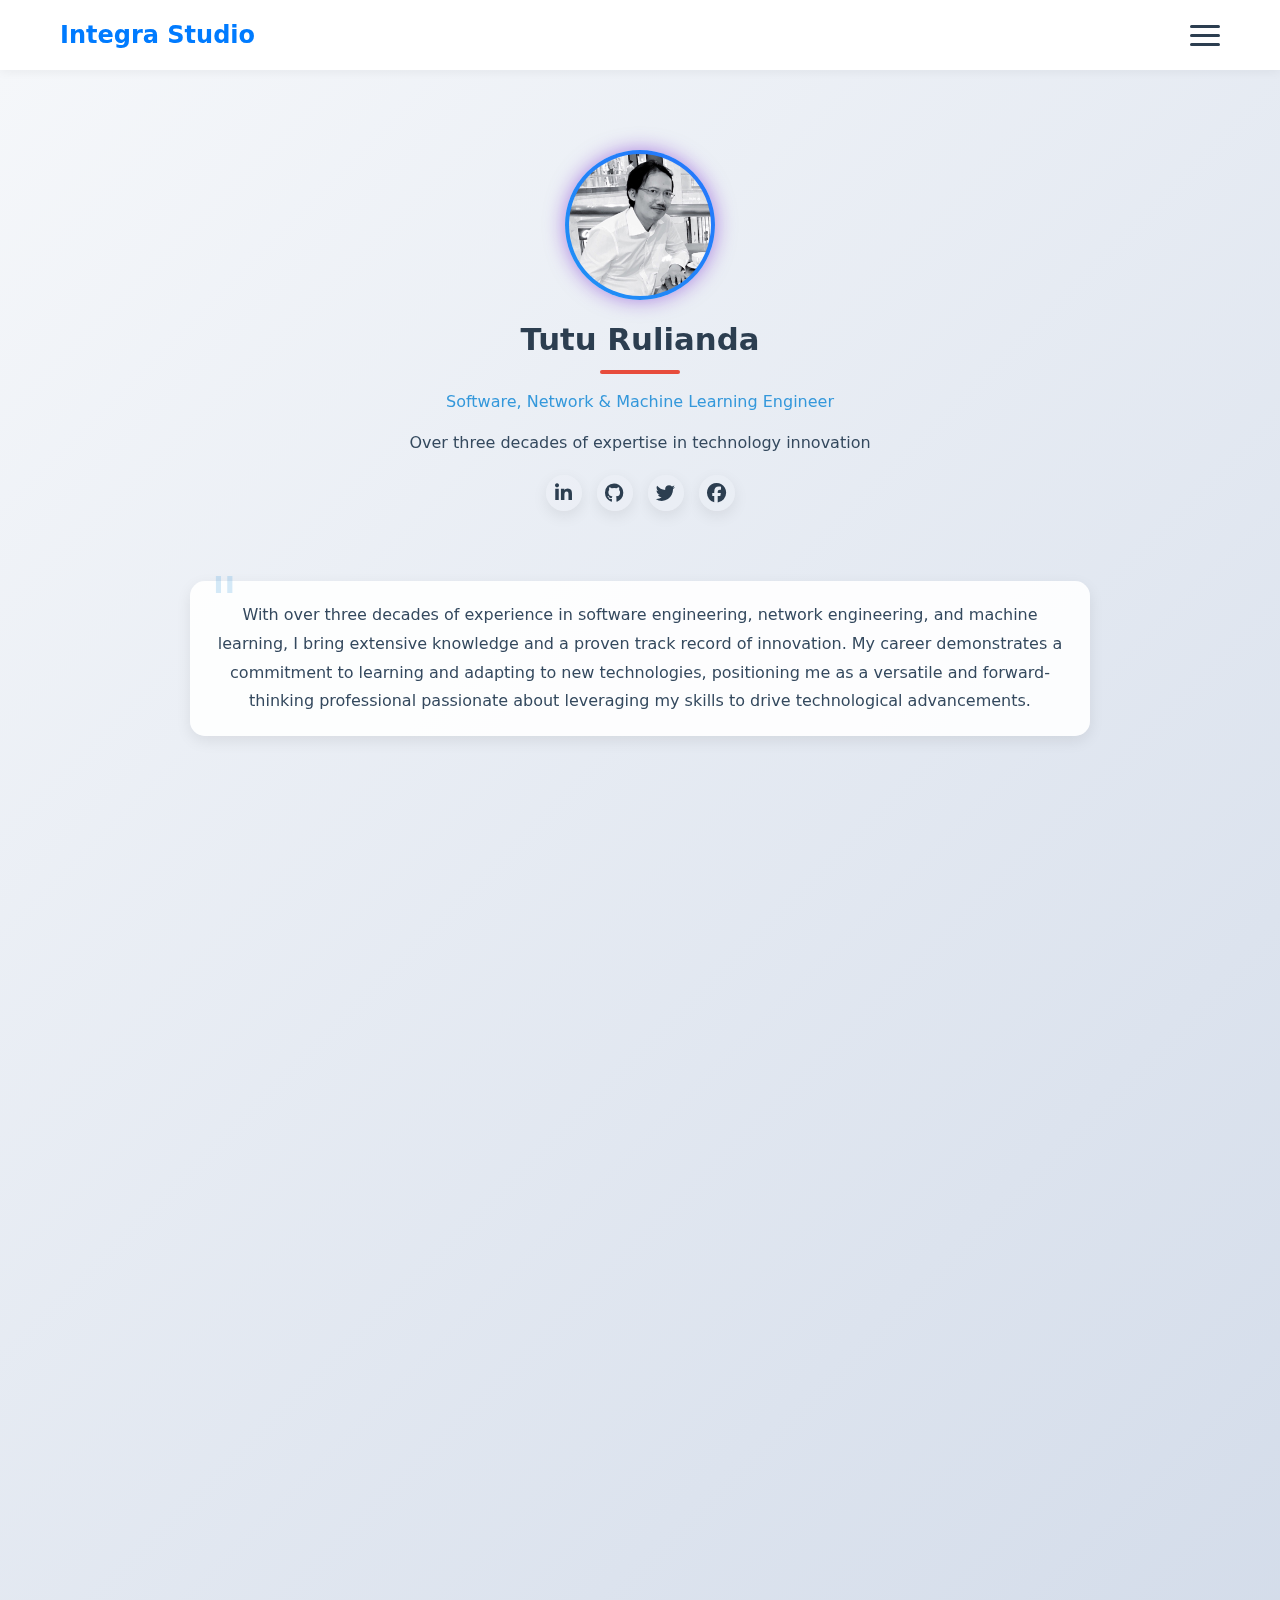
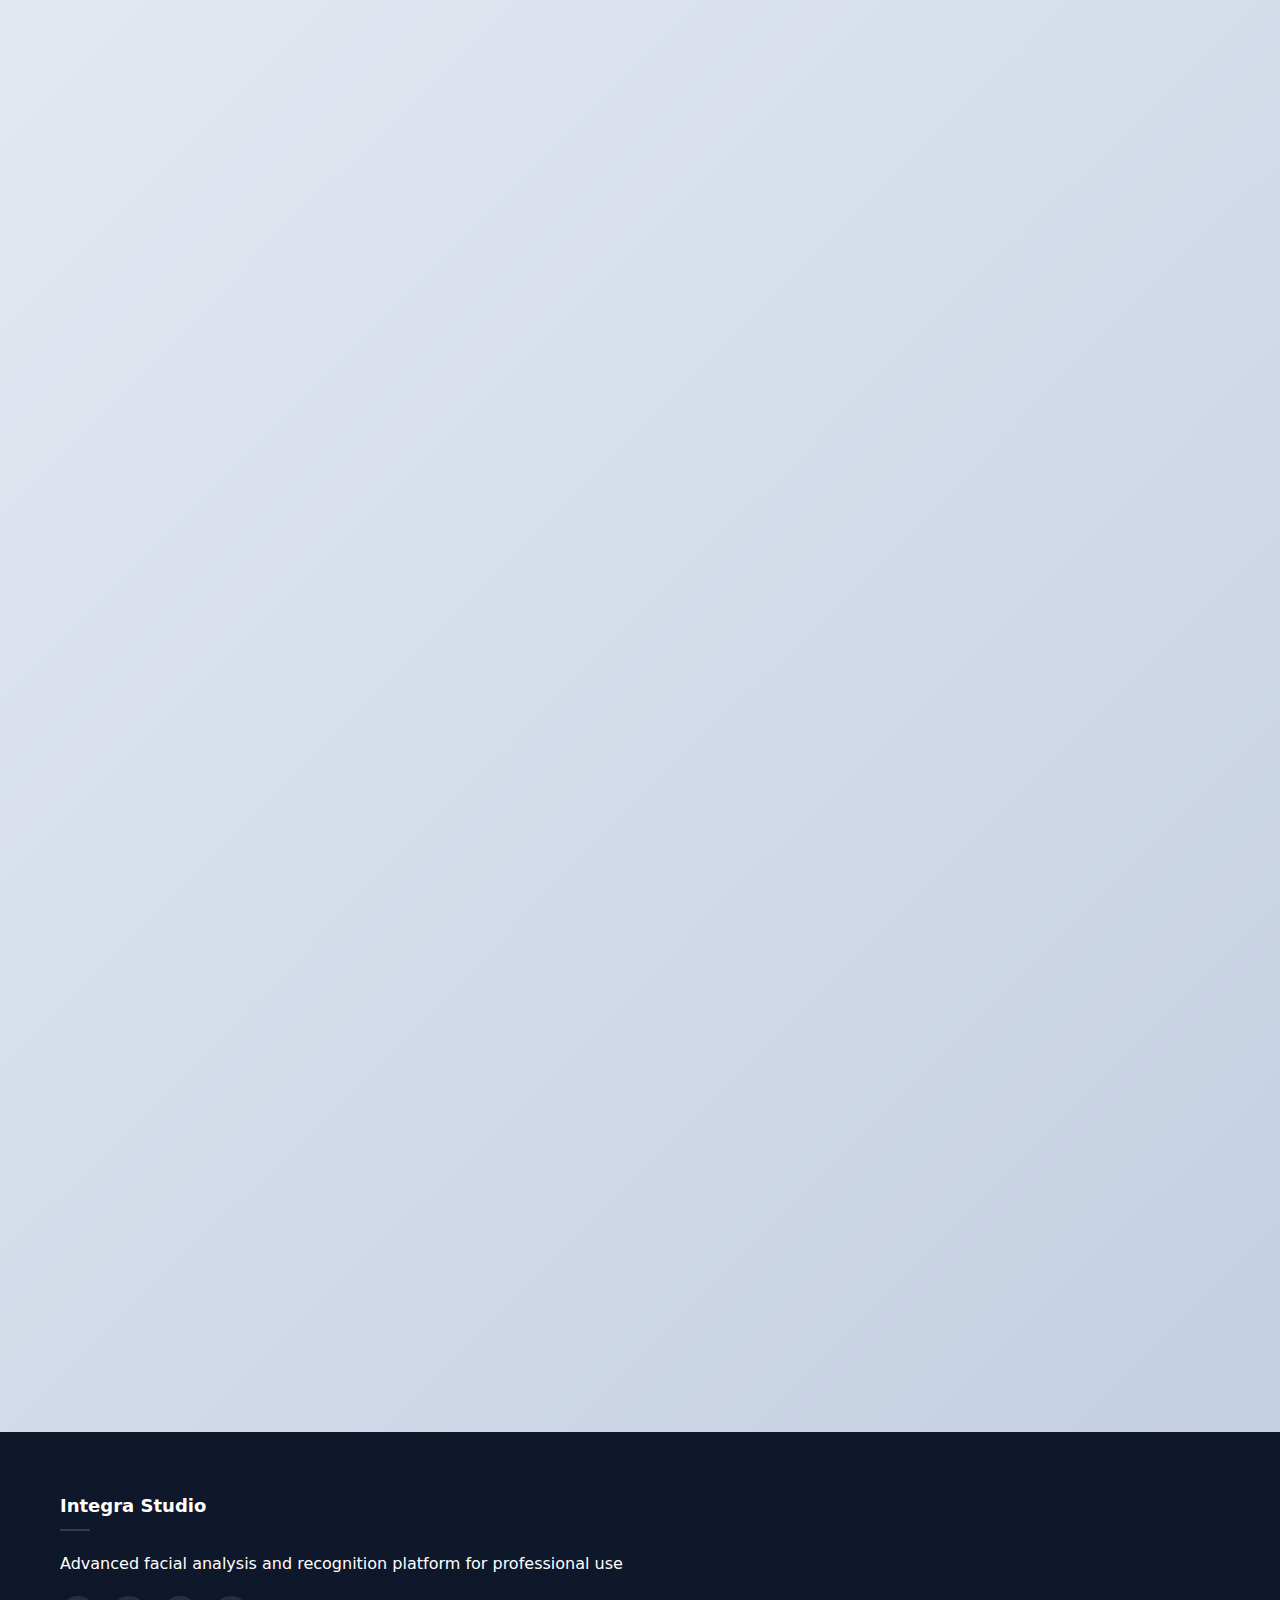
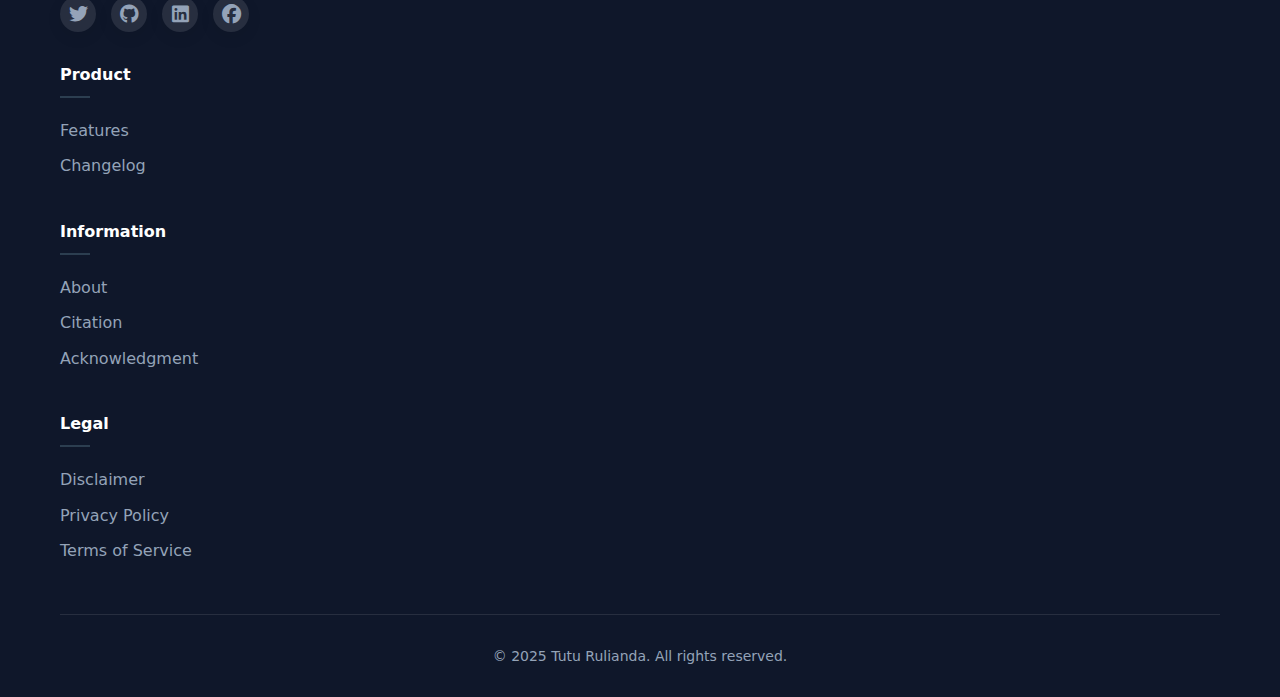
<file: about.html>
<!DOCTYPE html>
<html lang="en">

<head>
    <!-- Google tag (gtag.js) -->
    <script async src="https://www.googletagmanager.com/gtag/js?id=G-7F6P778BVR"></script>
    <script>
        window.dataLayer = window.dataLayer || [];

        function gtag() {
            dataLayer.push(arguments);
        }
        gtag('js', new Date());

        gtag('config', 'G-7F6P778BVR');
    </script>
    <meta charset="UTF-8">
    <meta name="viewport" content="width=device-width, initial-scale=1.0">
    <title>Tutu Rulianda - Software, Network & ML Engineer</title>
    <meta name="description" content="Tutu Rulianda is a software engineer graduated from the Tenth of November Institute of Technology.">
    <meta name="author" content="Tutu Rulianda">
    <meta name="keywords" content="tutu rulianda, integra studio, full stack development, software engineer">
    <link rel="icon" href="https://tuturulianda.com/tutu-rulianda.jpg" type="image/jpeg">
    <link rel="canonical" href="https://tuturulianda.com/about">
    <meta name="referrer" content="no-referrer-when-downgrade">
    <meta property="og:title" content="Integra Studio" />
    <meta property="og:type" content="website" />
    <meta property="og:url" content="https://tuturulianda.com/about" />
    <meta property="og:description" content="Tutu Rulianda is a software engineer graduated from the Tenth of November Institute of Technology." />
    <meta property="og:image" content="https://tuturulianda.com/tutu-rulianda.jpg" />
    <script type="application/ld+json">
        {
            "@context": "https://schema.org",
            "@type": "Person",
            "name": "Tutu Rulianda",
            "jobTitle": "Software Engineer",
            "address": {
                "@type": "PostalAddress",
                "streetAddress": "Villa Bintaro Regency",
                "addressLocality": "South Tangerang",
                "addressRegion": "Banten",
                "postalCode": "15126"
            },
            "telephone": "+62 (21) 745-9302",
            "email": "me@tuturulianda.com",
            "url": "https://tuturulianda.com",
            "image": "https://tuturulianda.com/tutu-rulianda.jpg",
            "sameAs": [
                "https://github.com/in/tutu-rulianda",
                "https://twitter.com/tutu_rulianda"
            ]
        }
    </script>
    <meta name="twitter:card" content="summary_large_image" />
    <meta name="twitter:creator" content="@tutu_rulianda" />
    <meta name="twitter:title" content="Integra Studio" />
    <meta name="twitter:description" content="Tutu Rulianda is a software engineer graduated from the Tenth of November Institute of Technology." />
    <meta name="twitter:image" content="https://tuturulianda.com/tutu-rulianda.jpg" />
    <link rel="stylesheet" href="https://cdnjs.cloudflare.com/ajax/libs/font-awesome/6.4.0/css/all.min.css">
    <link href="https://fonts.googleapis.com/css2?family=Roboto:wght@300;400;500;700&family=Playfair+Display:wght@400;600;700&display=swap" rel="stylesheet">
    <link rel="icon" href="/favicon.svg" type="image/svg+xml">
    <link rel="icon" href="/favicon-32x32.png" sizes="32x32" type="image/png">
    <link rel="icon" href="/favicon-16x16.png" sizes="16x16" type="image/png">
    <link rel="apple-touch-icon" href="/apple-touch-icon.png" sizes="180x180">
    <link rel="manifest" href="/site.webmanifest">
    <style>
        /* Animation Keyframes and Classes for Each Section */
        @keyframes fadeInUp {
            from {
                opacity: 0;
                transform: translateY(40px);
            }

            to {
                opacity: 1;
                transform: translateY(0);
            }
        }

        @keyframes fadeInLeft {
            from {
                opacity: 0;
                transform: translateX(-60px);
            }

            to {
                opacity: 1;
                transform: translateX(0);
            }
        }

        @keyframes fadeInRight {
            from {
                opacity: 0;
                transform: translateX(60px);
            }

            to {
                opacity: 1;
                transform: translateX(0);
            }
        }

        @keyframes zoomIn {
            from {
                opacity: 0;
                transform: scale(0.8);
            }

            to {
                opacity: 1;
                transform: scale(1);
            }
        }

        @keyframes bounceIn {
            0% {
                opacity: 0;
                transform: scale(0.8) translateY(60px);
            }

            60% {
                opacity: 1;
                transform: scale(1.05) translateY(-10px);
            }

            80% {
                transform: scale(0.97) translateY(4px);
            }

            100% {
                opacity: 1;
                transform: scale(1) translateY(0);
            }
        }

        .animate-fadeInUp {
            opacity: 0;
            transform: translateY(40px);
            transition: opacity 0.7s, transform 0.7s;
            will-change: opacity, transform;
        }

        .animate-fadeInUp.visible {
            opacity: 1;
            transform: translateY(0);
            animation: fadeInUp 0.7s both;
        }

        .animate-fadeInLeft {
            opacity: 0;
            transform: translateX(-60px);
            transition: opacity 0.7s, transform 0.7s;
            will-change: opacity, transform;
        }

        .animate-fadeInLeft.visible {
            opacity: 1;
            transform: translateX(0);
            animation: fadeInLeft 0.7s both;
        }

        .animate-fadeInRight {
            opacity: 0;
            transform: translateX(60px);
            transition: opacity 0.7s, transform 0.7s;
            will-change: opacity, transform;
        }

        .animate-fadeInRight.visible {
            opacity: 1;
            transform: translateX(0);
            animation: fadeInRight 0.7s both;
        }

        .animate-zoomIn {
            opacity: 0;
            transform: scale(0.8);
            transition: opacity 0.7s, transform 0.7s;
            will-change: opacity, transform;
        }

        .animate-zoomIn.visible {
            opacity: 1;
            transform: scale(1);
            animation: zoomIn 0.7s both;
        }

        .animate-bounceIn {
            opacity: 0;
            transform: scale(0.8) translateY(60px);
            transition: opacity 0.7s, transform 0.7s;
            will-change: opacity, transform;
        }

        .animate-bounceIn.visible {
            opacity: 1;
            transform: scale(1) translateY(0);
            animation: bounceIn 0.8s both;
        }

        * {
            margin: 0;
            padding: 0;
            box-sizing: border-box;
            font-family: system-ui, -apple-system, BlinkMacSystemFont, 'Segoe UI', Roboto, Oxygen, Ubuntu, Cantarell, 'Open Sans', 'Helvetica Neue', sans-serif;
        }

        :root {
            --primary: #007bff;
            --primary-dark: #0056b3;
            --secondary: #2563eb;
            --dark: #1e293b;
            --light: #f8fafc;
            --gray: #64748b;
            --gray-light: #e2e8f0;
        }

        body {
            background-color: var(--light);
            color: var(--dark);
            line-height: 1.6;
            overflow-x: hidden;
            /* Remove any default margin that might cause the gap */
            margin: 0;
            padding: 0;
        }

        .container {
            width: 100%;
            max-width: 1200px;
            margin: 0 auto;
            padding: 0 20px;
        }

        /* Header Styles */
        header {
            background-color: white;
            box-shadow: 0 2px 10px rgba(0, 0, 0, 0.05);
            position: fixed;
            width: 100%;
            top: 0;
            z-index: 1000;
            /* Fixed height - no min-height */
            height: 70px;
            display: flex;
            align-items: center;
        }

        .header-container {
            display: flex;
            justify-content: space-between;
            align-items: center;
            /* Remove vertical padding from container */
            padding: 0 20px;
            position: relative;
            /* Container should also be exactly 70px */
            height: 70px;
            width: 100%;
            max-width: 1200px;
            margin: 0 auto;
        }

        .logo {
            font-size: 24px;
            font-weight: 700;
            color: var(--primary);
            text-decoration: none;
            display: flex;
            align-items: center;
            gap: 10px;
        }

        .logo i {
            color: var(--secondary);
        }

        nav ul {
            display: flex;
            list-style: none;
            gap: 30px;
        }

        nav a {
            text-decoration: none;
            color: var(--dark);
            font-weight: 500;
            transition: color 0.3s;
        }

        /* nav a:hover {
            color: var(--dark);
        } */

        .header-buttons {
            display: flex;
            gap: 15px;
        }

        /* Hamburger Menu */
        .menu-toggle {
            display: none;
            flex-direction: column;
            cursor: pointer;
            width: 30px;
            height: 21px;
            position: relative;
        }

        .menu-toggle span {
            display: block;
            height: 3px;
            width: 100%;
            background-color: var(--dark);
            border-radius: 3px;
            transition: all 0.3s ease;
            position: absolute;
        }

        .menu-toggle span:nth-child(1) {
            top: 0;
        }

        .menu-toggle span:nth-child(2) {
            top: 9px;
        }

        .menu-toggle span:nth-child(3) {
            top: 18px;
        }

        .menu-toggle.active span:nth-child(1) {
            transform: rotate(45deg);
            top: 9px;
        }

        .menu-toggle.active span:nth-child(2) {
            opacity: 0;
        }

        .menu-toggle.active span:nth-child(3) {
            transform: rotate(-45deg);
            top: 9px;
        }

        /* Mobile Navigation - Fixed with proper margins */
        /* Mobile Navigation */
        .mobile-nav {
            display: none;
            position: absolute;
            top: 100%;
            left: 0;
            right: 0;
            background: white;
            box-shadow: 0 5px 10px rgba(0, 0, 0, 0.1);
            padding-top: 20px;
            padding-bottom: 20px;
            padding-left: 40px;
            border-bottom-left-radius: 15px;
            border-bottom-right-radius: 15px;
            z-index: 999;
        }

        .mobile-nav.active {
            display: block;
        }

        .mobile-nav ul {
            list-style: none;
            text-align: left;
        }

        .mobile-nav li {
            margin-bottom: 15px;
        }

        .mobile-nav a {
            text-decoration: none;
            color: var(--dark);
            left: 40px;
            font-size: 18px;
            line-height: 0.5;
            font-weight: 500;
            transition: color 0.3s;
            display: block;
            padding: 8px 0;
        }

        /* .mobile-nav a:hover {
            color: var(--dark);
        } */

        .mobile-nav .header-buttons {
            flex-direction: column;
            align-items: center;
            margin-top: 20px;
            gap: 10px;
        }

        /* Responsive Design - Fixed mobile header padding */
        @media (max-width: 1280px) {
            .header-container {
                padding: 15px 20px;
                /* Added left and right padding */
            }

            nav,
            .header-buttons {
                display: none;
            }

            .menu-toggle {
                display: flex;
            }

            /* Ensure mobile nav has proper margins */
            .mobile-nav {
                left: 0;
                right: 0;
                width: 100%;
                border-radius: 0;
            }
        }

        @media (min-width: 1281px) {
            .mobile-nav {
                display: none;
            }
        }

        a {
            text-decoration: none;
        }

        .integra-logo {
            display: flex;
            align-items: center;
            gap: 10px;
            text-decoration: none;
        }

        .integra-logo span {
            display: flex;
            align-items: center;
            line-height: 1;
        }

        /* Just fix the hover colors with higher specificity */
        /* header nav a:hover,
        header .mobile-nav a:hover {
            color: #007bff;
            opacity: 1;
            visibility: visible;
        } */
    </style>
</head>

<body>
    <header>
        <div class="container header-container">
            <a href="index.html" class="integra-logo" style="border: none; background-image: none; display: flex; align-items: center; gap: 10px; text-decoration: none;">
                <span style="color: #007bff; font-size: 24px; font-weight: 700; line-height: 1; display: flex; align-items: center;">Integra Studio</span>
            </a>
            <nav>
                <ul>
                    <li><a href="index.html">Home</a></li>
                    <li><a href="about.html">About</a></li>
                    <li><a href="features.html">Features</a></li>
                    <li><a href="changelog.html">Changelog</a></li>
                    <li><a href="citation.html">Citation</a></li>
                    <li><a href="credits.html">Acknowledgment</a></li>
                </ul>
            </nav>
            <div class="menu-toggle" id="menuToggle">
                <span></span>
                <span></span>
                <span></span>
            </div>
        </div>
        <div class="mobile-nav" id="mobileNav">
            <ul>
                <li><a href="index.html">Home</a></li>
                <li><a href="about.html">About</a></li>
                <li><a href="features.html">Features</a></li>
                <li><a href="changelog.html">Changelog</a></li>
                <li><a href="citation.html">Citation</a></li>
                <li><a href="credits.html">Acknowledgment</a></li>
            </ul>
        </div>
    </header>

    <!-- Rest of your HTML content remains the same -->
    <style>
        :root {
            --primary: #2c3e50;
            --secondary: #3498db;
            --accent: #e74c3c;
            --light: #f8f9fa;
            --dark: #2c3e50;
            --text: #34495e;
            --text-primary: #1f2937;
            --text-secondary: #6b7280;
            --background: #ffffff;
            --gradient-start: #f5f7fa;
            --gradient-end: #c3cfe2;
            --shadow: 0 5px 15px rgba(0, 0, 0, 0.08);
            --transition: all 0.3s ease;
        }

        .div-body {
            color: var(--text);
            line-height: 1.6;
            background: linear-gradient(135deg, var(--gradient-start) 0%, var(--gradient-end) 100%);
            min-height: 100vh;
            font-size: 1rem;
            /* 13px */
        }

        .div-container {
            max-width: 100%;
            margin: 0 auto;
            padding: 20px;
            /* Removed the border that was creating the gray line */
        }

        .div-header {
            text-align: center;
            padding: 60px 20px 40px;
            margin-bottom: 30px;
            position: relative;
        }

        .profile-image {
            width: 180px;
            height: 180px;
            border-radius: 50%;
            margin: 0 auto 25px;
            background: linear-gradient(135deg, var(--secondary) 0%, var(--primary) 100%);
            display: flex;
            align-items: center;
            justify-content: center;
            color: white;
            font-size: 4rem;
            /* 52px */
            box-shadow: var(--shadow);
            border: 5px solid white;
        }

        h1,
        h2,
        h3 {
            color: var(--dark);
            font-weight: 700;
        }

        h1 {
            font-size: 2.4615rem;
            /* 32px (32/13 = 2.4615) */
            margin-bottom: 10px;
            position: relative;
            display: inline-block;
        }

        h1::after {
            content: '';
            position: absolute;
            bottom: -10px;
            left: 50%;
            transform: translateX(-50%);
            width: 80px;
            height: 4px;
            background: var(--accent);
            border-radius: 2px;
        }

        .tagline {
            font-size: 16px;
            /* 14px (14/13 = 1.0769) */
            color: var(--secondary);
            margin: 15px 0;
            font-weight: 500;
        }

        .social-links {
            display: flex;
            justify-content: center;
            gap: 20px;
            margin-top: 25px;
        }

        a {
            text-decoration: none;
        }

        .social-links a {
            width: 45px;
            height: 45px;
            border-radius: 50%;
            background: white;
            display: flex;
            align-items: center;
            justify-content: center;
            color: var(--primary);
            font-size: 1.2rem;
            /* 15.6px */
            transition: var(--transition);
            box-shadow: var(--shadow);
            text-decoration: none;
        }

        .social-links a:hover {
            transform: translateY(-3px);
            color: var(--accent);
        }

        .intro {
            max-width: 900px;
            margin: 0 auto 50px;
            font-size: 16px;
            /* 14px */
            text-align: center;
            line-height: 1.8;
            padding: 30px;
            background: rgba(255, 255, 255, 0.9);
            border-radius: 15px;
            box-shadow: var(--shadow);
            position: relative;
        }

        .intro::before {
            content: '"';
            font-size: 3.8462rem;
            /* 50px */
            color: var(--secondary);
            opacity: 0.2;
            position: absolute;
            top: -10px;
            left: 20px;
            line-height: 1;
        }

        .timeline-section {
            margin: 50px 0;
        }

        .section-title {
            text-align: center;
            font-size: 1.6923rem;
            /* 22px */
            margin-bottom: 50px;
            position: relative;
        }

        .section-title::after {
            content: '';
            position: absolute;
            bottom: -15px;
            left: 50%;
            transform: translateX(-50%);
            width: 100px;
            height: 4px;
            background: var(--accent);
            border-radius: 2px;
        }

        .timeline {
            position: relative;
            max-width: 900px;
            margin: 0 auto;
        }

        .timeline::after {
            content: '';
            position: absolute;
            width: 6px;
            background-color: var(--secondary);
            top: 0;
            bottom: 0;
            left: 50%;
            margin-left: -3px;
            border-radius: 10px;
        }

        .timeline-item {
            padding: 10px 40px;
            position: relative;
            width: 50%;
            box-sizing: border-box;
        }

        .timeline-item:nth-child(odd) {
            left: 0;
        }

        .timeline-item:nth-child(even) {
            left: 50%;
        }

        .timeline-content {
            padding: 25px;
            background-color: white;
            position: relative;
            border-radius: 12px;
            box-shadow: var(--shadow);
            transition: var(--transition);
        }

        .timeline-content:hover {
            transform: translateY(-5px);
            box-shadow: 0 12px 25px rgba(0, 0, 0, 0.15);
        }

        .timeline-item:nth-child(odd) .timeline-content {
            margin-right: 30px;
        }

        .timeline-item:nth-child(even) .timeline-content {
            margin-left: 30px;
        }

        .year-badge {
            position: absolute;
            top: 20px;
            width: 80px;
            height: 80px;
            border-radius: 50%;
            background: var(--primary);
            color: white;
            display: flex;
            align-items: center;
            justify-content: center;
            font-weight: 700;
            font-size: 16px;
            /* 14px */
            box-shadow: 0 0 0 4px var(--secondary), inset 0 0 0 2px white;
            z-index: 1;
        }

        .timeline-item:nth-child(odd) .year-badge {
            right: -40px;
        }

        .timeline-item:nth-child(even) .year-badge {
            left: -40px;
        }

        .timeline-content h3 {
            margin-bottom: 15px;
            color: var(--primary);
            font-size: 16px;
            /* 14px */
            padding-top: 5px;
        }

        .timeline-content p {
            margin-bottom: 0;
            color: var(--text);
        }

        .skills-section {
            margin: 80px 0;
        }

        .skills-grid {
            display: grid;
            grid-template-columns: repeat(auto-fit, minmax(300px, 1fr));
            gap: 25px;
            margin-top: 40px;
        }

        .skill-category {
            background: white;
            border-radius: 12px;
            overflow: hidden;
            box-shadow: var(--shadow);
            transition: var(--transition);
        }

        .skill-category:hover {
            transform: translateY(-5px);
            box-shadow: 0 12px 25px rgba(0, 0, 0, 0.15);
        }

        .skill-header {
            background: var(--primary);
            color: white;
            padding: 20px;
            text-align: center;
        }

        .skill-header i {
            font-size: 1.9231rem;
            /* 25px */
            margin-bottom: 15px;
            display: block;
        }

        .skill-content {
            padding: 25px;
        }

        .skill-item {
            margin-bottom: 15px;
        }

        .skill-name {
            display: flex;
            justify-content: space-between;
            margin-bottom: 5px;
        }

        .skill-bar {
            height: 10px;
            background: #e9ecef;
            border-radius: 5px;
            overflow: hidden;
        }

        .skill-progress {
            height: 100%;
            background: linear-gradient(to right, var(--secondary), var(--primary));
            border-radius: 5px;
        }

        .links {
            margin-top: 1px;
        }

        a {
            color: var(--text-primary);
            text-decoration: none;
        }

        /* a:hover {
            color: var(--text-primary);
        } */

        @media (max-width: 1280px) {
            .timeline::after {
                left: 31px;
            }

            .timeline-item {
                width: 100%;
                padding-left: 70px;
                padding-right: 25px;
            }

            .timeline-item:nth-child(even) {
                left: 0;
            }

            .timeline-item:nth-child(odd) .timeline-content,
            .timeline-item:nth-child(even) .timeline-content {
                margin: 0 0 60px 0;
            }

            .timeline-item:nth-child(odd) .year-badge,
            .timeline-item:nth-child(even) .year-badge {
                left: 10px;
                right: auto;
                top: -30px;
                width: 60px;
                height: 60px;
                font-size: 16px;
                /* 14px */
            }

            h1 {
                font-size: 1.9231rem;
                /* 25px */
            }

            .tagline {
                font-size: 16px;
                /* 14px */
            }

            .intro {
                font-size: 16px;
                /* 14px */
                padding: 20px;
            }

            .section-title {
                font-size: 1.3846rem;
                /* 18px */
            }
        }

        @media (max-width: 768px) {
            .div-body {
                overflow: hidden;
            }
        }

        .profile-container {
            max-width: 100%;
            width: 100%;
            padding: 30px;
        }

        .profile-grid {
            display: grid;
            grid-template-columns: repeat(auto-fit, minmax(250px, 1fr));
            gap: 30px;
            margin-top: 20px;
        }

        .profile-card {
            background: white;
            border-radius: 15px;
            padding: 25px;
            text-align: center;
            box-shadow: 0 10px 20px rgba(0, 0, 0, 0.1);
            transition: transform 0.3s ease, box-shadow 0.3s ease;
        }

        .profile-card:hover {
            transform: translateY(-5px);
            box-shadow: 0 15px 30px rgba(0, 0, 0, 0.2);
        }

        .profile-title {
            font-size: 16px;
            /* 14px */
            color: #333;
            margin-bottom: 15px;
            font-weight: 600;
        }

        /* Base circular profile image */
        .profile-img {
            width: 150px;
            height: 150px;
            border-radius: 50%;
            margin: 0 auto 15px;
            overflow: hidden;
            position: relative;
            background: linear-gradient(45deg, #1e91f5, #2575fc);
            padding: 4px;
        }

        .profile-img img {
            width: 100%;
            height: 100%;
            object-fit: cover;
            border-radius: 50%;
            display: block;
        }

        /* Style variations */
        .style1 .profile-img {
            box-shadow: 0 0 0 4px white, 0 0 0 8px #1e91f5;
        }

        .style2 .profile-img {
            border: 4px solid transparent;
            background: linear-gradient(white, white) padding-box,
                linear-gradient(45deg, #ff9a9e, #fad0c4, #fad0c4, #a18cd1) border-box;
        }

        .style3 .profile-img {
            box-shadow: 0 5px 15px rgba(0, 0, 0, 0.2);
            border: 4px dashed #2575fc;
        }

        .style4 .profile-img {
            box-shadow: 0 0 20px rgba(106, 17, 203, 0.5);
        }

        .style5 .profile-img {
            background: linear-gradient(white, white) padding-box,
                linear-gradient(45deg, #ff6b6b, #4ecdc4, #45b7d1, #96ceb4) border-box;
            border: 4px solid transparent;
        }

        .style6 .profile-img {
            position: relative;
        }

        .style6 .profile-img::after {
            content: '';
            position: absolute;
            top: -5px;
            left: -5px;
            right: -5px;
            bottom: -5px;
            background: linear-gradient(45deg, #ff9a9e, #fad0c4, #fad0c4, #a18cd1);
            border-radius: 50%;
            z-index: -1;
            animation: rotate 3s linear infinite;
        }

        /* Hover effects */
        .hover-effect1 .profile-img:hover {
            transform: scale(1.05);
            transition: transform 0.3s ease;
        }

        .hover-effect2 .profile-img:hover {
            box-shadow: 0 0 20px rgba(37, 117, 252, 0.7);
            transition: box-shadow 0.3s ease;
        }

        .hover-effect3 .profile-img:hover img {
            filter: brightness(1.1);
            transition: filter 0.3s ease;
        }

        .hover-effect4 .profile-img:hover {
            background: linear-gradient(white, white) padding-box,
                linear-gradient(45deg, #ff6b6b, #4ecdc4, #45b7d1, #96ceb4) border-box;
            border: 4px solid transparent;
            transition: all 0.3s ease;
        }

        /* Animation */
        @keyframes rotate {
            from {
                transform: rotate(0deg);
            }

            to {
                transform: rotate(360deg);
            }
        }

        .instructions {
            max-width: 800px;
            margin: 40px auto 0;
            background: white;
            padding: 25px;
            border-radius: 15px;
            box-shadow: 0 10px 20px rgba(0, 0, 0, 0.1);
        }

        .instructions h2 {
            color: #1e91f5;
            margin-bottom: 15px;
            text-align: center;
        }

        .instructions p {
            color: #555;
            line-height: 1.6;
            margin-bottom: 15px;
        }

        .instructions code {
            background: #f5f5f5;
            padding: 2px 6px;
            border-radius: 4px;
            font-family: monospace;
        }

        @media (max-width: 1280px) {
            .profile-grid {
                grid-template-columns: 1fr;
            }

            .div-container {
                padding: 20px;
            }
        }

        h1,
        h2,
        h3,
        h4,
        h5 {
            cursor: default;
        }

        h1:hover,
        h2:hover,
        h3:hover,
        h4:hover,
        h5:hover {
            transform: scale(1.02) skewX(-2deg);
        }

        p {
            cursor: default;
        }

        p:hover {
            transform: scale(1.02) skewX(-2deg);
        }

        .app-header h1:hover {
            transform: scale(1.05) skewX(-2deg);
        }

        .app-header .tagline:hover {
            transform: scale(1.05) skewX(-2deg);
        }
    </style>

    <div style="height: 70px;"></div>

    <div class="div-body" style="overflow: hidden;">
        <div class="div-container">
            <div class="div-header animate-fadeInUp">
                <div class="style4 hover-effect4">
                    <div class="profile-img">
                        <img src="./static/tutu-rulianda.jpg" alt="Tutu Rulianda Profile Image">
                    </div>
                </div>
                <h1>Tutu Rulianda</h1>
                <p class="tagline">Software, Network & Machine Learning Engineer</p>
                <p style="font-size: 16px">Over three decades of expertise in technology innovation</p>

                <div class="social-links" style="justify-content: center;">
                    <a href="https://www.linkedin.com/in/tutu-rulianda" rel="nofollow"><i class="fab fa-linkedin-in"></i></a>
                    <a href="https://www.github.com/tutu-rulianda" rel="nofollow"><i class="fab fa-github"></i></a>
                    <a href="https://www.twitter.com/tutu_rulianda" rel="nofollow"><i class="fab fa-twitter"></i></a>
                    <a href="https://www.facebook.com/tutu.rulianda" rel="nofollow"><i class="fab fa-facebook"></i></a>
                </div>
            </div>

            <div class="intro animate-zoomIn">
                <p>With over three decades of experience in software engineering, network engineering, and machine learning, I bring extensive knowledge and a proven track record of innovation. My career demonstrates a commitment to learning and adapting to new technologies, positioning me as a versatile and forward-thinking professional passionate about leveraging my skills to drive technological advancements.</p>
            </div>

            <section class="timeline-section animate-fadeInRight">
                <h2 class="section-title">Professional Journey</h2>

                <div class="timeline">
                    <div class="timeline-item">
                        <div class="year-badge">1996</div>
                        <div class="timeline-content">
                            <h3>Software Engineering</h3>
                            <p>My software engineering career began, grounded in the principles of SWEBOK. I started with PowerBuilder, which laid the foundation for my development skills.</p>
                        </div>
                    </div>

                    <div class="timeline-item">
                        <div class="year-badge">2000</div>
                        <div class="timeline-content">
                            <h3>Network Engineering</h3>
                            <p>Began focusing on network engineering, starting with a deep understanding of the OSI model.</p>
                        </div>
                    </div>

                    <div class="timeline-item">
                        <div class="year-badge">2008</div>
                        <div class="timeline-content">
                            <h3>Database Expertise</h3>
                            <p>Expanded my expertise to include MySQL, building scalable and efficient database systems.</p>
                        </div>
                    </div>

                    <div class="timeline-item">
                        <div class="year-badge">2018</div>
                        <div class="timeline-content">
                            <h3>Technology Expansion</h3>
                            <p>Added PostgreSQL, MongoDB, Python, NodeJS, and JavaScript to my skillset, enabling me to develop dynamic, high-performance applications.</p>
                        </div>
                    </div>

                    <div class="timeline-item">
                        <div class="year-badge">2018</div>
                        <div class="timeline-content">
                            <h3>Web Security & Machine Learning</h3>
                            <p>Transitioned to web-based security, emphasizing web-based firewalls and OWASP guidelines. Began my journey into machine learning utilizing Python, NodeJS, and JavaScript.</p>
                        </div>
                    </div>

                    <div class="timeline-item">
                        <div class="year-badge">2023</div>
                        <div class="timeline-content">
                            <h3>Face Biometrics Specialization</h3>
                            <p>Specialized in face biometrics using OpenCV and creating machine learning models with TensorFlow, delivering cutting-edge solutions.</p>
                        </div>
                    </div>

                    <div class="timeline-item">
                        <div class="year-badge">2024</div>
                        <div class="timeline-content">
                            <h3>Advanced Security Solutions</h3>
                            <p>Adopted unified XDR and SIEM solutions using Wazuh for comprehensive security analytics and operations.</p>
                        </div>
                    </div>
                </div>
            </section>

            <section class="skills-section animate-bounceIn">
                <h2 class="section-title">Areas of Expertise</h2>

                <div class="skills-grid">
                    <div class="skill-category">
                        <div class="skill-header">
                            <i class="fas fa-laptop-code"></i>
                            <h3>Software Engineering</h3>
                        </div>
                        <div class="skill-content">
                            <div class="skill-item">
                                <div class="skill-name">
                                    <span>Python/NodeJS/JavaScript</span>
                                    <span>95%</span>
                                </div>
                                <div class="skill-bar">
                                    <div class="skill-progress" style="width: 95%"></div>
                                </div>
                            </div>

                            <div class="skill-item">
                                <div class="skill-name">
                                    <span>MySQL/PostgreSQL</span>
                                    <span>90%</span>
                                </div>
                                <div class="skill-bar">
                                    <div class="skill-progress" style="width: 90%"></div>
                                </div>
                            </div>

                            <div class="skill-item">
                                <div class="skill-name">
                                    <span>MongoDB</span>
                                    <span>85%</span>
                                </div>
                                <div class="skill-bar">
                                    <div class="skill-progress" style="width: 85%"></div>
                                </div>
                            </div>
                        </div>
                    </div>

                    <div class="skill-category">
                        <div class="skill-header">
                            <i class="fas fa-network-wired"></i>
                            <h3>Network Engineering</h3>
                        </div>
                        <div class="skill-content">
                            <div class="skill-item">
                                <div class="skill-name">
                                    <span>Network Security</span>
                                    <span>92%</span>
                                </div>
                                <div class="skill-bar">
                                    <div class="skill-progress" style="width: 92%"></div>
                                </div>
                            </div>

                            <div class="skill-item">
                                <div class="skill-name">
                                    <span>OWASP Implementation</span>
                                    <span>88%</span>
                                </div>
                                <div class="skill-bar">
                                    <div class="skill-progress" style="width: 88%"></div>
                                </div>
                            </div>

                            <div class="skill-item">
                                <div class="skill-name">
                                    <span>XDR/SIEM Solutions</span>
                                    <span>85%</span>
                                </div>
                                <div class="skill-bar">
                                    <div class="skill-progress" style="width: 85%"></div>
                                </div>
                            </div>
                        </div>
                    </div>

                    <div class="skill-category">
                        <div class="skill-header">
                            <i class="fas fa-brain"></i>
                            <h3>Machine Learning</h3>
                        </div>
                        <div class="skill-content">
                            <div class="skill-item">
                                <div class="skill-name">
                                    <span>Face Biometrics</span>
                                    <span>90%</span>
                                </div>
                                <div class="skill-bar">
                                    <div class="skill-progress" style="width: 90%"></div>
                                </div>
                            </div>

                            <div class="skill-item">
                                <div class="skill-name">
                                    <span>TensorFlow</span>
                                    <span>87%</span>
                                </div>
                                <div class="skill-bar">
                                    <div class="skill-progress" style="width: 87%"></div>
                                </div>
                            </div>

                            <div class="skill-item">
                                <div class="skill-name">
                                    <span>OpenCV</span>
                                    <span>93%</span>
                                </div>
                                <div class="skill-bar">
                                    <div class="skill-progress" style="width: 93%"></div>
                                </div>
                            </div>
                        </div>
                    </div>
                </div>
            </section>
        </div>
    </div>

    <script>
        document.addEventListener('DOMContentLoaded', function() {
            window.addEventListener('beforeunload', function() {
                sessionStorage.setItem('scrollPosition', window.scrollY);
            });
            window.addEventListener('load', function() {
                document.body.style.minHeight = window.innerHeight + 'px';
                const savedPosition = sessionStorage.getItem('scrollPosition');
                if (savedPosition) {
                    requestAnimationFrame(() => {
                        requestAnimationFrame(() => {
                            window.scrollTo(0, parseInt(savedPosition));
                            sessionStorage.removeItem('scrollPosition');
                        });
                    });
                }
                document.body.clientHeight;
            });

            function isInViewport(element) {
                const rect = element.getBoundingClientRect();
                return (
                    rect.top <= (window.innerHeight || document.documentElement.clientHeight) * 0.85
                );
            }

            function animateElements() {
                const selectors = [
                    'header.animate-fadeInLeft',
                    '.div-header.animate-fadeInUp',
                    '.intro.animate-zoomIn',
                    '.timeline-section.animate-fadeInRight',
                    '.skills-section.animate-bounceIn',
                    '.footer.animate-fadeInUp'
                ];
                selectors.forEach(selector => {
                    const elements = document.querySelectorAll(selector);
                    elements.forEach(element => {
                        if (isInViewport(element)) {
                            element.classList.add('visible');
                        }
                    });
                });
            }
            animateElements();
            window.addEventListener('scroll', animateElements);
            const signInModal = document.getElementById('signInModal');
            const modalClose = document.getElementById('modalClose');
            const signInBtns = document.querySelectorAll('#signInBtn, #mobileSignInBtn, #heroSignInBtn, #demoSignInBtn, #ctaSignInBtn, #modalGmailBtn');
            signInBtns.forEach(btn => {
                btn.addEventListener('click', function() {
                    signInModal.classList.add('active');
                    document.body.style.overflow = 'hidden';
                    if (this.id === 'modalGmailBtn') {
                        window.location.href = '/login';
                    }
                });
            });
            modalClose.addEventListener('click', function() {
                signInModal.classList.remove('active');
                document.body.style.overflow = '';
            });
            signInModal.addEventListener('click', function(e) {
                if (e.target === signInModal) {
                    signInModal.classList.remove('active');
                    document.body.style.overflow = '';
                }
            });
            document.addEventListener('keydown', function(e) {
                if (e.key === 'Escape' && signInModal.classList.contains('active')) {
                    signInModal.classList.remove('active');
                    document.body.style.overflow = '';
                }
            });
            window.addEventListener('load', forceChromeFix);
        });
    </script>
    <style>
        .div-container2 {
            width: 100%;
            max-width: 1200px;
            margin: 0 auto;
            padding: 0 20px;
        }

        .gradio-container {
            max-width: none;
            padding: 0;
            margin: 0;
        }

        /* Footer */
        .footer {
            background: #0f172a;
            color: white;
            padding: 60px 0 30px;
        }

        .footer-container {
            display: grid;
            grid-template-columns: repeat(auto-fit, minmax(200px, 1fr));
            gap: 40px;
            margin-bottom: 40px;
        }

        .footer-col h3 {
            font-size: 18px;
            margin-bottom: 20px;
            position: relative;
            padding-bottom: 10px;
        }

        .footer-col h3::after {
            content: '';
            position: absolute;
            left: 0;
            bottom: 0;
            width: 30px;
            height: 2px;
            background: var(--primary);
        }

        .footer-col ul {
            list-style: none;
        }

        .footer-col ul li {
            margin-bottom: 10px;
        }

        .footer-col a {
            color: #94a3b8;
            text-decoration: none;
            transition: color 0.3s;
        }

        .footer-col a:hover {
            color: white;
        }

        .social-links {
            display: flex;
            justify-content: left;
            gap: 15px;
            margin-top: 20px;
        }

        .social-links a {
            width: 36px;
            height: 36px;
            border-radius: 50%;
            background: rgba(255, 255, 255, 0.1);
            display: flex;
            align-items: center;
            justify-content: center;
            transition: background 0.3s;
        }

        .social-links a:hover {
            background: var(--primary);
        }

        .footer-bottom {
            text-align: center;
            padding-top: 30px;
            border-top: 1px solid rgba(255, 255, 255, 0.1);
            color: #94a3b8;
            font-size: 14px;
        }

        /* Responsive Design - Fixed mobile header padding */
        @media (max-width: 1280px) {
            .footer-container {
                grid-template-columns: 1fr;
                gap: 30px;
            }
        }

        a {
            text-decoration: none;
        }

        .gray-blue {
            color: rgba(148, 163, 184, 1);
            font-size: 16px;
        }

        .gray-blue:hover {
            color: white;
            font-weight: 500;
        }        

        .gray-white {
            color: white;
            font-size: 16px;
        }

        /* a:hover {
            color: white;
            font-size: 16px;
        } */
    </style>

    <div class="footer" style="overflow: hidden;">
        <div class="div-container2">
            <div class="footer-container" style="font-weight: 300;">
                <div class="footer-col">
                    <h3 style="color: white;">Integra Studio</h3>
                    <p style="font-size: 16px; color: white;">Advanced facial analysis and recognition platform for professional use</p>
                    <div class="social-links">
                        <a href="https://x.com/tutu_rulianda" rel="nofollow"><i style="color: rgba(148, 163, 184, 1);" class="fab fa-twitter"></i></a>
                        <a href="https://github.com/tutu-rulianda" rel="nofollow"><i style="color: rgba(148, 163, 184, 1);" class="fab fa-github"></i></a>
                        <a href="https://www.linkedin.com/in/tutu-rulianda" rel="nofollow"><i style="color: rgba(148, 163, 184, 1);" class="fab fa-linkedin"></i></a>
                        <a href="https://www.facebook.com/tutu.rulianda" rel="nofollow"><i style="color: rgba(148, 163, 184, 1);" class="fab fa-facebook"></i></a>
                    </div>
                </div>

                <div class="footer-col">
                    <h3 style="font-size: 16px; color: white;">Product</h3>
                    <ul>
                        <li><a class="gray-blue" href="features.html">Features</a></li>
                        <li><a class="gray-blue" href="changelog.html">Changelog</a></li>
                    </ul>
                </div>

                <div class="footer-col">
                    <h3 style="font-size: 16px; color: white;">Information</h3>
                    <ul>
                        <li><a class="gray-blue" href="about.html">About</a></li>
                        <li><a class="gray-blue" href="citation.html">Citation</a></li>
                        <li><a class="gray-blue" href="credits.html">Acknowledgment</a></li>
                    </ul>
                </div>

                <div class="footer-col">
                    <h3 style="font-size: 16px; color: white;">Legal</h3>
                    <ul>
                        <li><a class="gray-blue" href="disclaimer.html">Disclaimer</a></li>
                        <li><a class="gray-blue" href="policy.html">Privacy Policy</a></li>
                        <li><a class="gray-blue" href="terms.html">Terms of Service</a></li>
                    </ul>
                </div>
            </div>
            <style>
                .p-copyright {
                    cursor: default;
                    transition: color 0.3s, transform 0.3s cubic-bezier(.68, -0.55, .27, 1.55);
                }

                .p-copyright:hover {
                    color: white;
                    transform: scale(1.02) skewX(-2deg);
                }
            </style>
            <div class="footer-bottom">
                <p class="gray-blue p-copyright" style="font-size: 14px;">&copy; 2025 Tutu Rulianda. All rights reserved.</p>
            </div>
        </div>
    </div>
    <script>
        const menuToggle = document.getElementById('menuToggle');
        const mobileNav = document.getElementById('mobileNav');
        menuToggle.addEventListener('click', function() {
            this.classList.toggle('active');
            mobileNav.classList.toggle('active');
        });
        const mobileLinks = document.querySelectorAll('.mobile-nav a');
        mobileLinks.forEach(link => {
            link.addEventListener('click', function() {
                menuToggle.classList.remove('active');
                mobileNav.classList.remove('active');
            });
        });
        document.querySelectorAll('a[href^="#"]').forEach(anchor => {
            anchor.addEventListener('click', function(e) {
                e.preventDefault();
                const targetId = this.getAttribute('href');
                if (targetId === '#') return;
                const targetElement = document.querySelector(targetId);
                if (targetElement) {
                    window.scrollTo({
                        top: targetElement.offsetTop - 80,
                        behavior: 'smooth'
                    });
                    menuToggle.classList.remove('active');
                    mobileNav.classList.remove('active');
                }
            });
        });
        window.addEventListener('scroll', function() {
            const header = document.querySelector('header');
            if (window.scrollY > 10) {
                header.style.boxShadow = '0 2px 10px rgba(0, 0, 0, 0.1)';
            } else {
                header.style.boxShadow = '0 2px 10px rgba(0, 0, 0, 0.05)';
            }
            
            // Close mobile menu when scrolling
            if (mobileNav.classList.contains('active')) {
                menuToggle.classList.remove('active');
                mobileNav.classList.remove('active');
            }
        });
    </script>
    <script>
        (function () {
            console.log('=== FIXED SCROLL BUTTON ===');

            // 1. Remove any existing scroll button first
            const oldScrollBtn = document.getElementById('scrollTopBtn');
            if (oldScrollBtn) oldScrollBtn.remove();

            // 2. FIXED SCROLL BUTTON - Use absolute positioning and direct event
            const scrollBtn = document.createElement('button');
            scrollBtn.id = 'scrollTopBtn';
            scrollBtn.innerHTML = '⌃';
            scrollBtn.title = 'Back to Top';
            scrollBtn.style.cssText = `
            position: fixed;
            bottom: 20px;
            right: 20px;
            width: 50px;
            height: 50px;
            background: #333;
            color: white;
            border: none;
            border-radius: 50%;
            font-size: 20px;
            cursor: pointer;
            z-index: 1000002;
            box-shadow: 0 2px 10px rgba(0,0,0,0.3);
            opacity: 0.9;
            transition: all 0.3s ease;
            display: none; /* Initially invisible */
        `;

            // Track the last scrolled element to know what to scroll back up
            let lastScrolledContainer = window;

            // DIRECT CLICK HANDLER
            scrollBtn.addEventListener('click', function (e) {
                console.log('🎯 Scroll button clicked directly');
                e.preventDefault();
                e.stopPropagation();
                e.stopImmediatePropagation();

                // 1. Scroll the last detected container
                if (lastScrolledContainer && lastScrolledContainer.scrollTo) {
                    try {
                        lastScrolledContainer.scrollTo({ top: 0, behavior: 'smooth' });
                    } catch (err) {
                        lastScrolledContainer.scrollTop = 0;
                    }
                }

                // 2. Scroll standard window/body targets just in case
                window.scrollTo({ top: 0, behavior: 'smooth' });
                document.documentElement.scrollTo({ top: 0, behavior: 'smooth' });
                document.body.scrollTo({ top: 0, behavior: 'smooth' });

                // 3. Try to find Gradio container explicitly
                const gradioContainer = document.querySelector('.gradio-container');
                if (gradioContainer) {
                    gradioContainer.scrollTo({ top: 0, behavior: 'smooth' });
                }
            });

            document.body.appendChild(scrollBtn);
            console.log('✅ Fixed scroll button added');

            // GLOBAL CAPTURE SCROLL LISTENER
            window.addEventListener('scroll', function (e) {
                const target = e.target;

                // Determine scroll position based on target type
                let scrollTop = 0;

                if (target === document) {
                    scrollTop = window.scrollY || document.documentElement.scrollTop || document.body.scrollTop || 0;
                    lastScrolledContainer = window;
                } else if (target instanceof Element) {
                    scrollTop = target.scrollTop;
                    lastScrolledContainer = target;
                }

                // Show/Hide button
                if (scrollTop > 100) {
                    scrollBtn.style.display = 'block';
                } else {
                    scrollBtn.style.display = 'none';
                }
            }, { capture: true, passive: true });

            // 3. CSS for smooth scrolling
            const style = document.createElement('style');
            style.textContent = `
            html, body {
                scroll-behavior: smooth !important;
            }
            #scrollTopBtn {
                z-index: 1000002 !important;
            }
        `;
            document.head.appendChild(style);
        })();
    </script>
</body>
</html>
</file>
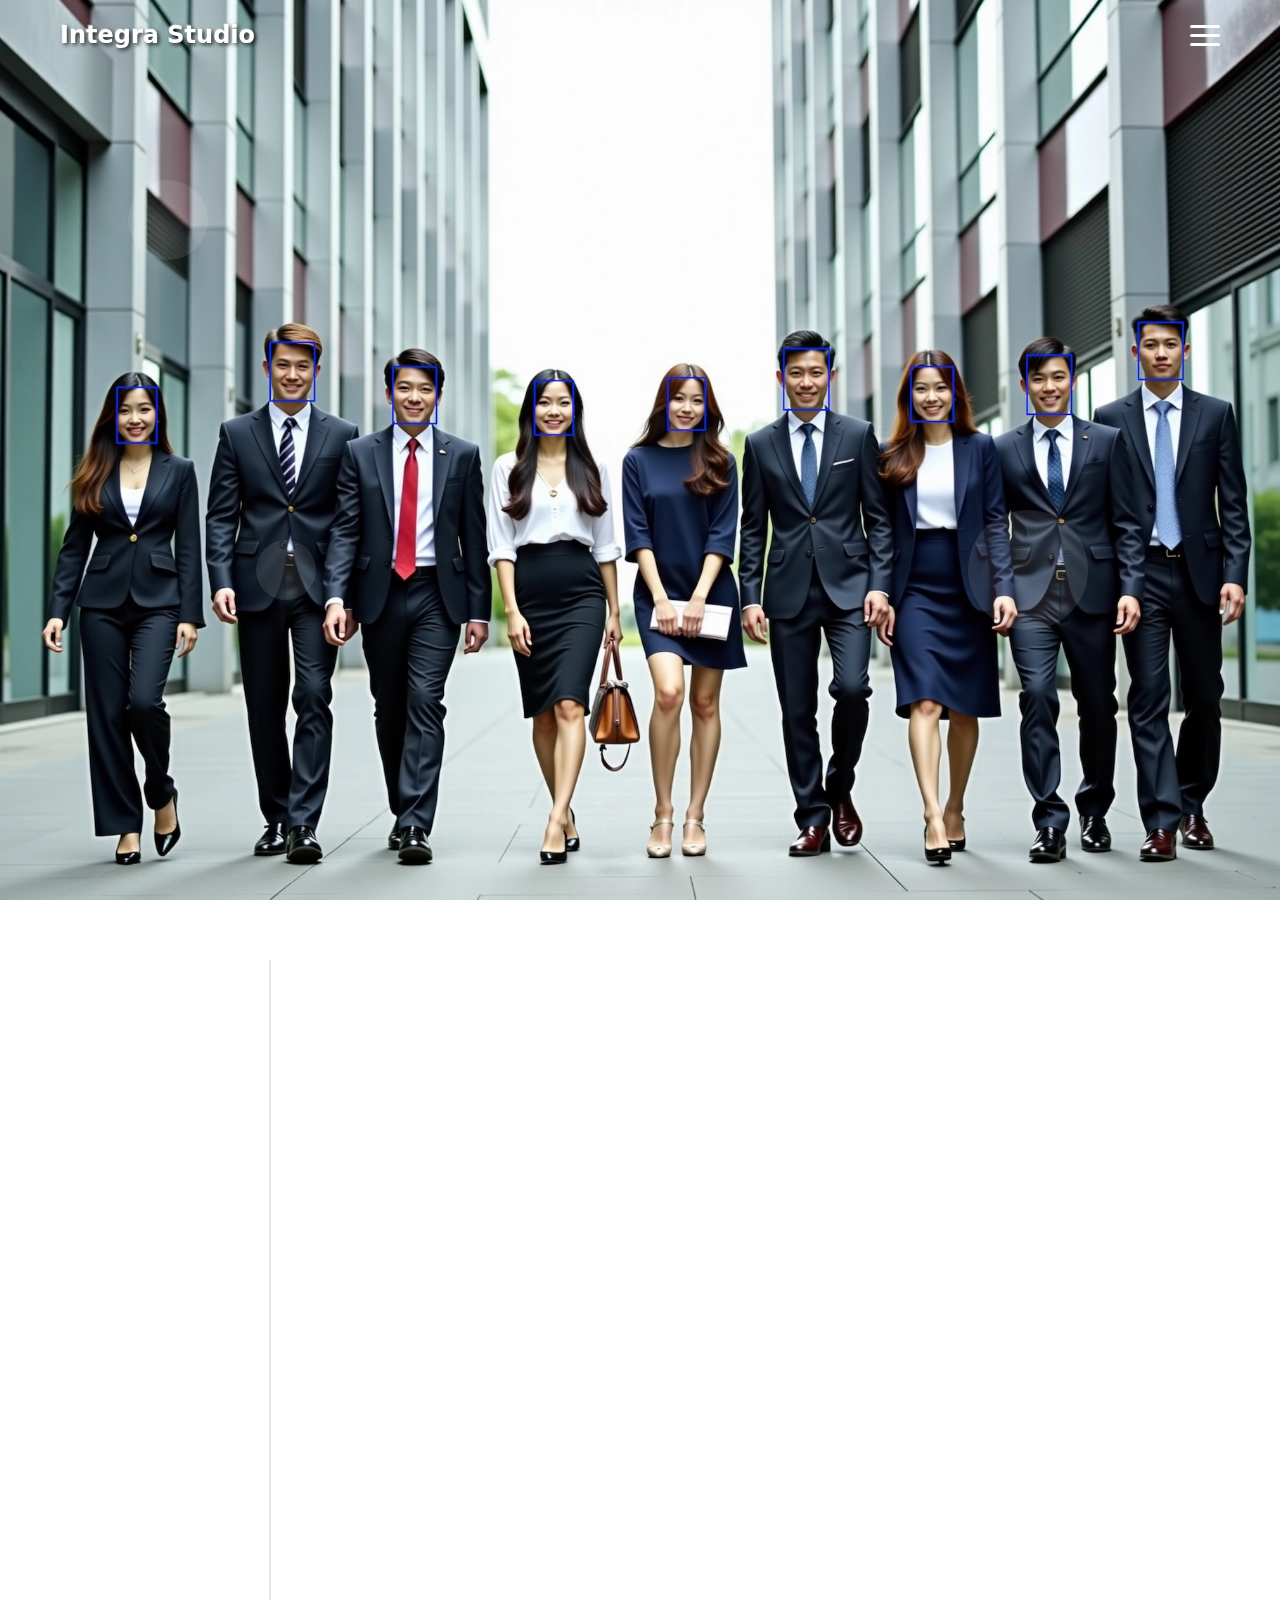
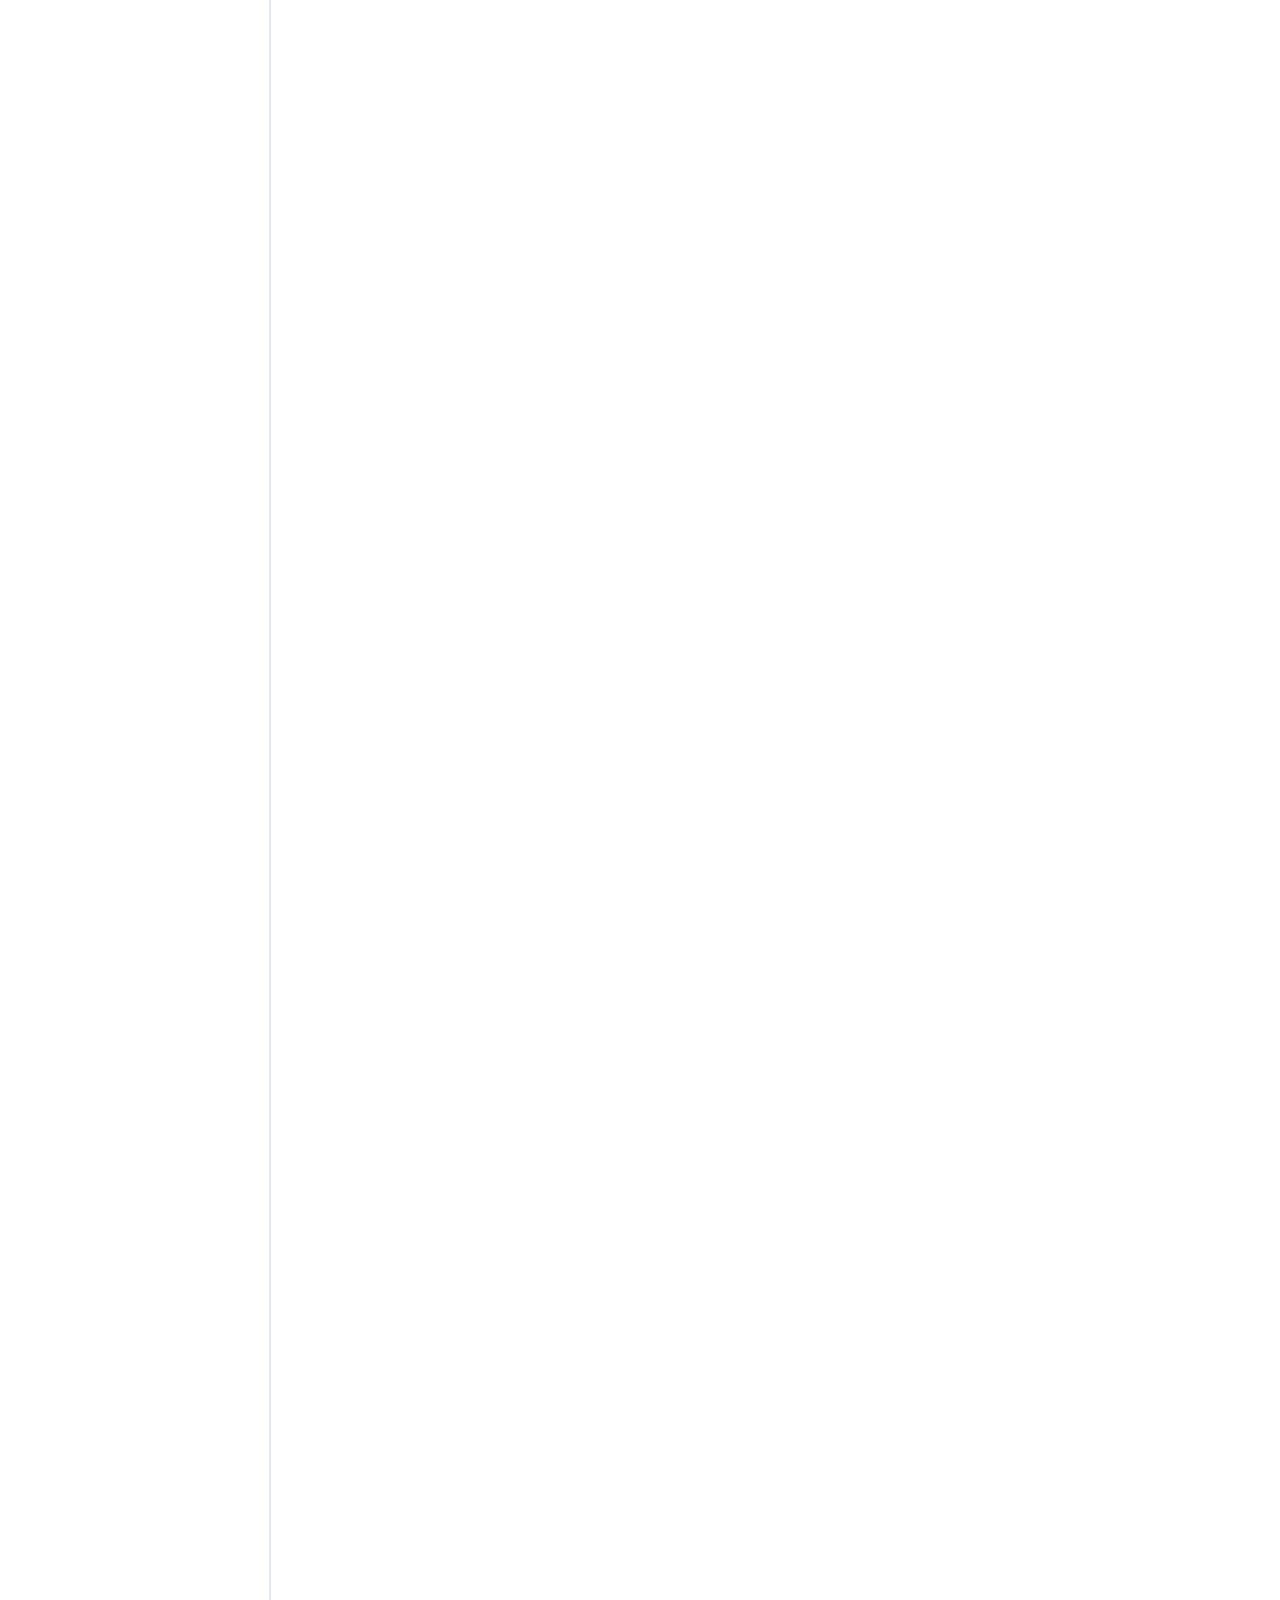
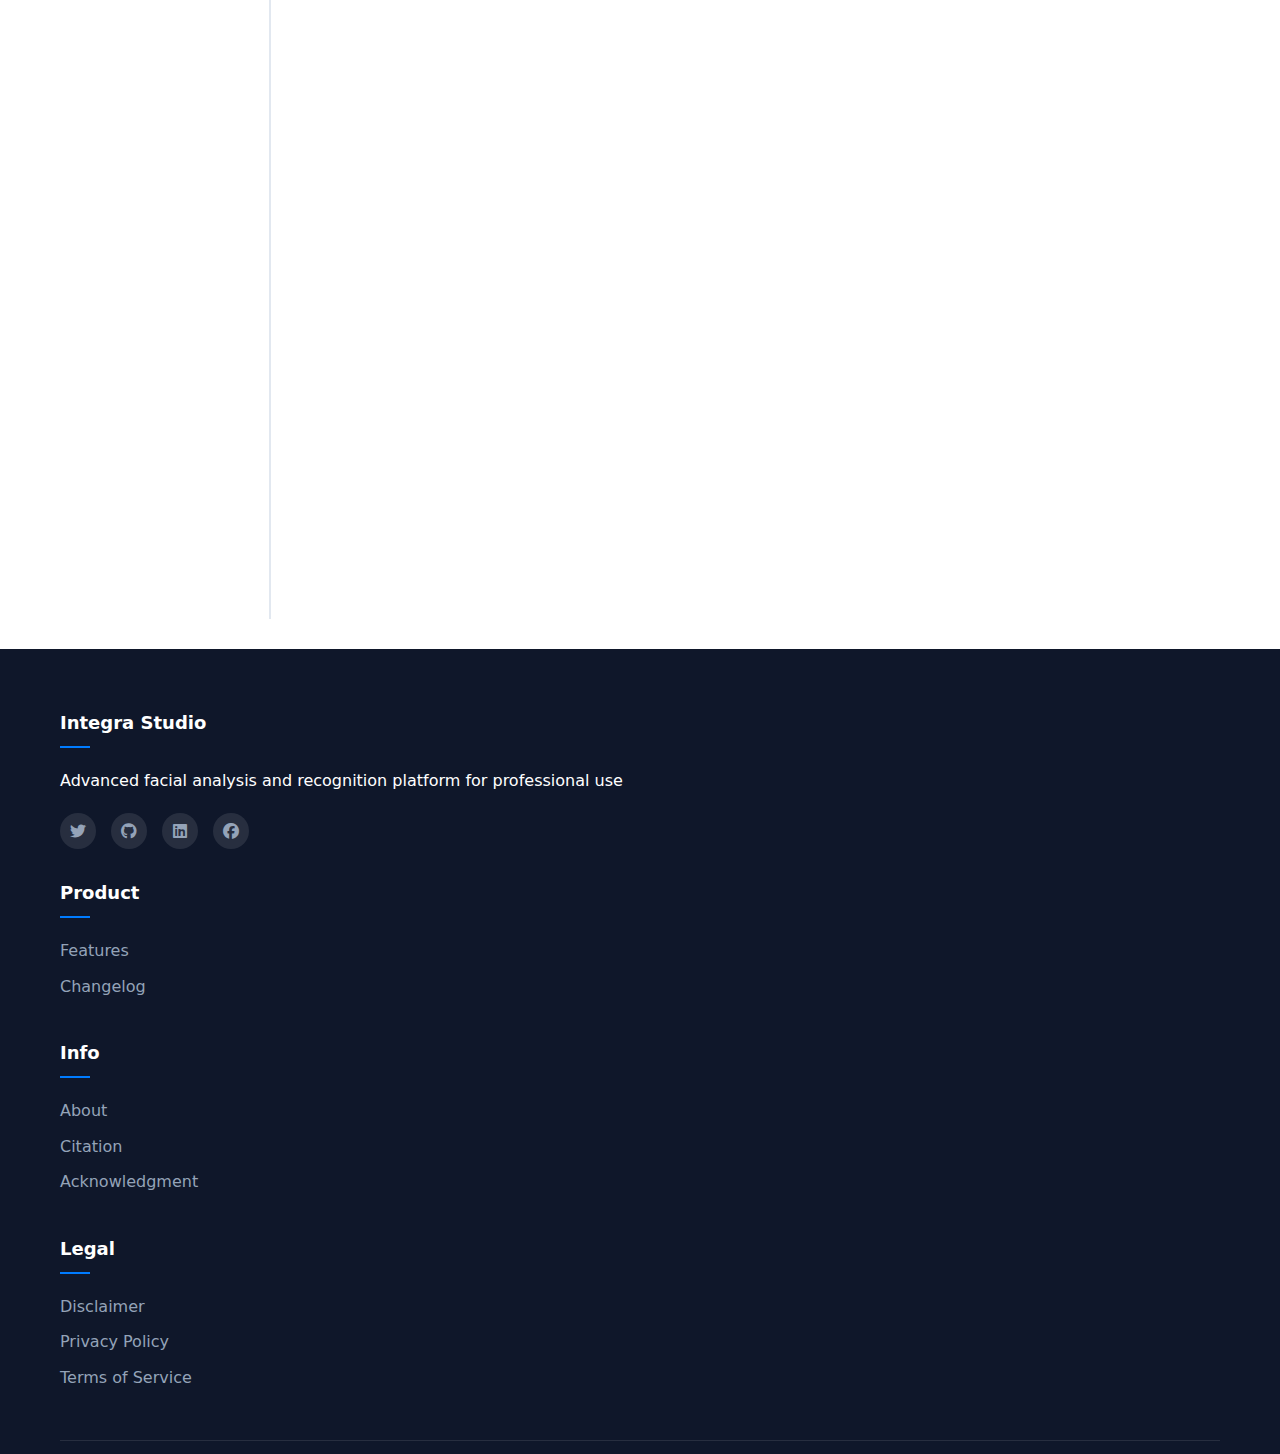
<file: changelog.html>
<!DOCTYPE html>
<html lang="en">
<head>
    <!-- Google tag (gtag.js) -->
    <script async src="https://www.googletagmanager.com/gtag/js?id=G-7F6P778BVR"></script>
    <script>
        window.dataLayer = window.dataLayer || [];

        function gtag() {
            dataLayer.push(arguments);
        }
        gtag('js', new Date());

        gtag('config', 'G-7F6P778BVR');
    </script>
    <meta charset="UTF-8">
    <meta name="viewport" content="width=device-width, initial-scale=1.0">
    <title>Changelog - Integra Studio</title>
    <link rel="stylesheet" href="https://cdnjs.cloudflare.com/ajax/libs/font-awesome/6.4.0/css/all.min.css">    
    <link rel="icon" href="/favicon.svg" type="image/svg+xml">
    <link rel="icon" href="/favicon-32x32.png" sizes="32x32" type="image/png">
    <link rel="icon" href="/favicon-16x16.png" sizes="16x16" type="image/png">
    <link rel="apple-touch-icon" href="/apple-touch-icon.png" sizes="180x180">
    <link rel="manifest" href="/site.webmanifest">
    <style>
        * {
            margin: 0;
            padding: 0;
            box-sizing: border-box;
            font-family: system-ui, -apple-system, BlinkMacSystemFont, 'Segoe UI', Roboto, Oxygen, Ubuntu, Cantarell, 'Open Sans', 'Helvetica Neue', sans-serif;
        }

        :root {
            --primary: #007bff;
            --primary-dark: #0056b3;
            --secondary: #2563eb;
            --dark: #1e293b;
            --light: #f8fafc;
            --gray: #64748b;
            --gray-light: #e2e8f0;
        }

        body {
            background-color: white;
            color: var(--dark);
            line-height: 1.6;
            overflow-x: hidden;
            margin: 0;
            padding: 0;
        }

        /* Layout Components */
        .container {
            width: 100%;
            max-width: 1200px;
            margin: 0 auto;
            padding: 0 20px;
            margin-bottom: -70px;
        }

        .container h1 {
            font-size: 4rem;
            line-height: 1.1;
        }
        
        .container h2 {
            font-size: 3.0rem;
            line-height: 1.3;
        }
        
        .container p {
            font-size: 1.4rem;
            font-weight: 300;
        }

        header {
            background-color: transparent;
            box-shadow: none;
            position: fixed;
            width: 100%;
            top: 0;
            z-index: 1000;
            transition: background-color 0.3s ease, box-shadow 0.3s ease;
            min-height: 70px;
        }

        header.scrolled {
            background-color: white;
            box-shadow: 0 2px 10px rgba(0, 0, 0, 0.1);
        }

        .header-container {
            display: flex;
            justify-content: space-between;
            align-items: center;
            min-height: 70px;
            padding: 0 20px;
            width: 100%;
            max-width: 1200px;
            margin: 0 auto;
        }        

        .logo {
            font-size: 24px;
            font-weight: 700;
            color: var(--primary);
            text-decoration: none;
            display: flex;
            align-items: center;
            gap: 10px;
        }

        .logo i {
            color: var(--secondary);
        }        

        nav {
            margin-left: auto;
        }

        nav ul {
            display: flex;
            list-style: none;
            gap: 30px;
        }

        nav a {
            text-decoration: none;
            font-weight: 500;
            transition: color 0.3s;
            color: white;
            text-shadow: 2px 2px 4px rgba(0, 0, 0, 0.8), -1px -1px 0 rgba(255, 255, 255, 0.3);
            transition: color 0.3s ease, text-shadow 0.3s ease;
        }

        header.scrolled nav a {
            color: var(--dark);
            text-shadow: none;
        }

        /* nav a:hover {
            color: var(--primary);
        } */

        /* Hamburger Menu */
        .menu-toggle {
            display: none;
            flex-direction: column;
            cursor: pointer;
            width: 30px;
            height: 21px;
            position: relative;
        }

        .menu-toggle span {
            display: block;
            height: 3px;
            width: 100%;
            background-color: white;
            border-radius: 3px;
            transition: all 0.3s ease;
            position: absolute;
        }

        header.scrolled .menu-toggle span {
            background-color: var(--dark);
        }

        .menu-toggle span:nth-child(1) {
            top: 0;
        }

        .menu-toggle span:nth-child(2) {
            top: 9px;
        }

        .menu-toggle span:nth-child(3) {
            top: 18px;
        }

        .menu-toggle.active span:nth-child(1) {
            transform: rotate(45deg);
            top: 9px;
        }

        .menu-toggle.active span:nth-child(2) {
            opacity: 0;
        }

        .menu-toggle.active span:nth-child(3) {
            transform: rotate(-45deg);
            top: 9px;
        }

        /* Mobile Navigation */
        .mobile-nav {
            display: none;
            position: absolute;
            top: 100%;
            left: 30px;
            right: 30px;
            background: white;
            box-shadow: 0 5px 10px rgba(0, 0, 0, 0.1);
            padding-top: 20px;
            padding-bottom: 20px;
            padding-left: 40px;
            border-bottom-left-radius: 15px;
            border-bottom-right-radius: 15px;
            z-index: 999;
        }

        .mobile-nav.active {
            display: block;
        }

        .mobile-nav ul {
            list-style: none;
            text-align: left;
        }

        .mobile-nav li {
            margin-bottom: 15px;
        }

        .mobile-nav a {
            text-decoration: none;
            color: var(--dark);
            left: 40px;
            font-size: 18px;
            line-height: 0.5;
            font-weight: 500;
            transition: color 0.3s;
            display: block;
            padding: 8px 0;
        }

        /* .mobile-nav a:hover {
            color: var(--primary);
        } */

        .mobile-nav .header-buttons {
            flex-direction: column;
            align-items: center;
            margin-top: 20px;
            gap: 10px;
        }

        .footer {
            background: #0f172a;
            color: white;
            padding: 60px 0 0;
            margin-bottom: 0;
        }

        .footer-container {
            display: grid;
            grid-template-columns: repeat(auto-fit, minmax(200px, 1fr));
            gap: 40px;
            margin-bottom: 40px;
        }

        .footer-col h3 {
            font-size: 18px;
            margin-bottom: 20px;
            position: relative;
            padding-bottom: 10px;
        }

        .footer-col h3::after {
            content: '';
            position: absolute;
            left: 0;
            bottom: 0;
            width: 30px;
            height: 2px;
            background: var(--primary);
        }

        .footer-col ul {
            list-style: none;
        }

        .footer-col ul li {
            margin-bottom: 10px;
        }

        .footer-col a {
            color: #94a3b8;
            text-decoration: none;
            transition: color 0.3s;
        }

        .footer-col a:hover {
            color: white;
        }

        .social-links {
            display: flex;
            gap: 15px;
            margin-top: 20px;
        }

        .social-links a {
            width: 36px;
            height: 36px;
            border-radius: 50%;
            background: rgba(255, 255, 255, 0.1);
            display: flex;
            align-items: center;
            justify-content: center;
            transition: background 0.3s;
        }

        .social-links a:hover {
            background: var(--primary);
        }

        .footer-bottom {
            text-align: center;
            padding: 30px 0;
            border-top: 1px solid rgba(255, 255, 255, 0.1);
            color: #94a3b8;
            font-size: 14px;
            margin-bottom: 0;
        }

        @media (max-width: 1280px) {
            .header-container {
                padding: 15px 20px;
            }

            nav,
            .header-buttons {
                display: none;
            }

            .menu-toggle {
                display: flex;
            }

            .hero {
                padding: 140px 0 80px;
            }

            .hero h1 {
                font-size: 36px;
            }

            .hero p {
                font-size: 18px;
            }

            .hero-buttons {
                flex-direction: column;
                align-items: center;
            }

            .features-grid {
                grid-template-columns: 1fr;
            }

            .footer-container {
                grid-template-columns: 1fr;
                gap: 30px;
            }

            .mobile-nav {
                left: 20px;
                right: 20px;
                width: auto;
            }
        }

        @media (min-width: 1281px) {
            .mobile-nav {
                display: none;
            }
        }

        @media (max-width: 768px) {
            .changelog-container {
                overflow: hidden;
            }
        }

        a {
            text-decoration: none;
        }

        /* Additional Styles */
        .integra-logo {
            display: flex;
            align-items: center;
            gap: 10px;
            text-decoration: none;
        }
        
        .integra-logo span {
            display: flex;
            align-items: center;
            line-height: 1;
            color: white;
            text-shadow: 2px 2px 4px rgba(0, 0, 0, 0.8), -1px -1px 0 rgba(255, 255, 255, 0.3);
            mix-blend-mode: overlay;
            font-size: 24px;
            font-weight: 700;
            line-height: 1;
            transition: all 0.3s ease;
        }
        
        header.scrolled .integra-logo span {
            color: var(--primary);
            text-shadow: none;
            mix-blend-mode: normal;
        }

        .changelog-hero {
            padding: 160px 0 80px;
            background: linear-gradient(135deg, #f0f4ff 0%, #e6f0ff 100%);
            text-align: center;
            position: relative;
            overflow: hidden;
        }

        .changelog-hero::before {
            content: '';
            position: absolute;
            top: 0;
            left: 0;
            right: 0;
            bottom: 0;
            background: radial-gradient(circle at 30% 70%, rgba(0, 123, 255, 0.1) 0%, transparent 50%),
                radial-gradient(circle at 70% 20%, rgba(0, 123, 255, 0.05) 0%, transparent 50%);
            z-index: 0;
        }

        .changelog-hero h1 {
            font-size: 48px;
            margin-bottom: 20px;
            line-height: 1.2;
            position: relative;
            z-index: 1;
        }

        .changelog-hero p {
            font-size: 20px;
            color: var(--gray);
            max-width: 700px;
            margin: 0 auto 40px;
            position: relative;
            z-index: 1;
        }

        .changelog-container {
            padding: 80px 0;
            background: white;
            margin-top: 0px;
            margin-bottom: -100px;
        }

        .changelog-timeline {
            max-width: 800px;
            margin: 0 auto;
            position: relative;
        }

        .changelog-timeline::before {
            content: '';
            position: absolute;
            left: 50px;
            top: 0;
            bottom: 0;
            width: 2px;
            background: var(--gray-light);
            transform: translateX(-50%);
        }

        .changelog-item {
            display: flex;
            margin-bottom: 60px;
            position: relative;
        }

        .changelog-left {
            width: 100px;
            flex-shrink: 0;
            display: flex;
            flex-direction: column;
            align-items: center;
            position: relative;
        }

        .changelog-date {
            text-align: center;
            font-weight: 600;
            color: var(--gray);
            margin-top: 30px;
            width: 100%;
        }

        .changelog-marker {
            width: 12px;
            height: 12px;
            border-radius: 50%;
            background: var(--primary);
            z-index: 1;
            position: absolute;
            top: 10px;
            left: 50px;
            transform: translateX(-50%);
        }

        .changelog-content {
            flex: 1;
            background: var(--light);
            border-radius: 10px;
            padding: 25px;
            box-shadow: 0 5px 15px rgba(0, 0, 0, 0.05);
            border: 1px solid #e0e0e0;
            margin-left: 30px;
            transition: transform 0.3s ease, box-shadow 0.3s ease;
        }

        .changelog-content:hover {
            transform: translateY(-5px);
            box-shadow: 0 10px 25px rgba(0, 0, 0, 0.1);
        }

        .changelog-header {
            display: flex;
            justify-content: space-between;
            align-items: center;
            margin-bottom: 15px;
            flex-wrap: wrap;
            gap: 10px;
        }

        .changelog-version {
            font-size: 22px;
            font-weight: 700;
            color: var(--primary);
        }

        .changelog-badge {
            padding: 4px 12px;
            border-radius: 20px;
            font-size: 12px;
            font-weight: 600;
            text-transform: uppercase;
        }

        .badge-new {
            background: rgba(40, 167, 69, 0.1);
            color: #28a745;
            border: 1px solid rgba(40, 167, 69, 0.3);
        }

        .badge-update {
            background: rgba(0, 123, 255, 0.1);
            color: var(--primary);
            border: 1px solid rgba(0, 123, 255, 0.3);
        }

        .badge-fix {
            background: rgba(220, 53, 69, 0.1);
            color: #dc3545;
            border: 1px solid rgba(220, 53, 69, 0.3);
        }

        .changelog-list {
            list-style: none;
        }

        .changelog-list li {
            margin-bottom: 10px;
            position: relative;
            padding-left: 20px;
        }

        .changelog-list li::before {
            content: '•';
            position: absolute;
            left: 0;
            color: var(--primary);
            font-weight: bold;
        }

        .changelog-category {
            font-weight: 600;
            margin-top: 15px;
            margin-bottom: 8px;
            color: var(--dark);
        }

        @media (max-width: 1280px) {
            .changelog-hero {
                padding: 140px 0 60px;
            }

            .changelog-hero h1 {
                font-size: 36px;
            }

            .changelog-hero p {
                font-size: 18px;
            }

            .changelog-container {
                padding: 60px 0;
            }

            .changelog-timeline::before {
                left: 30px;
            }

            .changelog-left {
                width: 60px;
            }

            .changelog-date {
                font-size: 14px;
                margin-top: 25px;
            }

            .changelog-marker {
                left: 30px;
                top: 8px;
            }

            .changelog-content {
                padding: 20px;
                margin-left: 20px;
            }

            .changelog-header {
                flex-direction: column;
                align-items: flex-start;
            }
        }

        /* Consolidated Animation Keyframes */
        @keyframes fadeInUp {
            from {
                opacity: 0;
                transform: translateY(30px);
            }
            to {
                opacity: 1;
                transform: translateY(0);
            }
        }

        @keyframes slideInRight {
            from {
                opacity: 0;
                transform: translateX(30px);
            }
            to {
                opacity: 1;
                transform: translateX(0);
            }
        }

        @keyframes pulse {
            0% {
                transform: scale(1);
            }
            50% {
                transform: scale(1.05);
            }
            100% {
                transform: scale(1);
            }
        }

        @keyframes floating {
            0% {
                transform: translateY(0px);
            }
            50% {
                transform: translateY(-10px);
            }
            100% {
                transform: translateY(0px);
            }
        }

        @keyframes float {
            0%, 100% {
                transform: translateY(0) rotate(0deg);
            }
            33% {
                transform: translateY(-20px) rotate(120deg);
            }
            66% {
                transform: translateY(10px) rotate(240deg);
            }
        }

        @keyframes bounce {
            0%, 20%, 50%, 80%, 100% {
                transform: translateY(0);
            }
            40% {
                transform: translateY(-10px);
            }
            60% {
                transform: translateY(-5px);
            }
        }

        /* Animation Classes */
        .fade-in-up {
            opacity: 0;
            transform: translateY(30px);
            animation: fadeInUp 1s ease-out forwards;
        }

        .slide-in-right {
            opacity: 0;
            transform: translateX(30px);
            animation: slideInRight 0.8s ease-out forwards;
        }

        .pulse {
            animation: pulse 2s infinite;
        }

        .floating {
            animation: floating 3s ease-in-out infinite;
        }

        .stagger-item {
            opacity: 0;
            transform: translateY(20px);
        }

        .stagger-item.visible {
            opacity: 1;
            transform: translateY(0);
            transition: opacity 0.6s ease, transform 0.6s ease;
        }

        .stagger-item:nth-child(1) {
            transition-delay: 0.1s;
        }

        .stagger-item:nth-child(2) {
            transition-delay: 0.2s;
        }

        .stagger-item:nth-child(3) {
            transition-delay: 0.3s;
        }

        .stagger-item:nth-child(4) {
            transition-delay: 0.4s;
        }

        .stagger-item:nth-child(5) {
            transition-delay: 0.5s;
        }

        .stagger-item:nth-child(6) {
            transition-delay: 0.6s;
        }

        .text-reveal {
            opacity: 0;
            animation: fadeInUp 1.2s ease-out forwards;
        }

        .delay-1 {
            animation-delay: 0.3s;
        }

        .delay-2 {
            animation-delay: 0.6s;
        }

        .btn {
            padding: 10px 20px;
            border-radius: 6px;
            font-weight: 600;
            cursor: pointer;
            transition: all 0.3s;
            text-decoration: none;
            display: inline-block;
            border: none;
            outline: none;
        }

        .btn:hover {
            color: black;
        }        

        .btn-light {
            font-size: 1.4rem;
            background: white;
            color: var(--dark);
            font-weight: 600;
            border-radius: 25px;
            border: 1 solid #999;
            box-shadow: 5px 5px 7px rgba(0, 0, 0, 0.1);
        }

        h1,
        h2,
        h3,
        h4,
        h5 {
            cursor: default;
        }

        .app-header h1:hover {
            transform: scale(1.05) skewX(-2deg);
        }

        .app-header .tagline:hover {
            transform: scale(1.05) skewX(-2deg);
        }

        .container-hero {
            position: relative;
            width: 100%;
            height: 100vh;
            background-image: url('./static/changelog.webp');
            background-size: cover;
            background-position: center;
            overflow: hidden;
        }

        .centered-content {
            position: absolute;
            top: 50%;
            left: 50%;
            transform: translate(-50%, -50%);
            z-index: 2;
            text-align: center;
            width: 90%;
            max-width: 800px;
        }

        .blending-text {
            font-size: 4rem;
            font-weight: bold;
            color: white;
            text-shadow: 
                2px 2px 4px rgba(0, 0, 0, 0.8),
                -1px -1px 0 rgba(255, 255, 255, 0.3);
            mix-blend-mode: overlay;
            margin: 5rem 0 1.5rem 0;
            line-height: 4.1rem;
            opacity: 0;
            transform: translateY(30px);
            animation: fadeInUp 1s ease forwards;
            animation-delay: 0.2s;
        }

        .text-content {
            font-size: 1.4rem;
            font-weight: 300;
            color: white;
            text-shadow: 1px 1px 3px rgba(0,0,0,0.7);
            line-height: 1.6;
            margin: 0;
            margin-bottom: 20px;
            opacity: 0;
            transform: translateY(30px);
            animation: fadeInUp 1s ease forwards;
            animation-delay: 0.5s;
        }

        /* Fixed button animation - starts with opacity 0 and animates after delay */
        .btn-bounce {
            opacity: 0;
            animation: fadeInUp 1s ease forwards, bounce 2s ease infinite;
            animation-delay: 0.8s, 2.5s; /* Increased bounce delay to ensure fadeIn completes first */
        }

        .floating-shape {
            position: absolute;
            width: 100px;
            height: 100px;
            border-radius: 50%;
            background: rgba(255, 255, 255, 0.1);
            animation: float 15s infinite ease-in-out;
            z-index: 1;
        }

        .shape-1 {
            top: 20%;
            left: 10%;
            width: 80px;
            height: 80px;
            animation-delay: 0s;
        }

        .shape-2 {
            bottom: 30%;
            right: 15%;
            width: 120px;
            height: 120px;
            animation-delay: 5s;
        }

        .shape-3 {
            top: 60%;
            left: 20%;
            width: 60px;
            height: 60px;
            animation-delay: 10s;
        }

        @media (max-width: 1280px) {
            .blending-text {
                font-size: 3.5rem;
                margin: 3rem 0 1.5rem 0;
            }
        }

        @media (max-width: 768px) {
            .blending-text {
                font-size: 2.5rem;
                line-height: 2.8rem;
            }
            
            .text-content {
                font-size: 1.2rem;
            }
        }        

        .gray-blue {
            color: rgba(148, 163, 184, 1);
            font-size: 16px;
        }

        .gray-blue:hover {
            color: white;
            font-weight: 500;
        }        

        html, body {
            scroll-behavior: smooth;
        }

        /* Reduced motion support for accessibility */
        @media (prefers-reduced-motion: reduce) {
            * {
                animation-duration: 0.01ms;
                animation-iteration-count: 1;
                transition-duration: 0.01ms;
            }
            
            .pulse, .floating, .btn-bounce {
                animation: none;
            }
        }

        .vh {
            position: absolute;
            height: 1px;
            width: 1px;
            overflow: hidden;
            clip: rect(1px, 1px, 1px, 1px);
        }
        
        /* Loading Spinner */
        .loading-spinner {
            position: fixed;
            top: 0;
            left: 0;
            width: 100%;
            height: 100%;
            background: white;
            display: flex;
            justify-content: center;
            align-items: center;
            z-index: 9999;
            transition: opacity 0.3s ease;
        }
        
        .loading-spinner.hidden {
            opacity: 0;
            pointer-events: none;
        }

        .menu-toggle span {
            background: white;
            transition: background 0.3s ease;
        }

        header.scrolled .menu-toggle span {
            background: var(--dark);
        }
    </style>

</head>

<body>
    <!-- Header -->
    <header>
        <div class="header-container">
            <a href="index.html" class="integra-logo">
                <span class="logo-text">Integra Studio</span>
            </a>
            <div class="header-right">                
                <nav>
                <ul>
                    <li><a href="index.html">Home</a></li>
                    <li><a href="about.html">About</a></li>
                    <li><a href="features.html">Features</a></li>
                    <li><a href="changelog.html">Changelog</a></li>
                    <li><a href="citation.html">Citation</a></li>
                    <li><a href="credits.html">Acknowledgment</a></li>
                </ul>
            </nav>
            <div class="menu-toggle" id="menuToggle">
                <span></span>
                <span></span>
                <span></span>
            </div>
        </div>
        <div class="mobile-nav" id="mobileNav">
            <ul>
                <li><a href="index.html">Home</a></li>
                <li><a href="about.html">About</a></li>
                <li><a href="features.html">Features</a></li>
                <li><a href="changelog.html">Changelog</a></li>
                <li><a href="citation.html">Citation</a></li>
                <li><a href="credits.html">Acknowledgment</a></li>
            </ul>
        </div>
    </header>

    <div class="container-hero">
        <div class="floating-shape shape-1"></div>
        <div class="floating-shape shape-2"></div>
        <div class="floating-shape shape-3"></div>
        
        <div class="centered-content">
            <h1 class="blending-text">Changelog</h1>
            <p class="text-content">Stay updated with the latest improvements, features, and fixes in Integra Studio.</p>
            <a href="#integra-changelog" class="btn btn-light btn-bounce">&nbsp;&nbsp;Explore Changelog&nbsp;&nbsp;</a>
        </div>
    </div>

    <script>
        // Optional: Add scroll-triggered animations
        document.addEventListener('DOMContentLoaded', function() {
            // Reset animations on page load
            const animatedElements = document.querySelectorAll('.blending-text, .text-content, .btn');
            animatedElements.forEach(el => {
                el.style.animation = 'none';
                // Trigger reflow
                void el.offsetWidth;
                // Re-enable animation
                el.style.animation = null;
            });

            // Add scroll listener for additional animations
            window.addEventListener('scroll', function() {
                const scrolled = window.pageYOffset;
                const rate = scrolled * -0.5;
                document.querySelector('.container-hero').style.transform = `translateY(${rate}px)`;
            });
        });
    </script>    

    <section id="integra-changelog" class="changelog-container" style="overflow: hidden;">
        <div class="container">
            <div class="changelog-timeline">
                <!-- Version 3.1.0 -->
                <div class="changelog-item stagger-item">
                    <div class="changelog-left">
                        <div class="changelog-marker floating"></div>
                        <div class="changelog-date">Nov 24, 2025</div>
                    </div>
                    <div class="changelog-content fade-in-up">
                        <div class="changelog-header">
                            <h3 class="changelog-version">Version 3.1.0</h3>
                            <span class="changelog-badge badge-update pulse">Update</span>
                        </div>
                        <ul class="changelog-list">
                            <li>Conducted bug fixes.</li>
                            <li>Implemented enhancements to improve speed.</li>
                            <li>Revised the previously unsuccessful sideways face profile identification and verification process.</li>
                        </ul>
                    </div>
                </div>
                <!-- Version 3.0.0 -->
                <div class="changelog-item stagger-item">
                    <div class="changelog-left">
                        <div class="changelog-marker floating"></div>
                        <div class="changelog-date">Oct 25, 2025</div>
                    </div>
                    <div class="changelog-content fade-in-up">
                        <div class="changelog-header">
                            <h3 class="changelog-version">Version 3.0.0</h3>
                            <span class="changelog-badge badge-new pulse">Major Release</span>
                        </div>
                        <p class="changelog-category">New Features</p>
                        <ul class="changelog-list">
                            <li>Introduced dashboards with features for identifying, verifying, predicting, recognizing, and detecting human faces.</li>
                            <li>Updated profile recognition system to detect faces by aligning and rotating profiles sideways.</li>
                        </ul>
                        <p class="changelog-category">Improvements</p>
                        <ul class="changelog-list">
                            <li>Enhanced face verification algorithm.</li>
                            <li>Enhanced gender recognition for individuals of diverse ethnicities.</li>
                            <li>Streamlined user interface to accommodate users of all ages and genders.</li>
                            <li>Discontinued using YOLO dependency for age and gender detection.</li>
                            <li>Bug fixes on enrollment process</li>
                        </ul>
                    </div>
                </div>                
                <!-- Version 2.1.0 -->
                <div class="changelog-item stagger-item">
                    <div class="changelog-left">
                        <div class="changelog-marker floating"></div>
                        <div class="changelog-date">Sep 25, 2025</div>
                    </div>
                    <div class="changelog-content fade-in-up">
                        <div class="changelog-header">
                            <h3 class="changelog-version">Version 2.1.0</h3>
                            <span class="changelog-badge badge-new pulse">New Features</span>
                        </div>
                        <ul class="changelog-list">
                            <li>Multi-face detection has been implemented in group photos.</li>
                            <li>Enhanced age estimation algorithm with 15% improved accuracy.</li>
                            <li>Added support for profile face recognition</li>
                        </ul>
                    </div>
                </div>
                <!-- Version 2.0.5 -->
                <div class="changelog-item stagger-item">
                    <div class="changelog-left">
                        <div class="changelog-marker floating"></div>
                        <div class="changelog-date">Sep 18, 2025</div>
                    </div>
                    <div class="changelog-content fade-in-up">
                        <div class="changelog-header">
                            <h3 class="changelog-version">Version 2.0.5</h3>
                            <span class="changelog-badge badge-update pulse">Update</span>
                        </div>
                        <ul class="changelog-list">
                            <li>Optimized face matching algorithm for faster processing.</li>
                            <li>Improved user interface for mobile devices.</li>
                            <li>Enhanced security protocols for data protection.</li>
                        </ul>
                    </div>
                </div>
                <!-- Version 2.0.0 -->
                <div class="changelog-item stagger-item">
                    <div class="changelog-left">
                        <div class="changelog-marker floating"></div>
                        <div class="changelog-date">Aug 10, 2025</div>
                    </div>
                    <div class="changelog-content fade-in-up">
                        <div class="changelog-header">
                            <h3 class="changelog-version">Version 2.0.0</h3>
                            <span class="changelog-badge badge-new pulse">Major Release</span>
                        </div>
                        <p class="changelog-category">New Features</p>
                        <ul class="changelog-list">
                            <li>Completely redesigned user interface with improved UX.</li>
                            <li>Added facial landmark detection for 68 key points.</li>
                            <li>Implemented emotion recognition with 7 basic emotions.</li>
                            <li>Utilized RDBMS for storing face profiles.</li>
                        </ul>
                    </div>
                </div>
                <!-- Version 1.5.3 -->
                <div class="changelog-item stagger-item">
                    <div class="changelog-left">
                        <div class="changelog-marker floating"></div>
                        <div class="changelog-date">Jul 22, 2023</div>
                    </div>
                    <div class="changelog-content fade-in-up">
                        <div class="changelog-header">
                            <h3 class="changelog-version">Version 1.5.3</h3>
                            <span class="changelog-badge badge-fix pulse">Bug Fixes</span>
                        </div>
                        <ul class="changelog-list">
                            <li>Fixed issue with face detection in low-light conditions.</li>
                            <li>Resolved memory leak in face matching module.</li>
                            <li>Fixed gender misclassification for certain age groups.</li>
                            <li>Addressed security vulnerability in profile management.</li>
                        </ul>
                    </div>
                </div>
                <!-- Version 1.5.0 -->
                <div class="changelog-item stagger-item">
                    <div class="changelog-left">
                        <div class="changelog-marker floating"></div>
                        <div class="changelog-date">Jun 15, 2023</div>
                    </div>
                    <div class="changelog-content fade-in-up">
                        <div class="changelog-header">
                            <h3 class="changelog-version">Version 1.5.0</h3>
                            <span class="changelog-badge badge-update pulse">Update</span>
                        </div>
                        <ul class="changelog-list">
                            <li>Added batch processing for multiple face analysis.</li>
                            <li>Improved age estimation for children and elderly.</li>
                            <li>Enhanced face recognition with occlusion handling.</li>
                        </ul>
                    </div>
                </div>
                <!-- Version 1.0.0 -->
                <div class="changelog-item stagger-item">
                    <div class="changelog-left">
                        <div class="changelog-marker floating"></div>
                        <div class="changelog-date">May 5, 2023</div>
                    </div>
                    <div class="changelog-content fade-in-up">
                        <div class="changelog-header">
                            <h3 class="changelog-version">Version 1.0.0</h3>
                            <span class="changelog-badge badge-new pulse">Initial Release</span>
                        </div>
                        <ul class="changelog-list">
                            <li>Initial release of Integra Studio.</li>
                            <li>Face identification and verification.</li>
                            <li>Age and gender estimation.</li>
                            <li>Basic facial expression recognition.</li>
                            <li>Face landmarks detection.</li>
                            <li>Face profile management.</li>
                        </ul>
                    </div>
                </div>
            </div>
        </div>
    </section>

    <div style="height: 80px;"></div>

    <div class="footer" style="overflow: hidden;">
        <div class="container">
            <div class="footer-container" style="font-weight: 300;">
                <div class="footer-col">
                    <h3>Integra Studio</h3>
                    <p style="font-size: 16px !important">Advanced facial analysis and recognition platform for professional use</p>
                    <div class="social-links">
                        <a href="https://x.com/tutu_rulianda" rel="nofollow"><i class="fab fa-twitter"></i></a>
                        <a href="https://github.com/tutu-rulianda" rel="nofollow"><i class="fab fa-github"></i></a>
                        <a href="https://www.linkedin.com/in/tutu-rulianda" rel="nofollow"><i class="fab fa-linkedin"></i></a>
                        <a href="https://www.facebook.com/tutu.rulianda" rel="nofollow"><i class="fab fa-facebook"></i></a>
                    </div>
                </div>

                <div class="footer-col">
                    <h3>Product</h3>
                    <ul>
                        <li><a class="gray-blue" href="features.html">Features</a></li>
                        <li><a class="gray-blue" href="changelog.html">Changelog</a></li>
                    </ul>
                </div>

                <div class="footer-col">
                    <h3>Info</h3>
                    <ul>
                        <li><a class="gray-blue" href="about.html">About</a></li>
                        <li><a class="gray-blue" href="citation.html">Citation</a></li>
                        <li><a class="gray-blue" href="credits.html">Acknowledgment</a></li>
                    </ul>
                </div>

                <div class="footer-col">
                    <h3>Legal</h3>
                    <ul>
                        <li><a class="gray-blue" href="disclaimer.html">Disclaimer</a></li>
                        <li><a class="gray-blue" href="policy.html">Privacy Policy</a></li>
                        <li><a class="gray-blue" href="terms.html">Terms of Service</a></li>
                    </ul>
                </div>
            </div>
            <style>
                .p-copyright {
                    cursor: default;
                    transition: color 0.3s, transform 0.3s cubic-bezier(.68, -0.55, .27, 1.55);
                }

                .p-copyright:hover {
                    color: white;
                    transform: scale(1.02) skewX(-2deg);
                }
            </style>
            <div class="footer-bottom">
                <p class="gray-blue p-copyright" style="font-size: 14px;">&copy; 2025 Tutu Rulianda. All rights reserved.</p>
            </div>
        </div>
    </div>

<script>
    document.addEventListener('DOMContentLoaded', function() {
        // Get DOM elements
        const header = document.querySelector('header');
        const menuToggle = document.getElementById('menuToggle');
        const mobileNav = document.getElementById('mobileNav');
        
        // Initialize navigation
        function initNavigation() {
            if (menuToggle && mobileNav) {
                console.log('Setting up hamburger menu click handler');
                
                menuToggle.addEventListener('click', function(e) {
                    e.stopPropagation(); // Prevent event bubbling
                    console.log('Hamburger menu clicked');
                    
                    this.classList.toggle('active');
                    mobileNav.classList.toggle('active');
                    
                    // Change header background when mobile menu is open
                    if (this.classList.contains('active')) {
                        header.classList.add('scrolled');
                    } else {
                        // Only remove scrolled if not actually scrolled
                        if (window.scrollY <= 100) {
                            header.classList.remove('scrolled');
                        }
                    }
                });
                
                // Close menu when clicking on mobile links
                const mobileLinks = document.querySelectorAll('.mobile-nav a');
                mobileLinks.forEach(link => {
                    link.addEventListener('click', function() {
                        menuToggle.classList.remove('active');
                        mobileNav.classList.remove('active');
                        
                        // Remove scrolled class when closing mobile menu if not scrolled
                        if (window.scrollY <= 100) {
                            header.classList.remove('scrolled');
                        }
                    });
                });

                // Close menu when clicking outside
                document.addEventListener('click', function(e) {
                    if (mobileNav.classList.contains('active') && 
                        !menuToggle.contains(e.target) && 
                        !mobileNav.contains(e.target)) {
                        menuToggle.classList.remove('active');
                        mobileNav.classList.remove('active');
                        
                        if (window.scrollY <= 100) {
                            header.classList.remove('scrolled');
                        }
                    }
                });
            } else {
                console.error('Menu elements not found:', {menuToggle, mobileNav});
            }
        }
        
        // Header scroll effect
        function initHeaderScroll() {
            window.addEventListener('scroll', function() {
                // Close mobile menu when scrolling
                if (menuToggle && menuToggle.classList.contains('active')) {
                    menuToggle.classList.remove('active');
                    mobileNav.classList.remove('active');
                }
                
                if (window.scrollY > 100) {
                    header.classList.add('scrolled');
                } else {
                    header.classList.remove('scrolled');
                }
            });
        }
        
        // Scroll-triggered animations
        function initScrollAnimations() {
            function isInViewport(element) {
                const rect = element.getBoundingClientRect();
                return (
                    rect.top <= (window.innerHeight || document.documentElement.clientHeight) * 0.85
                );
            }

            function animateElements() {
                const staggerItems = document.querySelectorAll('.stagger-item');

                staggerItems.forEach(element => {
                    if (isInViewport(element)) {
                        element.classList.add('visible');
                    }
                });
            }
            
            // Initial check
            animateElements();
            
            // Check on scroll
            window.addEventListener('scroll', animateElements);
        }
        
        // Initialize everything
        initNavigation();
        initHeaderScroll();
        initScrollAnimations();
    });
</script>
    <script>
        (function () {
            console.log('=== FIXED SCROLL BUTTON ===');

            // 1. Remove any existing scroll button first
            const oldScrollBtn = document.getElementById('scrollTopBtn');
            if (oldScrollBtn) oldScrollBtn.remove();

            // 2. FIXED SCROLL BUTTON - Use absolute positioning and direct event
            const scrollBtn = document.createElement('button');
            scrollBtn.id = 'scrollTopBtn';
            scrollBtn.innerHTML = '⌃';
            scrollBtn.title = 'Back to Top';
            scrollBtn.style.cssText = `
            position: fixed;
            bottom: 20px;
            right: 20px;
            width: 50px;
            height: 50px;
            background: #333;
            color: white;
            border: none;
            border-radius: 50%;
            font-size: 20px;
            cursor: pointer;
            z-index: 1000002;
            box-shadow: 0 2px 10px rgba(0,0,0,0.3);
            opacity: 0.9;
            transition: all 0.3s ease;
            display: none; /* Initially invisible */
        `;

            // Track the last scrolled element to know what to scroll back up
            let lastScrolledContainer = window;

            // DIRECT CLICK HANDLER
            scrollBtn.addEventListener('click', function (e) {
                console.log('🎯 Scroll button clicked directly');
                e.preventDefault();
                e.stopPropagation();
                e.stopImmediatePropagation();

                // 1. Scroll the last detected container
                if (lastScrolledContainer && lastScrolledContainer.scrollTo) {
                    try {
                        lastScrolledContainer.scrollTo({ top: 0, behavior: 'smooth' });
                    } catch (err) {
                        lastScrolledContainer.scrollTop = 0;
                    }
                }

                // 2. Scroll standard window/body targets just in case
                window.scrollTo({ top: 0, behavior: 'smooth' });
                document.documentElement.scrollTo({ top: 0, behavior: 'smooth' });
                document.body.scrollTo({ top: 0, behavior: 'smooth' });

                // 3. Try to find Gradio container explicitly
                const gradioContainer = document.querySelector('.gradio-container');
                if (gradioContainer) {
                    gradioContainer.scrollTo({ top: 0, behavior: 'smooth' });
                }
            });

            document.body.appendChild(scrollBtn);
            console.log('✅ Fixed scroll button added');

            // GLOBAL CAPTURE SCROLL LISTENER
            window.addEventListener('scroll', function (e) {
                const target = e.target;

                // Determine scroll position based on target type
                let scrollTop = 0;

                if (target === document) {
                    scrollTop = window.scrollY || document.documentElement.scrollTop || document.body.scrollTop || 0;
                    lastScrolledContainer = window;
                } else if (target instanceof Element) {
                    scrollTop = target.scrollTop;
                    lastScrolledContainer = target;
                }

                // Show/Hide button
                if (scrollTop > 100) {
                    scrollBtn.style.display = 'block';
                } else {
                    scrollBtn.style.display = 'none';
                }
            }, { capture: true, passive: true });

            // 3. CSS for smooth scrolling
            const style = document.createElement('style');
            style.textContent = `
            html, body {
                scroll-behavior: smooth !important;
            }
            #scrollTopBtn {
                z-index: 1000002 !important;
            }
        `;
            document.head.appendChild(style);
        })();
    </script>
</body>
</html>
</file>
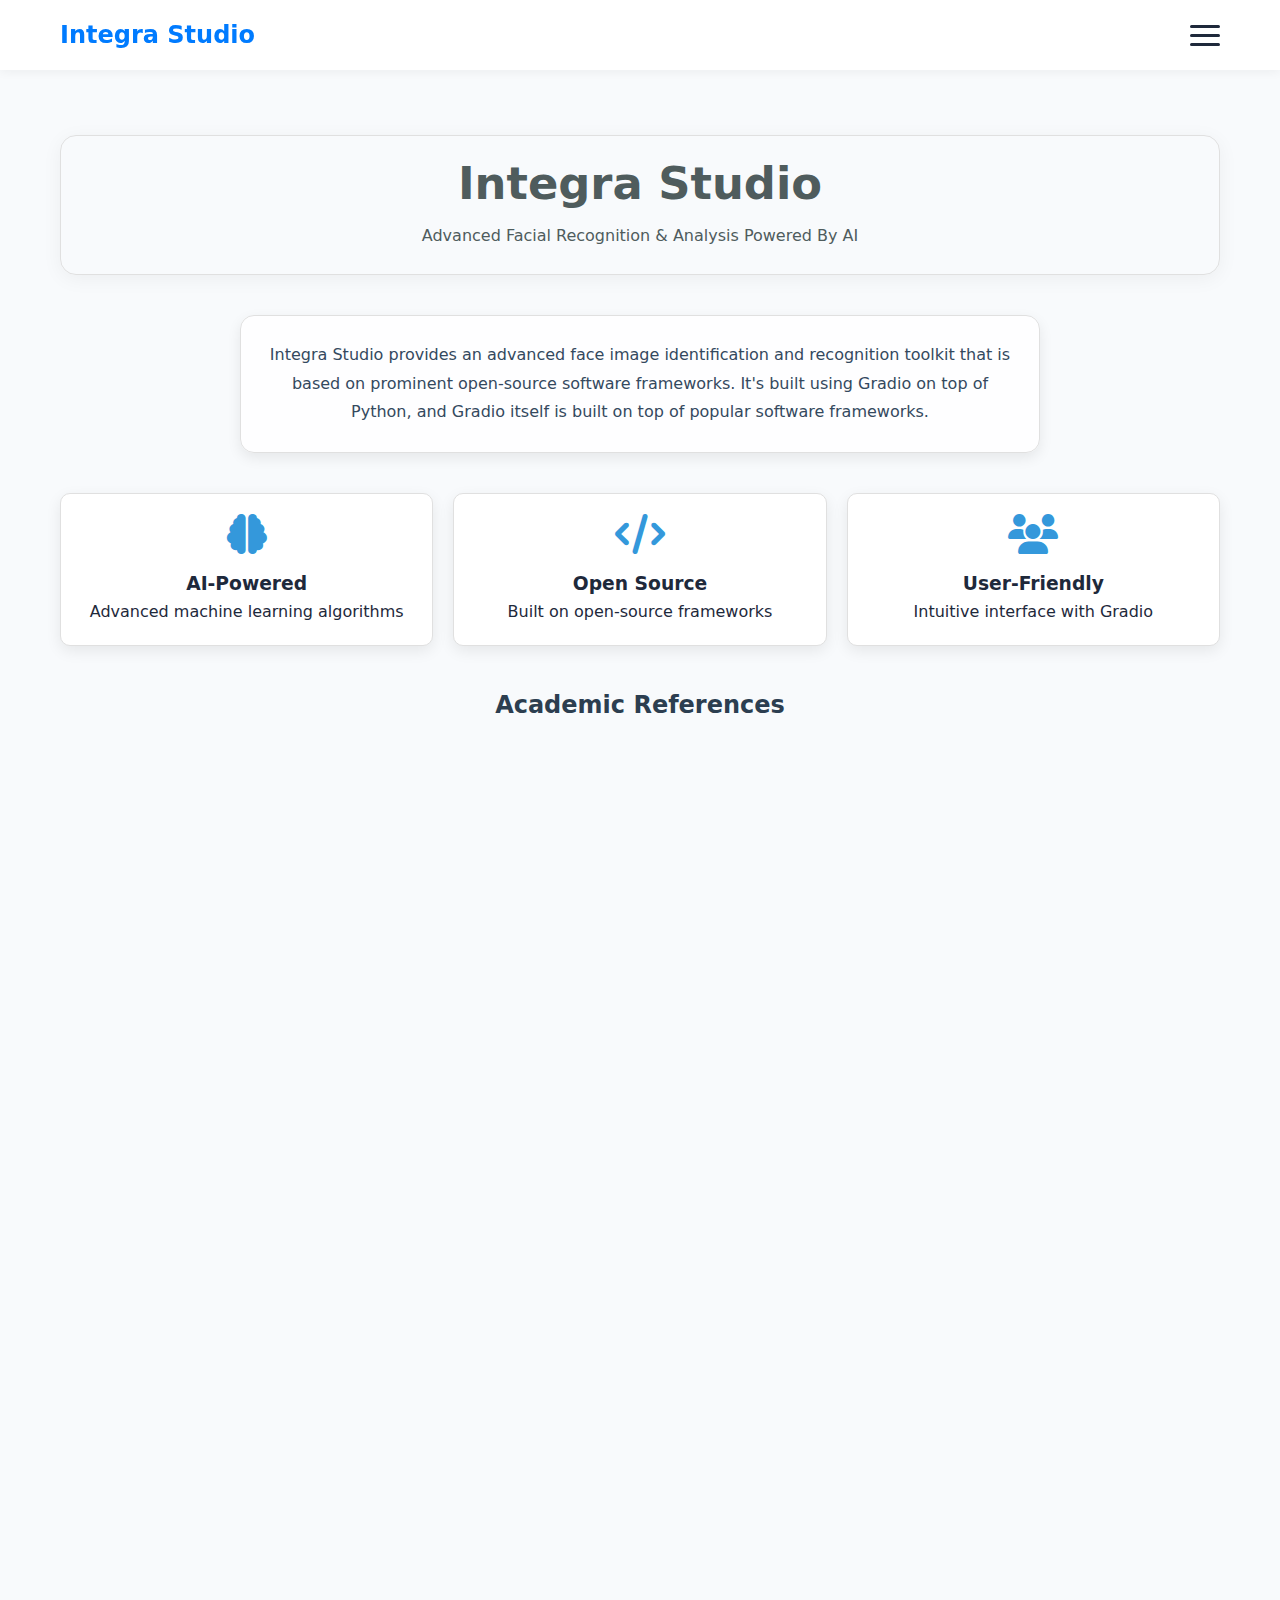
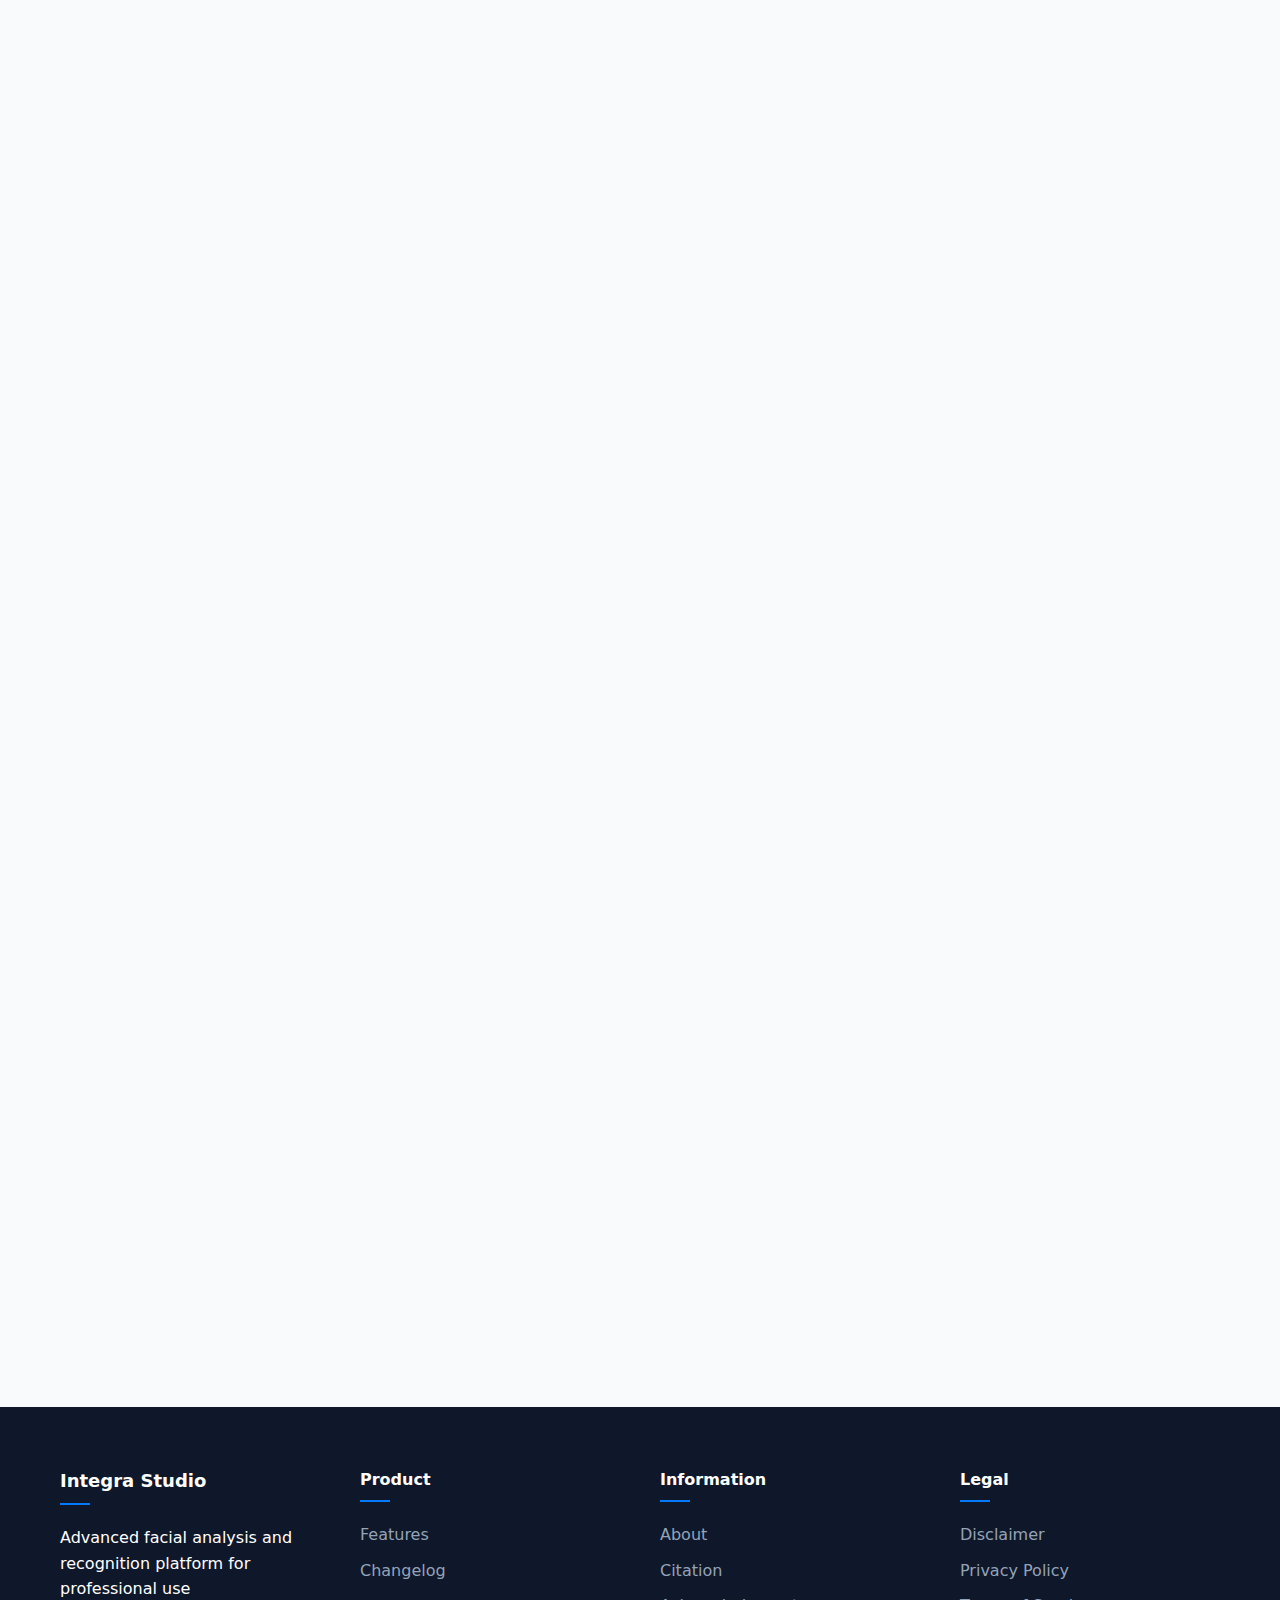
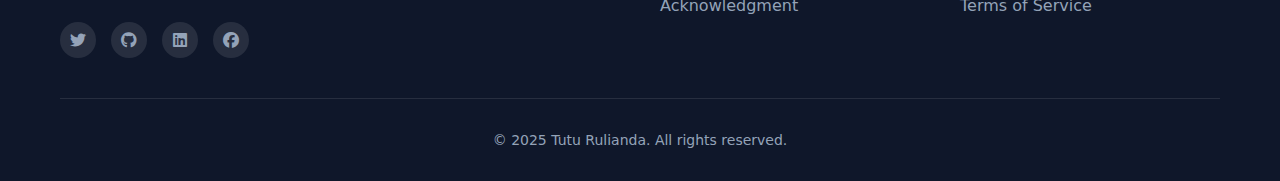
<file: citation.html>
<!DOCTYPE html>
<html lang="en">
<head>
<!-- Google tag (gtag.js) -->
<script async src="https://www.googletagmanager.com/gtag/js?id=G-7F6P778BVR"></script>
<script>
  window.dataLayer = window.dataLayer || [];
  function gtag(){dataLayer.push(arguments);}
  gtag('js', new Date());
  gtag('config', 'G-7F6P778BVR');
</script>        
    <meta charset="UTF-8">
    <meta name="viewport" content="width=device-width, initial-scale=1.0">
    <title>Tutu Rulianda - Integra Studio Acknowledgment</title>
    <meta name="description" content="Tutu Rulianda is a software engineer graduated from the Tenth of November Institute of Technology.">
    <meta name="author" content="Tutu Rulianda">
    <meta name="keywords" content="tutu rulianda, integra studio, full stack development, software engineer">
    <link rel="icon" href="https://tuturulianda.com/tutu-rulianda.jpg" type="image/jpeg">
    <link rel="canonical" href="https://tuturulianda.com/citation">
    <meta name="referrer" content="no-referrer-when-downgrade">
    <meta property="og:title" content="Integra Studio" />
    <meta property="og:type" content="website" />
    <meta property="og:url" content="https://tuturulianda.com/citation" />
    <meta property="og:description" content="Tutu Rulianda is a software engineer graduated from the Tenth of November Institute of Technology." />
    <meta property="og:image" content="https://tuturulianda.com/tutu-rulianda.jpg" />
    <script type="application/ld+json">
        {
            "@context": "https://schema.org",
            "@type": "Person",
            "name": "Tutu Rulianda",
            "jobTitle": "Software Engineer",
            "address": {
                "@type": "PostalAddress",
                "streetAddress": "Villa Bintaro Regency",
                "addressLocality": "South Tangerang",
                "addressRegion": "Banten",
                "postalCode": "15126"
            },
            "telephone": "+62 (21) 745-9302",
            "email": "me@tuturulianda.com",
            "url": "https://tuturulianda.com",
            "image": "https://tuturulianda.com/tutu-rulianda.jpg",
            "sameAs": [
                "https://github.com/in/tutu-rulianda",
                "https://twitter.com/tutu_rulianda"
            ]
        }
    </script>		
    <meta name="twitter:card" content="summary_large_image" />
    <meta name="twitter:creator" content="@tutu_rulianda" />
    <meta name="twitter:title" content="Integra Studio" />
    <meta name="twitter:description" content="Tutu Rulianda is a software engineer graduated from the Tenth of November Institute of Technology." />
    <meta name="twitter:image" content="https://tuturulianda.com/tutu-rulianda.jpg" />
    <link rel="stylesheet" href="https://cdnjs.cloudflare.com/ajax/libs/font-awesome/6.4.0/css/all.min.css">
    <link href="https://fonts.googleapis.com/css2?family=Roboto:wght@300;400;500;700&family=Playfair+Display:wght@400;600;700&display=swap" rel="stylesheet">
    <link rel="icon" href="/favicon.svg" type="image/svg+xml">
    <link rel="icon" href="/favicon-32x32.png" sizes="32x32" type="image/png">
    <link rel="icon" href="/favicon-16x16.png" sizes="16x16" type="image/png">
    <link rel="apple-touch-icon" href="/apple-touch-icon.png" sizes="180x180">
    <link rel="manifest" href="/site.webmanifest">
    <style>
        * {
            margin: 0;
            padding: 0;
            box-sizing: border-box;
            font-family: system-ui, -apple-system, BlinkMacSystemFont, 'Segoe UI', Roboto, Oxygen, Ubuntu, Cantarell, 'Open Sans', 'Helvetica Neue', sans-serif;
        }

        /* Simplified Animation System */
        .anim-section {
            opacity: 0;
            transform: translateY(30px);
            transition: opacity 0.6s ease-out, transform 0.6s ease-out;
        }

        .anim-section.visible {
            opacity: 1;
            transform: translateY(0);
        }

        /* Staggered animation for features */
        .feature {
            opacity: 0;
            transform: translateY(20px);
            transition: opacity 0.5s ease-out, transform 0.5s ease-out;
        }

        .feature.visible {
            opacity: 1;
            transform: translateY(0);
        }

        /* Reference cards animation */
        .reference-card {
            opacity: 0;
            transform: translateY(20px);
            transition: opacity 0.5s ease-out, transform 0.5s ease-out;
        }

        .reference-card.visible {
            opacity: 1;
            transform: translateY(0);
        }

        /* Animation delays for staggered effect */
        .feature:nth-child(1) { transition-delay: 0.1s; }
        .feature:nth-child(2) { transition-delay: 0.2s; }
        .feature:nth-child(3) { transition-delay: 0.3s; }

        .reference-card:nth-child(1) { transition-delay: 0.1s; }
        .reference-card:nth-child(2) { transition-delay: 0.2s; }
        .reference-card:nth-child(3) { transition-delay: 0.3s; }
        .reference-card:nth-child(4) { transition-delay: 0.4s; }
        .reference-card:nth-child(5) { transition-delay: 0.5s; }
        .reference-card:nth-child(6) { transition-delay: 0.6s; }
        .reference-card:nth-child(7) { transition-delay: 0.7s; }

    :root {            
        --primary: #007bff;
        --primary-dark: #0056b3;
        --secondary: #2563eb;
        --dark: #1e293b;
        --light: #f8fafc;
        --gray: #64748b;
        --gray-light: #e2e8f0;
    }

    body {
        background-color: var(--light);
        color: var(--dark);
        line-height: 1.6;
        overflow-x: hidden;
    }

    .container {
        width: 100%;
        max-width: 1200px;
        margin: 0 auto;
        padding: 0 20px;
    }

    /* Header Styles */
    header {
        background-color: white;
        box-shadow: 0 2px 10px rgba(0, 0, 0, 0.05);
        position: fixed;
        width: 100%;
        top: 0;
        z-index: 1000;
        /* Fixed height - no min-height */
        height: 70px;
        display: flex;
        align-items: center;
    }

    .header-container {
        display: flex;
        justify-content: space-between;
        align-items: center;
        /* Remove vertical padding from container */
        padding: 0 20px;
        position: relative;
        /* Container should also be exactly 70px */
        height: 70px;
        width: 100%;
        max-width: 1200px;
        margin: 0 auto;
    }

    .logo {
        font-size: 24px;
        font-weight: 700;
        color: var(--primary);
        text-decoration: none;
        display: flex;
        align-items: center;
        gap: 10px;
    }

    .logo i {
        color: var(--secondary);
    }

    nav ul {
        display: flex;
        list-style: none;
        gap: 30px;
    }

    nav a {
        text-decoration: none;
        color: var(--dark);
        font-weight: 500;
        transition: color 0.3s;
    }

    /* nav a:hover {
        color: var(--dark);
    } */

    .header-buttons {
        display: flex;
        gap: 15px;
    }

    /* Hamburger Menu */
    .menu-toggle {
        display: none;
        flex-direction: column;
        cursor: pointer;
        width: 30px;
        height: 21px;
        position: relative;
    }

    .menu-toggle span {
        display: block;
        height: 3px;
        width: 100%;
        background-color: var(--dark);
        border-radius: 3px;
        transition: all 0.3s ease;
        position: absolute;
    }

    .menu-toggle span:nth-child(1) {
        top: 0;
    }

    .menu-toggle span:nth-child(2) {
        top: 9px;
    }

    .menu-toggle span:nth-child(3) {
        top: 18px;
    }

    .menu-toggle.active span:nth-child(1) {
        transform: rotate(45deg);
        top: 9px;
    }

    .menu-toggle.active span:nth-child(2) {
        opacity: 0;
    }

    .menu-toggle.active span:nth-child(3) {
        transform: rotate(-45deg);
        top: 9px;
    }

    /* Mobile Navigation - Fixed with proper margins */
    /* Mobile Navigation */
    .mobile-nav {
        display: none;
        position: absolute;
        top: 100%;
        left: 0;
        right: 0;
        background: white;
        box-shadow: 0 5px 10px rgba(0, 0, 0, 0.1);
        padding-top: 20px;
        padding-bottom: 20px;
        padding-left: 40px;
        border-bottom-left-radius: 15px;
        border-bottom-right-radius: 15px;
        z-index: 999;
    }

    .mobile-nav.active {
        display: block;
    }

    .mobile-nav ul {
        list-style: none;
        text-align: left;
    }

    .mobile-nav li {
        margin-bottom: 15px;
    }

    .mobile-nav a {
        text-decoration: none;
        color: var(--dark);
        left: 40px;
        font-size: 18px;
        line-height: 0.5;
        font-weight: 500;
        transition: color 0.3s;
        display: block;
        padding: 8px 0;
    }

    /* .mobile-nav a:hover {
        color: var(--dark);
    } */

    .mobile-nav .header-buttons {
        flex-direction: column;
        align-items: center;
        margin-top: 20px;
        gap: 10px;
    }

    /* Responsive Design - Fixed mobile header padding */
    @media (max-width: 1280px) {
        .header-container {
            padding: 15px 20px;
            /* Added left and right padding */
        }

        nav,
        .header-buttons {
            display: none;
        }

        .menu-toggle {
            display: flex;
        }

        /* Ensure mobile nav has proper margins */
        .mobile-nav {
            left: 0;
            right: 0;
            width: 100%;
            border-radius: 0;
        }
    }

    @media (min-width: 1281px) {
        .mobile-nav {
            display: none;
        }
    }

    a {
        text-decoration: none;
    }

    .integra-logo {
        display: flex;
        align-items: center;
        gap: 10px;
        text-decoration: none;
    }

    .integra-logo span {
        display: flex;
        align-items: center;
        line-height: 1;
    }
    
    a {
        text-decoration: none;
    }

    .app-header h1:hover {
        transform: scale(1.05) skewX(-2deg) !important;
    }
    .app-header .tagline:hover {
        transform: scale(1.05) skewX(-2deg) !important;
    }

    html, body {
        scroll-behavior: smooth;
    }
</style>

</head>
<body>
    <header>
        <div class="container header-container">
            <a href="index.html" class="integra-logo" style="border: none; background-image: none; display: flex; align-items: center; gap: 10px; text-decoration: none;">
                <span style="color: #007bff; font-size: 24px; font-weight: 700; line-height: 1; display: flex; align-items: center;">Integra Studio</span>
            </a>
            <nav>
                <ul>
                    <li><a href="index.html">Home</a></li>
                    <li><a href="about.html">About</a></li>
                    <li><a href="features.html">Features</a></li>
                    <li><a href="changelog.html">Changelog</a></li>
                    <li><a href="citation.html">Citation</a></li>
                    <li><a href="credits.html">Acknowledgment</a></li>
                </ul>
            </nav>
            <div class="menu-toggle" id="menuToggle">
                <span></span>
                <span></span>
                <span></span>
            </div>
        </div>
        <div class="mobile-nav" id="mobileNav">
            <ul>
                <li><a href="index.html">Home</a></li>
                <li><a href="about.html">About</a></li>
                <li><a href="features.html">Features</a></li>
                <li><a href="changelog.html">Changelog</a></li>
                <li><a href="citation.html">Citation</a></li>
                <li><a href="credits.html">Acknowledgment</a></li>
            </ul>
        </div>
    </header>

<div style="height: 115px;"></div>

<link rel="stylesheet" href="https://cdnjs.cloudflare.com/ajax/libs/font-awesome/6.4.0/css/all.min.css">
<style>
    .div-container {
        width: 95%;
        max-width: 1200px;
        margin: 0 auto;
        padding: 20px;
    }

    .intro {
        max-width: 800px;
        margin: 0 auto 40px;
        font-size: 16px;
        color: #34495e;
        text-align: center;
        line-height: 1.8;
        padding: 25px;
        background: rgba(255, 255, 255, 0.8);
        border-radius: 14px;
        box-shadow: 0 5px 14px rgba(0, 0, 0, 0.08);
        margin-top: 0px;
        border: 1px solid #e0e0e0;
    }
    
    .references-container {
        display: grid;
        grid-template-columns: repeat(auto-fit, minmax(500px, 1fr));
        gap: 25px;
        margin-bottom: 40px;
        color: white;
    }
    
    .reference-card {
        background: white;
        border-radius: 12px;
        overflow: hidden;
        box-shadow: 0 8px 20px rgba(0, 0, 0, 0.1);
        transition: transform 0.3s ease, box-shadow 0.3s ease;
        border: 1px solid #e0e0e0;
    }
    
    .reference-card:hover {
        transform: translateY(-5px);
        box-shadow: 0 12px 25px rgba(0, 0, 0, 0.15);
    }        
   
    .reference-header {
        height: 70px;
        background: #2c3e50;
        color: white;
        padding: 20px;
        position: relative;
    }   
    
    .reference-header h3 {
        width: 380px;
        font-size: 13px;
        margin-bottom: 10px;
        padding-right: 30px;
        color: white;            
    }
    
    .reference-year {
        position: absolute;
        top: 20px;
        right: 20px;
        background: rgba(255, 255, 255, 0.2);
        padding: 5px 12px;
        border-radius: 20px;
        font-size: 0.9rem;
        color: white;
    }
    
    .reference-content {
        padding: 25px;
    }
    
    .reference-content p {
        margin-bottom: 15px;
        color: #444;
    }
    
    .authors {
        font-weight: 500;
        color: #2c3e50;
    }
    
    .citation {
        background: #f8f9fa;
        border-left: 4px solid #3498db;
        padding: 15px;
        font-family: 'Courier New', monospace;
        font-size: 0.9rem;
        overflow-x: auto;
        border-radius: 0 5px 5px 0;
        color: black;
    }
    
    .doi {
        display: inline-block;
        margin-top: 15px;
        color: #2980b9;
        text-decoration: none;
        font-weight: 500;
    }
    
    .doi:hover {
        /* text-decoration: underline; */
        color: #333 !important;
    }
    
    .features {
        display: flex;
        flex-wrap: wrap;
        justify-content: center;
        gap: 20px;
        margin: 40px 0;
    }
    
    .feature {
        background: white;
        padding: 20px;
        border-radius: 10px;
        text-align: center;
        flex: 1;
        min-width: 200px;
        box-shadow: 0 5px 15px rgba(0, 0, 0, 0.08);
        border: 1px solid #e0e0e0;
    }
    
    .feature i {
        font-size: 2.5rem;
        color: #3498db;
        margin-bottom: 15px;            
    }
    
    footer {
        text-align: center;
        padding: 30px;
        color: #7f8c8d;
        font-size: 0.9rem;
        margin-top: 20px;
    }

    @media (max-width: 768px) {
        .intro {
            margin-top: 0px;
        }
        .div-container {
            overflow: hidden;
        }
        .reference-header {
            height: 120px;
        }
        .reference-header h3 {
            width: 250px;
            font-size: 13px;
            margin-bottom: 10px;
            padding-right: 30px;
            color: white;            
        }
    }
            
    @media (max-width: 600px) {
        .references-container {
            grid-template-columns: 1fr;
        }
        
        h1 {
            font-size: 2.5rem;
        }

        h2 {
            font-size: 1.8rem;

        }

        h3 {
            font-size: 1.5rem;

        }            

        .intro {
            font-size: 16px;
            padding: 14px;
        }
    }

    .app-header {
        text-align: center;
        margin-bottom: 40px;
        border-radius: 16px;
        color: #4f5c5d;
        border: 1px solid var(--border-color);
        box-shadow: 0 4px 20px rgba(0, 0, 0, 0.05);
        width: 100%;
        box-sizing: border-box;
        min-height: 100px !important;
        margin-top: 0px !important;
        border: 1px solid #e0e0e0;
    }
    
    /* Fix for Academic References heading */
    .references-heading {
        text-align: center;
        margin-bottom: 30px;
        color: #2c3e50;
    }
</style>
<div class="div-container">
    <div class="app-header anim-section" id="section-header">
        <h1 style="margin-top: 12px; font-size: 2.8rem">Integra Studio</h1>
        <p style="margin-top: 3px; font-weight: 100;">Advanced Facial Recognition &amp; Analysis Powered By AI</p>
        <br />
    </div>
    <div class="intro anim-section" id="section-intro">
        <p>Integra Studio provides an advanced face image identification and recognition toolkit that is based on prominent open-source software frameworks. It's built using Gradio on top of Python, and Gradio itself is built on top of popular software frameworks.</p>
    </div>        
    <div class="features anim-section" id="section-features">
        <div class="feature" id="feature-left">
            <i class="fas fa-brain"></i>
            <h3>AI-Powered</h3>
            <p>Advanced machine learning algorithms</p>
        </div>
        <div class="feature" id="feature-top">
            <i class="fas fa-code"></i>
            <h3>Open Source</h3>
            <p>Built on open-source frameworks</p>
        </div>
        <div class="feature" id="feature-right">
            <i class="fas fa-users"></i>
            <h3>User-Friendly</h3>
            <p>Intuitive interface with Gradio</p>
        </div>
    </div>        
    
    <!-- Fixed Academic References section -->
    <div class="references-heading anim-section" id="section-heading">
        <h2>Academic References</h2>
    </div>
    
    <div class="references-container anim-section" id="section-references">
        <!-- Reference 1 -->
        <div class="reference-card">
            <div class="reference-header">
                <h3>Gradio: Hassle-Free Sharing and Testing of ML Models in the Wild</h3>
                <span class="reference-year">2019</span>
            </div>
            <div class="reference-content">
                <p class="authors">Abubakar Abid, Ali Abdalla, Ali Abid, Dawood Khan, Abdulrahman Alfozan, James Zou</p>
                <p>ICML HILL 2019</p>
                <div class="citation">
                    @article{abid2019gradio,<br>
                    &nbsp;&nbsp;title = {Gradio: Hassle-Free Sharing and Testing of ML Models in the Wild},<br>
                    &nbsp;&nbsp;author = {Abid, Abubakar and Abdalla, Ali and Abid, Ali and Khan, Dawood and Alfozan, Abdulrahman and Zou, James},<br>
                    &nbsp;&nbsp;journal = {arXiv preprint arXiv:1906.02569},<br>
                    &nbsp;&nbsp;year = {2019},<br>
                    }
                </div>
            </div>
        </div>            
        <!-- Reference 2 -->
        <div class="reference-card">
            <div class="reference-header">
                <h3>A Benchmark of Facial Recognition Pipelines and Co-Usability Performances of Modules</h3>
                <span class="reference-year">2024</span>
            </div>
            <div class="reference-content">
                <p class="authors">S. Serengil and A. Ozpinar</p>
                <p>Journal of Information Technologies, vol. 17, no. 2, pp. 95-107, 2024</p>
                <div class="citation">
                    @article{serengil2024lightface,<br>
                    &nbsp;&nbsp;title = {A Benchmark of Facial Recognition Pipelines and Co-Usability Performances of Modules},<br>
                    &nbsp;&nbsp;author = {Serengil, Sefik and Ozpinar, Alper},<br>
                    &nbsp;&nbsp;journal = {Journal of Information Technologies},<br>
                    &nbsp;&nbsp;volume = {17},<br>
                    &nbsp;&nbsp;number = {2},<br>
                    &nbsp;&nbsp;pages = {95-107},<br>
                    &nbsp;&nbsp;year = {2024},<br>
                    &nbsp;&nbsp;doi = {10.17671/gazibtd.1399077},<br>
                    &nbsp;&nbsp;url = {https://dergipark.org.tr/en/pub/gazibtd/issue/84331/1399077},<br>
                    &nbsp;&nbsp;publisher = {Gazi University}<br>
                    }
                </div>
                <a href="https://dergipark.org.tr/en/pub/gazibtd/issue/84331/1399077" class="doi">
                    <i class="fas fa-external-link-alt"></i> View Publication
                </a>
            </div>
        </div>            
        <!-- Reference 3 -->
        <div class="reference-card">
            <div class="reference-header">
                <h3>LightFace: A Hybrid Deep Face Recognition Framework</h3>
                <span class="reference-year">2020</span>
            </div>
            <div class="reference-content">
                <p class="authors">S. I. Serengil and A. Ozpinar</p>
                <p>2020 Innovations in Intelligent Systems and Applications Conference (ASYU), pp. 23-27</p>
                <div class="citation">
                    @inproceedings{serengil2020lightface,<br>
                    &nbsp;&nbsp;title = {LightFace: A Hybrid Deep Face Recognition Framework},<br>
                    &nbsp;&nbsp;author = {Serengil, Sefik Ilkin and Ozpinar, Alper},<br>
                    &nbsp;&nbsp;booktitle = {2020 Innovations in Intelligent Systems and Applications Conference (ASYU)},<br>
                    &nbsp;&nbsp;pages = {23-27},<br>
                    &nbsp;&nbsp;year = {2020},<br>
                    &nbsp;&nbsp;doi = {10.1109/ASYU50717.2020.9259802},<br>
                    &nbsp;&nbsp;url = {https://ieeexplore.ieee.org/document/9259802},<br>
                    &nbsp;&nbsp;organization = {IEEE}<br>
                    }
                </div>
                <a href="https://ieeexplore.ieee.org/document/9259802/" class="doi">
                    <i class="fas fa-external-link-alt"></i> View Publication
                </a>
            </div>
        </div>            
        <!-- Reference 4 -->
        <div class="reference-card">
            <div class="reference-header">
                <h3>HyperExtended LightFace: A Facial Attribute Analysis Framework</h3>
                <span class="reference-year">2021</span>
            </div>
            <div class="reference-content">
                <p class="authors">S. I. Serengil and A. Ozpinar</p>
                <p>2021 International Conference on Engineering and Emerging Technologies (ICEET), pp. 1-4</p>
                <div class="citation">
                    @inproceedings{serengil2021lightface,<br>
                    &nbsp;&nbsp;title = {HyperExtended LightFace: A Facial Attribute Analysis Framework},<br>
                    &nbsp;&nbsp;author = {Serengil, Sefik Ilkin and Ozpinar, Alper},<br>
                    &nbsp;&nbsp;booktitle = {2021 International Conference on Engineering and Emerging Technologies (ICEET)},<br>
                    &nbsp;&nbsp;pages = {1-4},<br>
                    &nbsp;&nbsp;year = {2021},<br>
                    &nbsp;&nbsp;doi = {10.1109/ICEET53442.2021.9659697},<br>
                    &nbsp;&nbsp;url = {https://ieeexplore.ieee.org/document/9659697},<br>
                    &nbsp;&nbsp;organization = {IEEE}<br>
                    }
                </div>
                <a href="https://ieeexplore.ieee.org/document/9659697/" class="doi">
                    <i class="fas fa-external-link-alt"></i> View Publication
                </a>
            </div>
        </div>            
        <!-- Reference 5 -->
        <div class="reference-card">
            <div class="reference-header">
                <h3>Towards Fast, Accurate and Stable 3D Dense Face Alignment</h3>
                <span class="reference-year">2020</span>
            </div>
            <div class="reference-content">
                <p class="authors">Jianzhu Guo, Xiangyu Zhu, Yang Yang, Fan Yang, Zhen Lei, Stan Z. Li</p>
                <p>Proceedings of the European Conference on Computer Vision (ECCV), 2020</p>
                <div class="citation">
                    @inproceedings{guo2020towards,<br>
                    &nbsp;&nbsp;title = {Towards Fast, Accurate and Stable 3D Dense Face Alignment},<br>
                    &nbsp;&nbsp;author = {Guo, Jianzhu and Zhu, Xiangyu and Yang, Yang and Yang, Fan and Lei, Zhen and Li, Stan Z},<br>
                    &nbsp;&nbsp;booktitle = {Proceedings of the European Conference on Computer Vision (ECCV)},<br>
                    &nbsp;&nbsp;year = {2020}<br>
                    }
                </div>
            </div>
        </div>            
        <!-- Reference 6 -->
        <div class="reference-card">
            <div class="reference-header">
                <h3>MiVOLO: Multi-input Transformer for Age and Gender Estimation</h3>
                <span class="reference-year">2025</span>
            </div>
            <div class="reference-content">
                <p class="authors">Maksim Kuprashevich, Irina Tolstykh</p>
                <p>arXiv preprint arXiv:2307.04616</p>
                <div class="citation">
                    @article{mivolo2025,<br>
                    &nbsp;&nbsp;Author = {Maksim Kuprashevich and Irina Tolstykh},<br>
                    &nbsp;&nbsp;Title = {MiVOLO: Multi-input Transformer for Age and Gender Estimation},<br>
                    &nbsp;&nbsp;Year = {2025},<br>
                    &nbsp;&nbsp;Eprint = {arXiv:2307.04616},<br>
                    }
                </div>
            </div>
        </div>            
        <!-- Reference 7 -->
        <div class="reference-card">
            <div class="reference-header">
                <h3>Beyond Specialization: Assessing the Capabilities of MLLMs in Age and Gender Estimation</h3>
                <span class="reference-year">2024</span>
            </div>
            <div class="reference-content">
                <p class="authors">Maksim Kuprashevich, Grigorii Alekseenko, Irina Tolstykh</p>
                <p>arXiv preprint arXiv:2403.02302</p>
                <div class="citation">
                    @article{mivolo2024,<br>
                    &nbsp;&nbsp;Author = {Maksim Kuprashev and Grigorii Alekseenko and Irina Tolstykh},<br>
                    &nbsp;&nbsp;Title = {Beyond Specialization: Assessing the Capabilities of MLLMs in Age and Gender Estimation},<br>
                    &nbsp;&nbsp;Year = {2024},<br>
                    &nbsp;&nbsp;Eprint = {arXiv:2403.02302},<br>
                    }
                </div>
            </div>
        </div>
    </div>
</div>
<div style="margin-bottom:-30px;"></div>
<style>
    .div-container2 {
        width: 100%;
        max-width: 1200px;
        margin: 0 auto;
        padding: 0 20px;
    }

    .gradio-container {
        max-width: none !important;
        padding: 0 !important;
        margin: 0 !important;
    }

    /* Footer */
    .footer {
        background: #0f172a;
        color: white;
        padding: 60px 0 30px;
    }

    .footer-container {
        display: grid;
        grid-template-columns: repeat(auto-fit, minmax(200px, 1fr));
        gap: 40px;
        margin-bottom: 40px;
    }

    .footer-col h3 {
        font-size: 18px;
        margin-bottom: 20px;
        position: relative;
        padding-bottom: 10px;
    }

    .footer-col h3::after {
        content: '';
        position: absolute;
        left: 0;
        bottom: 0;
        width: 30px;
        height: 2px;
        background: var(--primary);
    }

    .footer-col ul {
        list-style: none;
    }

    .footer-col ul li {
        margin-bottom: 10px;
    }

    .footer-col a {
        color: #94a3b8;
        text-decoration: none;
        transition: color 0.3s;
    }

    .footer-col a:hover {
        color: white;
    }

    .social-links {
        display: flex;
        gap: 15px;
        margin-top: 20px;
    }

    .social-links a {
        width: 36px;
        height: 36px;
        border-radius: 50%;
        background: rgba(255, 255, 255, 0.1);
        display: flex;
        align-items: center;
        justify-content: center;
        transition: background 0.3s;
    }

    .social-links a:hover {
        background: var(--primary);
    }

    .footer-bottom {
        text-align: center;
        padding-top: 30px;
        border-top: 1px solid rgba(255, 255, 255, 0.1);
        color: #94a3b8;
        font-size: 14px;
    }

    @media (max-width: 768px) {            
        .footer-container {
            grid-template-columns: 1fr;
            gap: 30px;
        }            
    }

    a {
        text-decoration: none;
    }

    .gray-blue {
        color: rgba(148, 163, 184, 1) !important;
        font-size: 16px !important;
    }

    .gray-blue:hover {
        color: white !important;
        font-weight: 500 !important;
    }        

    .gray-white {
        color: white !important;
        font-size: 16px !important;
    }

    a:hover {
        /* color: white !important; */
        font-size: 16px !important;
    }
</style>

<div style="height: 40px;"></div>

<div class="footer" id="section-footer" style="overflow: hidden;">
    <div class="div-container2">
        <div class="footer-container" style="font-weight: 300 !important;">
            <div class="footer-col">
                <h3 style="color: white !important;">Integra Studio</h3>
                <p style="font-size: 16px; color: white !important;">Advanced facial analysis and recognition platform for professional use</p>
                <div class="social-links">
                    <a class="pi-a" href="https://x.com/tutu_rulianda" rel="nofollow"><i class="fab fa-twitter"></i></a>
                    <a class="pi-a" href="https://github.com/tutu-rulianda" rel="nofollow"><i class="fab fa-github"></i></a>
                    <a class="pi-a" href="https://www.linkedin.com/in/tutu-rulianda" rel="nofollow"><i class="fab fa-linkedin"></i></a>
                    <a class="pi-a" href="https://www.facebook.com/tutu.rulianda" rel="nofollow"><i class="fab fa-facebook"></i></a>
                </div>
            </div>

            <div class="footer-col">
                <h3 style="font-size: 16px; color: white !important;">Product</h3>
                <ul>
                    <li><a class="pi-a" href="features.html">Features</a></li>
                    <li><a class="pi-a" href="changelog.html">Changelog</a></li>
                </ul>
            </div>

            <div class="footer-col">
                <h3 style="font-size: 16px; color: white !important;">Information</h3>
                <ul>
                    <li><a class="pi-a" href="about.html">About</a></li>
                    <li><a class="pi-a" href="citation.html">Citation</a></li>
                    <li><a class="pi-a" href="credits.html">Acknowledgment</a></li>
                </ul>
            </div>

            <div class="footer-col">
                <h3 style="font-size: 16px; color: white !important;">Legal</h3>
                <ul>
                    <li><a class="pi-a" href="disclaimer.html">Disclaimer</a></li>
                    <li><a class="pi-a" href="policy.html">Privacy Policy</a></li>
                    <li><a class="pi-a" href="terms.html">Terms of Service</a></li>
                </ul>
            </div>
        </div>
        <style>
            .p-copyright {
                cursor: default !important;
                color: rgba(148, 163, 184, 1) !important;
                font-size: 14px !important;
                transition: color 0.3s, transform 0.3s cubic-bezier(.68, -0.55, .27, 1.55) !important;
            }

            .p-copyright:hover {
                color: white !important;
                transform: scale(1.02) skewX(-2deg) !important;
            }
        </style>
        <div class="footer-bottom">
            <p class="p-copyright">&copy; 2025 Tutu Rulianda. All rights reserved.</p>
        </div>
    </div>
</div>
<script>
    document.addEventListener('DOMContentLoaded', function() {
        const tagline = document.querySelector('.tagline');
        if (tagline) {
            tagline.style.textAlign = 'center';
            tagline.style.margin = '0 auto';
            tagline.style.display = 'block';
        }
        
        // Improved animation observer with proper sequencing
        const observer = new IntersectionObserver((entries) => {
            entries.forEach(entry => {
                if (entry.isIntersecting) {
                    // Main sections
                    if (entry.target.classList.contains('anim-section')) {
                        entry.target.classList.add('visible');
                    }
                    
                    // Features - animate individually
                    if (entry.target.id === 'section-features') {
                        const features = entry.target.querySelectorAll('.feature');
                        features.forEach((feature, index) => {
                            setTimeout(() => {
                                feature.classList.add('visible');
                            }, index * 150); // Stagger the feature animations
                        });
                    }
                    
                    // Reference cards - animate individually
                    if (entry.target.id === 'section-references') {
                        const cards = entry.target.querySelectorAll('.reference-card');
                        cards.forEach((card, index) => {
                            setTimeout(() => {
                                card.classList.add('visible');
                            }, index * 100); // Stagger the card animations
                        });
                    }
                }
            });
        }, {
            threshold: 0.15,
            rootMargin: '0px 0px -50px 0px' // Trigger slightly earlier
        });
        
        // Observe all anim-sections in proper order
        const sections = [
            'section-header',
            'section-intro', 
            'section-features',
            'section-heading',
            'section-references',
            'section-footer'
        ];
        
        sections.forEach(sectionId => {
            const section = document.getElementById(sectionId);
            if (section) {
                observer.observe(section);
            }
        });
    });
</script>
    <script>
        const menuToggle = document.getElementById('menuToggle');
        const mobileNav = document.getElementById('mobileNav');
        menuToggle.addEventListener('click', function() {
            this.classList.toggle('active');
            mobileNav.classList.toggle('active');
        });
        const mobileLinks = document.querySelectorAll('.mobile-nav a');
        mobileLinks.forEach(link => {
            link.addEventListener('click', function() {
                menuToggle.classList.remove('active');
                mobileNav.classList.remove('active');
            });
        });
        document.querySelectorAll('a[href^="#"]').forEach(anchor => {
            anchor.addEventListener('click', function(e) {
                e.preventDefault();
                const targetId = this.getAttribute('href');
                if (targetId === '#') return;
                const targetElement = document.querySelector(targetId);
                if (targetElement) {
                    window.scrollTo({
                        top: targetElement.offsetTop - 80,
                        behavior: 'smooth'
                    });
                    menuToggle.classList.remove('active');
                    mobileNav.classList.remove('active');
                }
            });
        });
        window.addEventListener('scroll', function() {
            const header = document.querySelector('header');
            if (window.scrollY > 10) {
                header.style.boxShadow = '0 2px 10px rgba(0, 0, 0, 0.1)';
            } else {
                header.style.boxShadow = '0 2px 10px rgba(0, 0, 0, 0.05)';
            }
            
            // Close mobile menu when scrolling
            if (mobileNav.classList.contains('active')) {
                menuToggle.classList.remove('active');
                mobileNav.classList.remove('active');
            }
        });
    </script>
    <script>
        (function () {
            console.log('=== FIXED SCROLL BUTTON ===');

            // 1. Remove any existing scroll button first
            const oldScrollBtn = document.getElementById('scrollTopBtn');
            if (oldScrollBtn) oldScrollBtn.remove();

            // 2. FIXED SCROLL BUTTON - Use absolute positioning and direct event
            const scrollBtn = document.createElement('button');
            scrollBtn.id = 'scrollTopBtn';
            scrollBtn.innerHTML = '⌃';
            scrollBtn.title = 'Back to Top';
            scrollBtn.style.cssText = `
            position: fixed;
            bottom: 20px;
            right: 20px;
            width: 50px;
            height: 50px;
            background: #333;
            color: white;
            border: none;
            border-radius: 50%;
            font-size: 20px;
            cursor: pointer;
            z-index: 1000002;
            box-shadow: 0 2px 10px rgba(0,0,0,0.3);
            opacity: 0.9;
            transition: all 0.3s ease;
            display: none; /* Initially invisible */
        `;

            // Track the last scrolled element to know what to scroll back up
            let lastScrolledContainer = window;

            // DIRECT CLICK HANDLER
            scrollBtn.addEventListener('click', function (e) {
                console.log('🎯 Scroll button clicked directly');
                e.preventDefault();
                e.stopPropagation();
                e.stopImmediatePropagation();

                // 1. Scroll the last detected container
                if (lastScrolledContainer && lastScrolledContainer.scrollTo) {
                    try {
                        lastScrolledContainer.scrollTo({ top: 0, behavior: 'smooth' });
                    } catch (err) {
                        lastScrolledContainer.scrollTop = 0;
                    }
                }

                // 2. Scroll standard window/body targets just in case
                window.scrollTo({ top: 0, behavior: 'smooth' });
                document.documentElement.scrollTo({ top: 0, behavior: 'smooth' });
                document.body.scrollTo({ top: 0, behavior: 'smooth' });

                // 3. Try to find Gradio container explicitly
                const gradioContainer = document.querySelector('.gradio-container');
                if (gradioContainer) {
                    gradioContainer.scrollTo({ top: 0, behavior: 'smooth' });
                }
            });

            document.body.appendChild(scrollBtn);
            console.log('✅ Fixed scroll button added');

            // GLOBAL CAPTURE SCROLL LISTENER
            window.addEventListener('scroll', function (e) {
                const target = e.target;

                // Determine scroll position based on target type
                let scrollTop = 0;

                if (target === document) {
                    scrollTop = window.scrollY || document.documentElement.scrollTop || document.body.scrollTop || 0;
                    lastScrolledContainer = window;
                } else if (target instanceof Element) {
                    scrollTop = target.scrollTop;
                    lastScrolledContainer = target;
                }

                // Show/Hide button
                if (scrollTop > 100) {
                    scrollBtn.style.display = 'block';
                } else {
                    scrollBtn.style.display = 'none';
                }
            }, { capture: true, passive: true });

            // 3. CSS for smooth scrolling
            const style = document.createElement('style');
            style.textContent = `
            html, body {
                scroll-behavior: smooth !important;
            }
            #scrollTopBtn {
                z-index: 1000002 !important;
            }
        `;
            document.head.appendChild(style);
        })();
    </script>
</body>
</html>
</file>
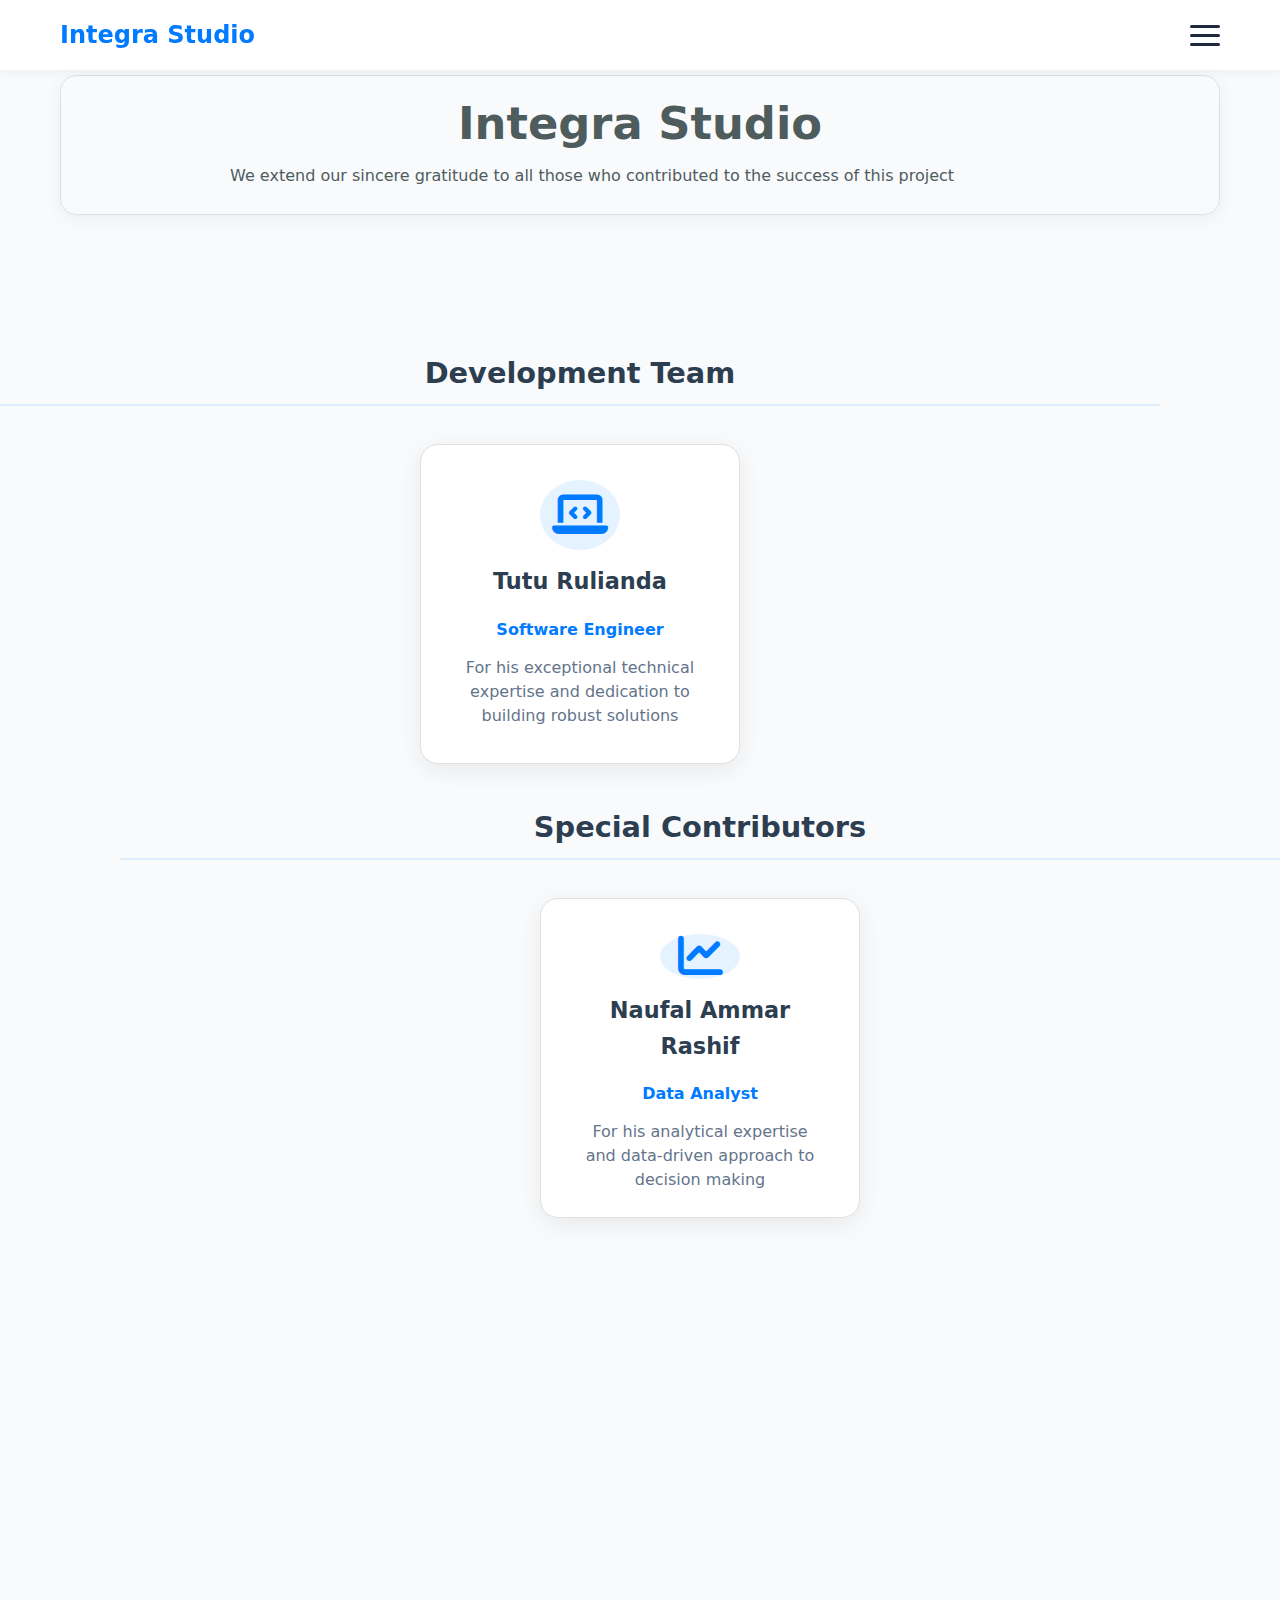
<file: credits.html>
<!DOCTYPE html>
<html lang="en">
<head>
    <!-- Google tag (gtag.js) -->
    <script async src="https://www.googletagmanager.com/gtag/js?id=G-7F6P778BVR"></script>
    <script>
    window.dataLayer = window.dataLayer || [];
    function gtag(){dataLayer.push(arguments);}
    gtag('js', new Date());
    gtag('config', 'G-7F6P778BVR');
    </script>
    
    <meta charset="UTF-8">
    <meta name="viewport" content="width=device-width, initial-scale=1.0">
    <title>Tutu Rulianda - Integra Studio Acknowledgment</title>
    <meta name="description" content="Tutu Rulianda is a software engineer graduated from the Tenth of November Institute of Technology.">
    <meta name="author" content="Tutu Rulianda">
    <meta name="keywords" content="tutu rulianda, integra studio, full stack development, software engineer">
    <link rel="icon" href="https://tuturulianda.com/tutu-rulianda.jpg" type="image/jpeg">
    <link rel="canonical" href="https://tuturulianda.com/credits">
    <meta name="referrer" content="no-referrer-when-downgrade">
    <meta property="og:title" content="Integra Studio" />
    <meta property="og:type" content="website" />
    <meta property="og:url" content="https://tuturulianda.com/credits" />
    <meta property="og:description" content="Tutu Rulianda is a software engineer graduated from the Tenth of November Institute of Technology." />
    <meta property="og:image" content="https://tuturulianda.com/tutu-rulianda.jpg" />
    
    <script type="application/ld+json">
        {
            "@context": "https://schema.org",
            "@type": "Person",
            "name": "Tutu Rulianda",
            "jobTitle": "Software Engineer",
            "address": {
                "@type": "PostalAddress",
                "streetAddress": "Villa Bintaro Regency",
                "addressLocality": "South Tangerang",
                "addressRegion": "Banten",
                "postalCode": "15126"
            },
            "telephone": "+62 (21) 745-9302",
            "email": "me@tuturulianda.com",
            "url": "https://tuturulianda.com",
            "image": "https://tuturulianda.com/tutu-rulianda.jpg",
            "sameAs": [
                "https://github.com/in/tutu-rulianda",
                "https://twitter.com/tutu_rulianda"
            ]
        }
    </script>
    
    <meta name="twitter:card" content="summary_large_image" />
    <meta name="twitter:creator" content="@tutu_rulianda" />
    <meta name="twitter:title" content="Integra Studio" />
    <meta name="twitter:description" content="Tutu Rulianda is a software engineer graduated from the Tenth of November Institute of Technology." />
    <meta name="twitter:image" content="https://tuturulianda.com/tutu-rulianda.jpg" />
    
    <link rel="stylesheet" href="https://cdnjs.cloudflare.com/ajax/libs/font-awesome/6.4.0/css/all.min.css">
    <link rel="icon" href="/favicon.svg" type="image/svg+xml">
    <link rel="icon" href="/favicon-32x32.png" sizes="32x32" type="image/png">
    <link rel="icon" href="/favicon-16x16.png" sizes="16x16" type="image/png">
    <link rel="apple-touch-icon" href="/apple-touch-icon.png" sizes="180x180">
    <link rel="manifest" href="/site.webmanifest">
    
    <style>
        /* CSS Variables */
        :root {
            --primary: #007bff;
            --primary-dark: #0056b3;
            --secondary: #2563eb;
            --dark: #1e293b;
            --light: #f8fafc;
            --gray: #64748b;
            --gray-light: #e2e8f0;
            --primary-light: rgba(0, 123, 255, 0.1);
            --text-secondary: #64748b;
            --border-color: #e0e0e0;
            --bg-primary: #ffffff;
            --shadow-light: 0 2px 10px rgba(0, 0, 0, 0.05);
            --shadow-medium: 0 5px 20px rgba(0, 0, 0, 0.1);
            --shadow-heavy: 0 10px 25px rgba(0, 0, 0, 0.1);
            --transition: all 0.3s ease;
            --transition-slow: all 0.6s ease;
            --easing: cubic-bezier(.77,0,.175,1);
        }

        /* Reset and Base Styles */
        * {
            margin: 0;
            padding: 0;
            box-sizing: border-box;
            font-family: system-ui, -apple-system, BlinkMacSystemFont, 'Segoe UI', Roboto, Oxygen, Ubuntu, Cantarell, 'Open Sans', 'Helvetica Neue', sans-serif;
        }

        body {
            background-color: var(--light);
            color: var(--dark);
            line-height: 1.6;
            overflow-x: hidden;
        }

        a {
            text-decoration: none;
            color: inherit;
        }

        h1, h2, h3, h4, h5 {
            cursor: default;
        }

        p {
            cursor: default;
        }

        /* Animation Keyframes */
        @keyframes slideInLeft {
            0% { opacity: 0; transform: translateX(-60px); }
            100% { opacity: 1; transform: translateX(0); }
        }
        
        @keyframes slideInRight {
            0% { opacity: 0; transform: translateX(60px); }
            100% { opacity: 1; transform: translateX(0); }
        }
        
        @keyframes slideInTop {
            0% { opacity: 0; transform: translateY(-60px); }
            100% { opacity: 1; transform: translateY(0); }
        }
        
        @keyframes slideInBottom {
            0% { opacity: 0; transform: translateY(60px); }
            100% { opacity: 1; transform: translateY(0); }
        }

        /* Animation Classes */
        .animate-slideInLeft { animation: slideInLeft 1s var(--easing) both; }
        .animate-slideInRight { animation: slideInRight 1s var(--easing) both; }
        .animate-slideInTop { animation: slideInTop 1s var(--easing) both; }
        .animate-slideInBottom { animation: slideInBottom 1s var(--easing) both; }

        /* Section Animation System */
        .anim-section { 
            opacity: 0; 
            transition: var(--transition-slow); 
        }
        
        #section-header.anim-section { transform: translateY(-60px); }
        #section-team.anim-section { transform: translateX(-60px); }
        #section-contributors.anim-section { transform: translateX(60px); }
        #section-resources.anim-section { transform: translateX(-60px); }
        #section-special.anim-section, 
        #section-footer.anim-section { transform: translateY(60px); }
        
        .anim-section.visible { 
            opacity: 1; 
            transform: none; 
        }

        .container {
            width: 100%;
            max-width: 1200px;
            margin: 0 auto;
            padding: 0 20px;
        }

        /* Header Styles */
        header {
            background-color: white;
            box-shadow: 0 2px 10px rgba(0, 0, 0, 0.05);
            position: fixed;
            width: 100%;
            top: 0;
            z-index: 1000;
            /* Fixed height - no min-height */
            height: 70px;
            display: flex;
            align-items: center;
        }

        .header-container {
            display: flex;
            justify-content: space-between;
            align-items: center;
            /* Remove vertical padding from container */
            padding: 0 20px;
            position: relative;
            /* Container should also be exactly 70px */
            height: 70px;
            width: 100%;
            max-width: 1200px;
            margin: 0 auto;
        }

        .logo {
            font-size: 24px;
            font-weight: 700;
            color: var(--primary);
            text-decoration: none;
            display: flex;
            align-items: center;
            gap: 10px;
        }

        .logo i {
            color: var(--secondary);
        }

        nav ul {
            display: flex;
            list-style: none;
            gap: 30px;
        }

        nav a {
            text-decoration: none;
            color: var(--dark);
            font-weight: 500;
            transition: color 0.3s;
        }

        /* nav a:hover {
            color: var(--dark);
        } */

        .header-buttons {
            display: flex;
            gap: 15px;
        }

        /* Hamburger Menu */
        .menu-toggle {
            display: none;
            flex-direction: column;
            cursor: pointer;
            width: 30px;
            height: 21px;
            position: relative;
        }

        .menu-toggle span {
            display: block;
            height: 3px;
            width: 100%;
            background-color: var(--dark);
            border-radius: 3px;
            transition: all 0.3s ease;
            position: absolute;
        }

        .menu-toggle span:nth-child(1) {
            top: 0;
        }

        .menu-toggle span:nth-child(2) {
            top: 9px;
        }

        .menu-toggle span:nth-child(3) {
            top: 18px;
        }

        .menu-toggle.active span:nth-child(1) {
            transform: rotate(45deg);
            top: 9px;
        }

        .menu-toggle.active span:nth-child(2) {
            opacity: 0;
        }

        .menu-toggle.active span:nth-child(3) {
            transform: rotate(-45deg);
            top: 9px;
        }

        /* Mobile Navigation - Fixed with proper margins */
        /* Mobile Navigation */
        .mobile-nav {
            display: none;
            position: absolute;
            top: 100%;
            left: 0;
            right: 0;
            background: white;
            box-shadow: 0 5px 10px rgba(0, 0, 0, 0.1);
            padding-top: 20px;
            padding-bottom: 20px;
            padding-left: 40px;
            border-bottom-left-radius: 15px;
            border-bottom-right-radius: 15px;
            z-index: 999;
        }

        .mobile-nav.active {
            display: block;
        }

        .mobile-nav ul {
            list-style: none;
            text-align: left;
        }

        .mobile-nav li {
            margin-bottom: 15px;
        }

        .mobile-nav a {
            text-decoration: none;
            color: var(--dark);
            left: 40px;
            font-size: 18px;
            line-height: 0.5;
            font-weight: 500;
            transition: color 0.3s;
            display: block;
            padding: 8px 0;
        }

        /* .mobile-nav a:hover {
            color: var(--dark);
        } */

        .mobile-nav .header-buttons {
            flex-direction: column;
            align-items: center;
            margin-top: 20px;
            gap: 10px;
        }

        /* Responsive Design - Fixed mobile header padding */
        @media (max-width: 1280px) {
            .header-container {
                padding: 15px 20px;
                /* Added left and right padding */
            }

            nav,
            .header-buttons {
                display: none;
            }

            .menu-toggle {
                display: flex;
            }

            /* Ensure mobile nav has proper margins */
            .mobile-nav {
                left: 0;
                right: 0;
                width: 100%;
                border-radius: 0;
            }
        }

        @media (min-width: 1281px) {
            .mobile-nav {
                display: none;
            }
        }

        a {
            text-decoration: none;
        }

        .integra-logo {
            display: flex;
            align-items: center;
            gap: 10px;
            text-decoration: none;
        }

        .integra-logo span {
            display: flex;
            align-items: center;
            line-height: 1;
        }
        
        @media (max-width: 768px) {
            .div-container {
                overflow: hidden;
            }
        }

        /* Hover Effects */
        h1, h2, h3, h4, h5, p {
            transition: transform 0.3s cubic-bezier(.68,-0.55,.27,1.55);
        }

        h1:hover, h2:hover, h3:hover, h4:hover, h5:hover, p:hover {
            transform: scale(1.02) skewX(-2deg);
        }

        /* Main Content Styles */
        .div-container {
            width: 95% !important;
            max-width: 1200px !important;
            margin: 0 auto;
            padding: 20px;
        }

        .acknowledgment-section {
            margin-bottom: 2.5rem;
            text-align: center;
            width: 100%;
            display: flex;
            flex-direction: column;
            align-items: center;
        }

        .section-title {
            font-size: 1.8rem;
            font-weight: 700;
            color: #2c3e50;
            margin-bottom: 1.5rem;
            padding-bottom: 0.5rem;
            border-bottom: 2px solid var(--primary-light);
            text-align: center;
            width: 100%;
        }

        .card-container3 {
            display: flex;
            justify-content: center;
            flex-wrap: wrap;
            gap: 20px;
            margin-top: 14px;
            width: 100%;
        }

        .card3 {
            background: var(--bg-primary);
            border-radius: 18px;
            padding: 2.2rem;
            box-shadow: 0 6px 25px rgba(0, 0, 0, 0.07);
            border: 1px solid var(--border-color);
            transition: var(--transition);
            width: 320px;
            height: 320px;
            display: flex;
            flex-direction: column;
            align-items: center;
            text-align: center;
        }

        .card3:hover {
            transform: translateY(-5px);
            box-shadow: var(--shadow-heavy);
        }

        .card-icon3 {
            font-size: 2.8rem;
            color: var(--primary);
            margin-bottom: 14px;
            background: var(--primary-light);
            width: 80px;
            height: 80px;
            border-radius: 50%;
            display: flex;
            align-items: center;
            justify-content: center;
            transition: var(--transition);
        }

        .card3:hover .card-icon3 {
            transform: scale(1.1);
        }

        .card3 h3 {
            font-size: 1.4rem;
            margin-bottom: 0.6rem;
            color: #2c3e50;
            font-weight: 700;
        }

        .card3 p {
            color: var(--text-secondary);
            font-size: 16px;
            line-height: 1.5;
        }

        .card3 .role {
            color: var(--primary);
            font-weight: 600;
            margin: 0.5rem 0 14px 0;
            font-size: 16px;
        }

        .card-content3 {
            flex-grow: 1;
            display: flex;
            flex-direction: column;
            justify-content: space-between;
            width: 100%;
        }

        .special-thanks {
            text-align: center;
            padding: 2rem 1.5rem;
            background: linear-gradient(135deg, var(--primary-light) 0%, rgba(118, 75, 162, 0.1) 100%);
            border-radius: 16px;
            margin-top: 2.5rem;
            border: 1px solid var(--border-color);
            box-shadow: 0 5px 20px rgba(0, 0, 0, 0.06);
            width: 100%;
            display: flex;
            flex-direction: column;
            align-items: center;
        }

        .special-thanks h2 {
            font-size: 1.8rem;
            margin-bottom: 14px;
            color: var(--primary);
            font-weight: 700;
            text-align: center;
        }

        .special-thanks p {
            font-size: 16px;
            max-width: 100%;
            line-height: 1.6;
            color: var(--text-secondary);
            text-align: center;
        }

        .app-header {
            text-align: center;
            margin-bottom: 40px;
            border-radius: 16px;
            color: #4f5c5d;
            border: 1px solid var(--border-color);
            box-shadow: 0 4px 20px rgba(0, 0, 0, 0.05);
            width: 100%;
            box-sizing: border-box;
            min-height: 100px !important;
            margin-top: 0px !important;
        }

        /* Mobile Responsiveness for Content */
        @media (max-width: 768px) {
            .section-title {
                font-size: 1.6rem;
                margin-bottom: 14px;
            }
            
            .card-container3 {
                grid-template-columns: 1fr !important;
                gap: 14px !important;
                margin-bottom: 30px !important;
            }
            
            .card3 {
                width: 100% !important;
                max-width: 100% !important;
                margin: 0 auto !important;
                box-sizing: border-box !important;
            }
            
            .card-icon3 {
                font-size: 2.5rem;
                width: 70px;
                height: 70px;
                margin-bottom: 14px;
            }
            
            .card3 h3 {
                font-size: 1.3rem;
            }
            
            .card3 p, .card3 .role {
                font-size: 16px;
            }
            
            .special-thanks {
                padding: 1.5rem 14px;
                margin-top: 2rem;
            }
            
            .special-thanks h2 {
                font-size: 1.6rem;
            }
            
            .special-thanks p {
                font-size: 16px;
            }
        }

        @media (max-width: 480px) {
            h1 {
                font-size: 1.6rem !important;
            }
            
            .section-title {
                font-size: 1.4rem;
            }
            
            .card3 {
                padding: 14px 14px;
                min-height: 260px;
            }
            
            .card-icon3 {
                font-size: 2.2rem;
                width: 60px;
                height: 60px;
            }
            
            .special-thanks h2 {
                font-size: 1.4rem;
            }
        }

        /* Footer Styles */
        .div-container2 {
            width: 100%;
            max-width: 1200px;
            margin: 0 auto;
            padding: 0 20px;
        }

        .gradio-container {
            max-width: none !important;
            padding: 0 !important;
            margin: 0 !important;
        }

        .footer {
            background: #0f172a;
            color: white;
            padding: 60px 0 30px;
        }

        .footer-container {
            display: grid;
            grid-template-columns: repeat(auto-fit, minmax(200px, 1fr));
            gap: 40px;
            margin-bottom: 40px;
        }

        .footer-col h3 {
            font-size: 18px;
            margin-bottom: 20px;
            position: relative;
            padding-bottom: 10px;
        }

        .footer-col h3::after {
            content: '';
            position: absolute;
            left: 0;
            bottom: 0;
            width: 30px;
            height: 2px;
            background: var(--primary);
        }

        .footer-col ul {
            list-style: none;
        }

        .footer-col ul li {
            margin-bottom: 10px;
        }

        .footer-col a {
            color: #94a3b8;
            transition: var(--transition);
        }

        .footer-col a:hover {
            color: white;
        }

        .social-links {
            display: flex;
            gap: 15px;
            margin-top: 20px;
        }

        .social-links a {
            width: 36px;
            height: 36px;
            border-radius: 50%;
            background: rgba(255, 255, 255, 0.1);
            display: flex;
            align-items: center;
            justify-content: center;
            transition: var(--transition);
        }

        .social-links a:hover {
            background: var(--primary);
        }

        .footer-bottom {
            text-align: center;
            padding-top: 30px;
            border-top: 1px solid rgba(255, 255, 255, 0.1);
            color: #94a3b8;
            font-size: 14px;
        }

        .gray-blue {
            color: rgba(148, 163, 184, 1) !important;
            font-size: 16px !important;
        }

        .gray-blue:hover {
            color: white !important;
            font-weight: 500 !important;
        }

        .gray-white {
            color: white !important;
            font-size: 16px !important;
        }

        .p-copyright {
            cursor: default;
            transition: var(--transition);
        }

        .p-copyright:hover {
            color: white;
            transform: scale(1.02) skewX(-2deg);
        }
    </style>
</head>
<body>
    <header>
        <div class="container header-container">
            <a href="index.html" class="integra-logo" style="border: none; background-image: none; display: flex; align-items: center; gap: 10px; text-decoration: none;">
                <span style="color: #007bff; font-size: 24px; font-weight: 700; line-height: 1; display: flex; align-items: center;">Integra Studio</span>
            </a>
            <nav>
                <ul>
                    <li><a href="index.html">Home</a></li>
                    <li><a href="about.html">About</a></li>
                    <li><a href="features.html">Features</a></li>
                    <li><a href="changelog.html">Changelog</a></li>
                    <li><a href="citation.html">Citation</a></li>
                    <li><a href="credits.html">Acknowledgment</a></li>
                </ul>
            </nav>
            <div class="menu-toggle" id="menuToggle">
                <span></span>
                <span></span>
                <span></span>
            </div>
        </div>
        <div class="mobile-nav" id="mobileNav">
            <ul>
                <li><a href="index.html">Home</a></li>
                <li><a href="about.html">About</a></li>
                <li><a href="features.html">Features</a></li>
                <li><a href="changelog.html">Changelog</a></li>
                <li><a href="citation.html">Citation</a></li>
                <li><a href="credits.html">Acknowledgment</a></li>
            </ul>
        </div>
    </header>

    <div style="height: 115px;"></div>

    <div class="div-container">
        <div class="app-header anim-section" id="section-header">
            <h1 style="margin-top: 12px; font-size: 2.8rem">Integra Studio</h1>
            <p style="max-width: 90%; margin-top: 3px; margin-left: 10px; margin-right: 10px; font-size: 16px; font-weight: 100;">We extend our sincere gratitude to all those who contributed to the success of this project</p>
            <br />
        </div>
        
        <div style="margin-bottom: 75px;"></div>
        
        <div class="gradio-container" style="margin-bottom:10px !important;">
            <div class="acknowledgment-section anim-section" id="section-team" style="margin-top:20px;">
                <h2 class="section-title">Development Team</h2>
                <div class="card-container3">
                    <div class="card3">
                        <div class="card-icon3">
                            <i class="fas fa-laptop-code"></i>
                        </div>
                        <div class="card-content3">
                            <h3>Tutu Rulianda</h3>
                            <p class="role">Software Engineer</p>
                            <p>For his exceptional technical expertise and dedication to building robust solutions</p>
                        </div>
                    </div>
                </div>
            </div>

            <!-- Fixed: Moved the section title inside the anim-section -->
            <div class="acknowledgment-section anim-section" id="section-contributors">
                <h2 class="section-title">Special Contributors</h2>
                <div class="card-container3">
                    <div class="card3">
                        <div class="card-icon3">
                            <i class="fas fa-chart-line"></i>
                        </div>
                        <div class="card-content3">
                            <h3>Naufal Ammar Rashif</h3>
                            <p class="role">Data Analyst</p>
                            <p>For his analytical expertise and data-driven approach to decision making</p>
                        </div>
                    </div>
                </div>
            </div>

            <div class="acknowledgment-section anim-section" id="section-resources">
                <h2 class="section-title">Third-Party Resources</h2>
                <div class="card-container3">
                    <div class="card3">
                        <div class="card-icon3">
                            <i class="fas fa-icons"></i>
                        </div>
                        <div class="card-content3">
                            <h3>Font Awesome</h3>
                            <p class="role">Icons</p>
                            <p>For providing the beautiful icons that enhance our user interface</p>
                        </div>
                    </div>
                    <div class="card3">
                        <div class="card-icon3">
                            <i class="fas fa-font"></i>
                        </div>
                        <div class="card-content3">
                            <h3>Google Fonts</h3>
                            <p class="role">Typography</p>
                            <p>For offering the elegant typography that improves readability and aesthetics</p>
                        </div>
                    </div>
                    <div class="card3">
                        <div class="card-icon3">
                            <i class="fas fa-camera"></i>
                        </div>
                        <div class="card-content3">
                            <h3>Pixabay &amp; Unsplash</h3>
                            <p class="role">Photography</p>
                            <p>For supplying high-quality imagery that brings our project to life</p>
                        </div>
                    </div>
                </div>
            </div>

            <div class="special-thanks anim-section" id="section-special" style="margin-bottom:-20px;">
                <h2>Special Thanks</h2>
                <p>With special thanks to all our beta testers, supporters, and everyone who believed in this project from the beginning. Your feedback and encouragement have been invaluable to our success.</p>
                <br />
            </div>
        </div>
    </div>
    
    <div style="margin-bottom:20px;"></div>

    <div class="footer">
        <div class="div-container2 anim-section" id="section-footer">
            <div class="footer-container" style="font-weight: 300 !important;">
                <div class="footer-col">
                    <h3 style="color: white !important;">Integra Studio</h3>
                    <p style="font-size: 16px; color: white !important;">Advanced facial analysis and recognition platform for professional use</p>
                    <div class="social-links">
                        <a href="https://x.com/tutu_rulianda" rel="nofollow"><i style="color: rgba(148, 163, 184, 1) !important;" class="fab fa-twitter"></i></a>
                        <a href="https://github.com/tutu-rulianda" rel="nofollow"><i style="color: rgba(148, 163, 184, 1) !important;" class="fab fa-github"></i></a>
                        <a href="https://www.linkedin.com/in/tutu-rulianda" rel="nofollow"><i style="color: rgba(148, 163, 184, 1) !important;" class="fab fa-linkedin"></i></a>
                        <a href="https://www.facebook.com/tutu.rulianda" rel="nofollow"><i style="color: rgba(148, 163, 184, 1) !important;" class="fab fa-facebook"></i></a>
                    </div>
                </div>
                
                <div class="footer-col">
                    <h3 style="font-size: 16px; color: white !important;">Product</h3>
                    <ul>
                        <li><a class="gray-blue" href="features.html">Features</a></li>
                        <li><a class="gray-blue" href="changelog.html">Changelog</a></li>
                    </ul>
                </div>
                
                <div class="footer-col">
                    <h3 style="font-size: 16px; color: white !important;">Information</h3>
                    <ul>
                        <li><a class="gray-blue" href="about.html">About</a></li>
                        <li><a class="gray-blue" href="citation.html">Citation</a></li>
                        <li><a class="gray-blue" href="credits.html">Acknowledgment</a></li>
                    </ul>
                </div>
                
                <div class="footer-col">
                    <h3 style="font-size: 16px; color: white !important;">Legal</h3>
                    <ul>
                        <li><a class="gray-blue" href="disclaimer.html">Disclaimer</a></li>
                        <li><a class="gray-blue" href="policy.html">Privacy Policy</a></li>
                        <li><a class="gray-blue" href="terms.html">Terms of Service</a></li>
                    </ul>
                </div>
            </div>
            
            <div class="footer-bottom">
                <p class="gray-blue p-copyright" style="font-size: 14px !important;">&copy; 2025 Tutu Rulianda. All rights reserved.</p>
            </div>
        </div>
    </div>

    <script>
        document.addEventListener('DOMContentLoaded', function() {
            // Mobile menu functionality
            const menuToggle = document.getElementById('menuToggle');
            const mobileNav = document.getElementById('mobileNav');
            
            menuToggle.addEventListener('click', function() {
                this.classList.toggle('active');
                mobileNav.classList.toggle('active');
            });
            
            // Close mobile menu when clicking on links
            const mobileLinks = document.querySelectorAll('.mobile-nav a');
            mobileLinks.forEach(link => {
                link.addEventListener('click', function() {
                    menuToggle.classList.remove('active');
                    mobileNav.classList.remove('active');
                });
            });
            
            // Smooth scrolling for anchor links
            document.querySelectorAll('a[href^="#"]').forEach(anchor => {
                anchor.addEventListener('click', function (e) {
                    e.preventDefault();
                    
                    const targetId = this.getAttribute('href');
                    if(targetId === '#') return;
                    
                    const targetElement = document.querySelector(targetId);
                    if(targetElement) {
                        window.scrollTo({
                            top: targetElement.offsetTop - 80,
                            behavior: 'smooth'
                        });
                        
                        menuToggle.classList.remove('active');
                        mobileNav.classList.remove('active');
                    }
                });
            });            
            window.addEventListener('scroll', function() {
                const header = document.querySelector('header');
                if (window.scrollY > 10) {
                    header.style.boxShadow = '0 2px 10px rgba(0, 0, 0, 0.1)';
                } else {
                    header.style.boxShadow = '0 2px 10px rgba(0, 0, 0, 0.05)';
                }
                
                // Close mobile menu when scrolling
                if (mobileNav.classList.contains('active')) {
                    menuToggle.classList.remove('active');
                    mobileNav.classList.remove('active');
                }
            });
            // Section animations
            const sections = [
                { id: 'section-header', anim: 'animate-slideInTop' },
                { id: 'section-team', anim: 'animate-slideInLeft' },
                { id: 'section-contributors', anim: 'animate-slideInRight' },
                { id: 'section-resources', anim: 'animate-slideInLeft' },
                { id: 'section-special', anim: 'animate-slideInBottom' },
                { id: 'section-footer', anim: 'animate-slideInBottom' }
            ];
            
            // Initial animation on page load
            sections.forEach((section, i) => {
                const el = document.getElementById(section.id);
                if (el) {
                    setTimeout(() => {
                        el.classList.add('visible', section.anim);
                    }, 200 + i * 300); // Increased delay between sections
                }
            });
            
            // Intersection Observer for scroll animations
            const observer = new IntersectionObserver((entries) => {
                entries.forEach(entry => {
                    const section = sections.find(s => s.id === entry.target.id);
                    if (!section) return;
                    
                    if (entry.isIntersecting) {
                        entry.target.classList.add('visible', section.anim);
                    } else {
                        entry.target.classList.remove('visible', section.anim);
                    }
                });
            }, {
                threshold: 0.2
            });
            
            sections.forEach(section => {
                const el = document.getElementById(section.id);
                if (el) observer.observe(el);
            });
        });
    </script>
    <script>
        (function () {
            console.log('=== FIXED SCROLL BUTTON ===');

            // 1. Remove any existing scroll button first
            const oldScrollBtn = document.getElementById('scrollTopBtn');
            if (oldScrollBtn) oldScrollBtn.remove();

            // 2. FIXED SCROLL BUTTON - Use absolute positioning and direct event
            const scrollBtn = document.createElement('button');
            scrollBtn.id = 'scrollTopBtn';
            scrollBtn.innerHTML = '⌃';
            scrollBtn.title = 'Back to Top';
            scrollBtn.style.cssText = `
            position: fixed;
            bottom: 20px;
            right: 20px;
            width: 50px;
            height: 50px;
            background: #333;
            color: white;
            border: none;
            border-radius: 50%;
            font-size: 20px;
            cursor: pointer;
            z-index: 1000002;
            box-shadow: 0 2px 10px rgba(0,0,0,0.3);
            opacity: 0.9;
            transition: all 0.3s ease;
            display: none; /* Initially invisible */
        `;

            // Track the last scrolled element to know what to scroll back up
            let lastScrolledContainer = window;

            // DIRECT CLICK HANDLER
            scrollBtn.addEventListener('click', function (e) {
                console.log('🎯 Scroll button clicked directly');
                e.preventDefault();
                e.stopPropagation();
                e.stopImmediatePropagation();

                // 1. Scroll the last detected container
                if (lastScrolledContainer && lastScrolledContainer.scrollTo) {
                    try {
                        lastScrolledContainer.scrollTo({ top: 0, behavior: 'smooth' });
                    } catch (err) {
                        lastScrolledContainer.scrollTop = 0;
                    }
                }

                // 2. Scroll standard window/body targets just in case
                window.scrollTo({ top: 0, behavior: 'smooth' });
                document.documentElement.scrollTo({ top: 0, behavior: 'smooth' });
                document.body.scrollTo({ top: 0, behavior: 'smooth' });

                // 3. Try to find Gradio container explicitly
                const gradioContainer = document.querySelector('.gradio-container');
                if (gradioContainer) {
                    gradioContainer.scrollTo({ top: 0, behavior: 'smooth' });
                }
            });

            document.body.appendChild(scrollBtn);
            console.log('✅ Fixed scroll button added');

            // GLOBAL CAPTURE SCROLL LISTENER
            window.addEventListener('scroll', function (e) {
                const target = e.target;

                // Determine scroll position based on target type
                let scrollTop = 0;

                if (target === document) {
                    scrollTop = window.scrollY || document.documentElement.scrollTop || document.body.scrollTop || 0;
                    lastScrolledContainer = window;
                } else if (target instanceof Element) {
                    scrollTop = target.scrollTop;
                    lastScrolledContainer = target;
                }

                // Show/Hide button
                if (scrollTop > 100) {
                    scrollBtn.style.display = 'block';
                } else {
                    scrollBtn.style.display = 'none';
                }
            }, { capture: true, passive: true });

            // 3. CSS for smooth scrolling
            const style = document.createElement('style');
            style.textContent = `
            html, body {
                scroll-behavior: smooth !important;
            }
            #scrollTopBtn {
                z-index: 1000002 !important;
            }
        `;
            document.head.appendChild(style);
        })();
    </script>
</body>
</html>
</file>
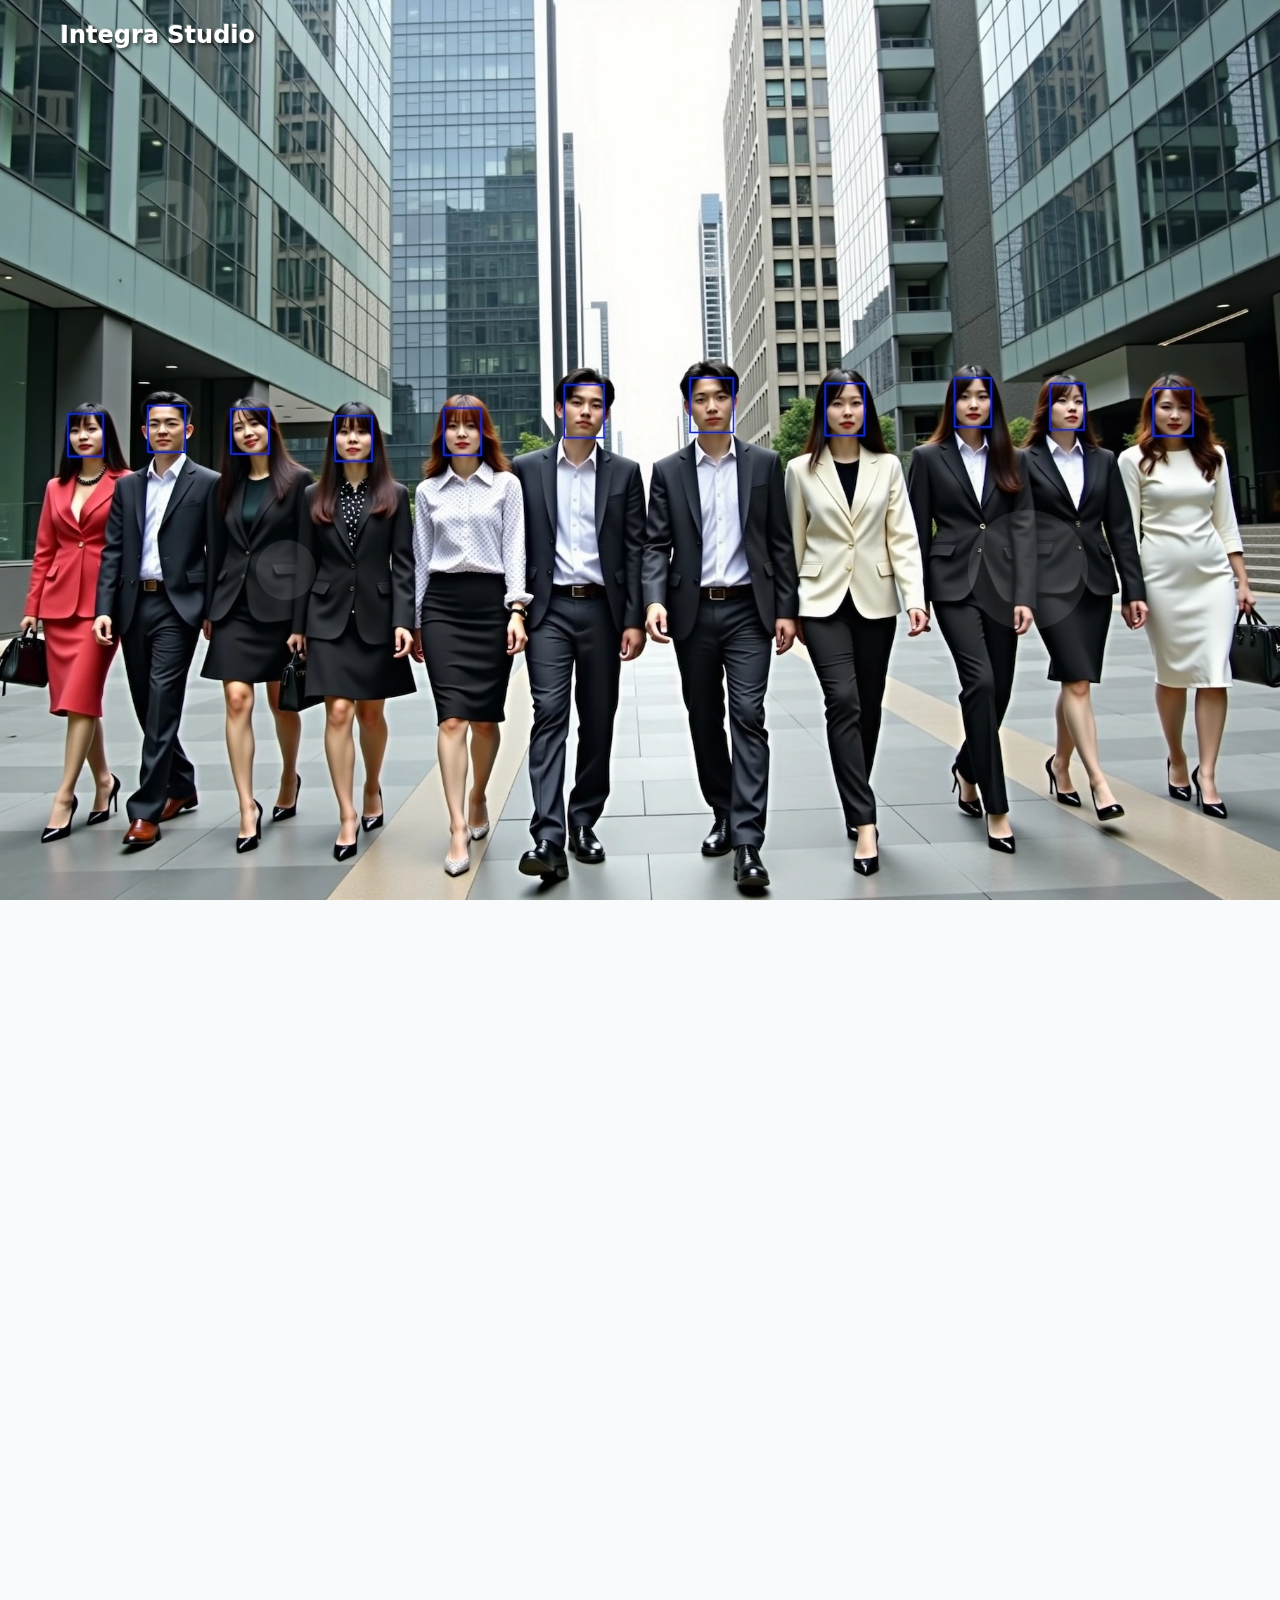
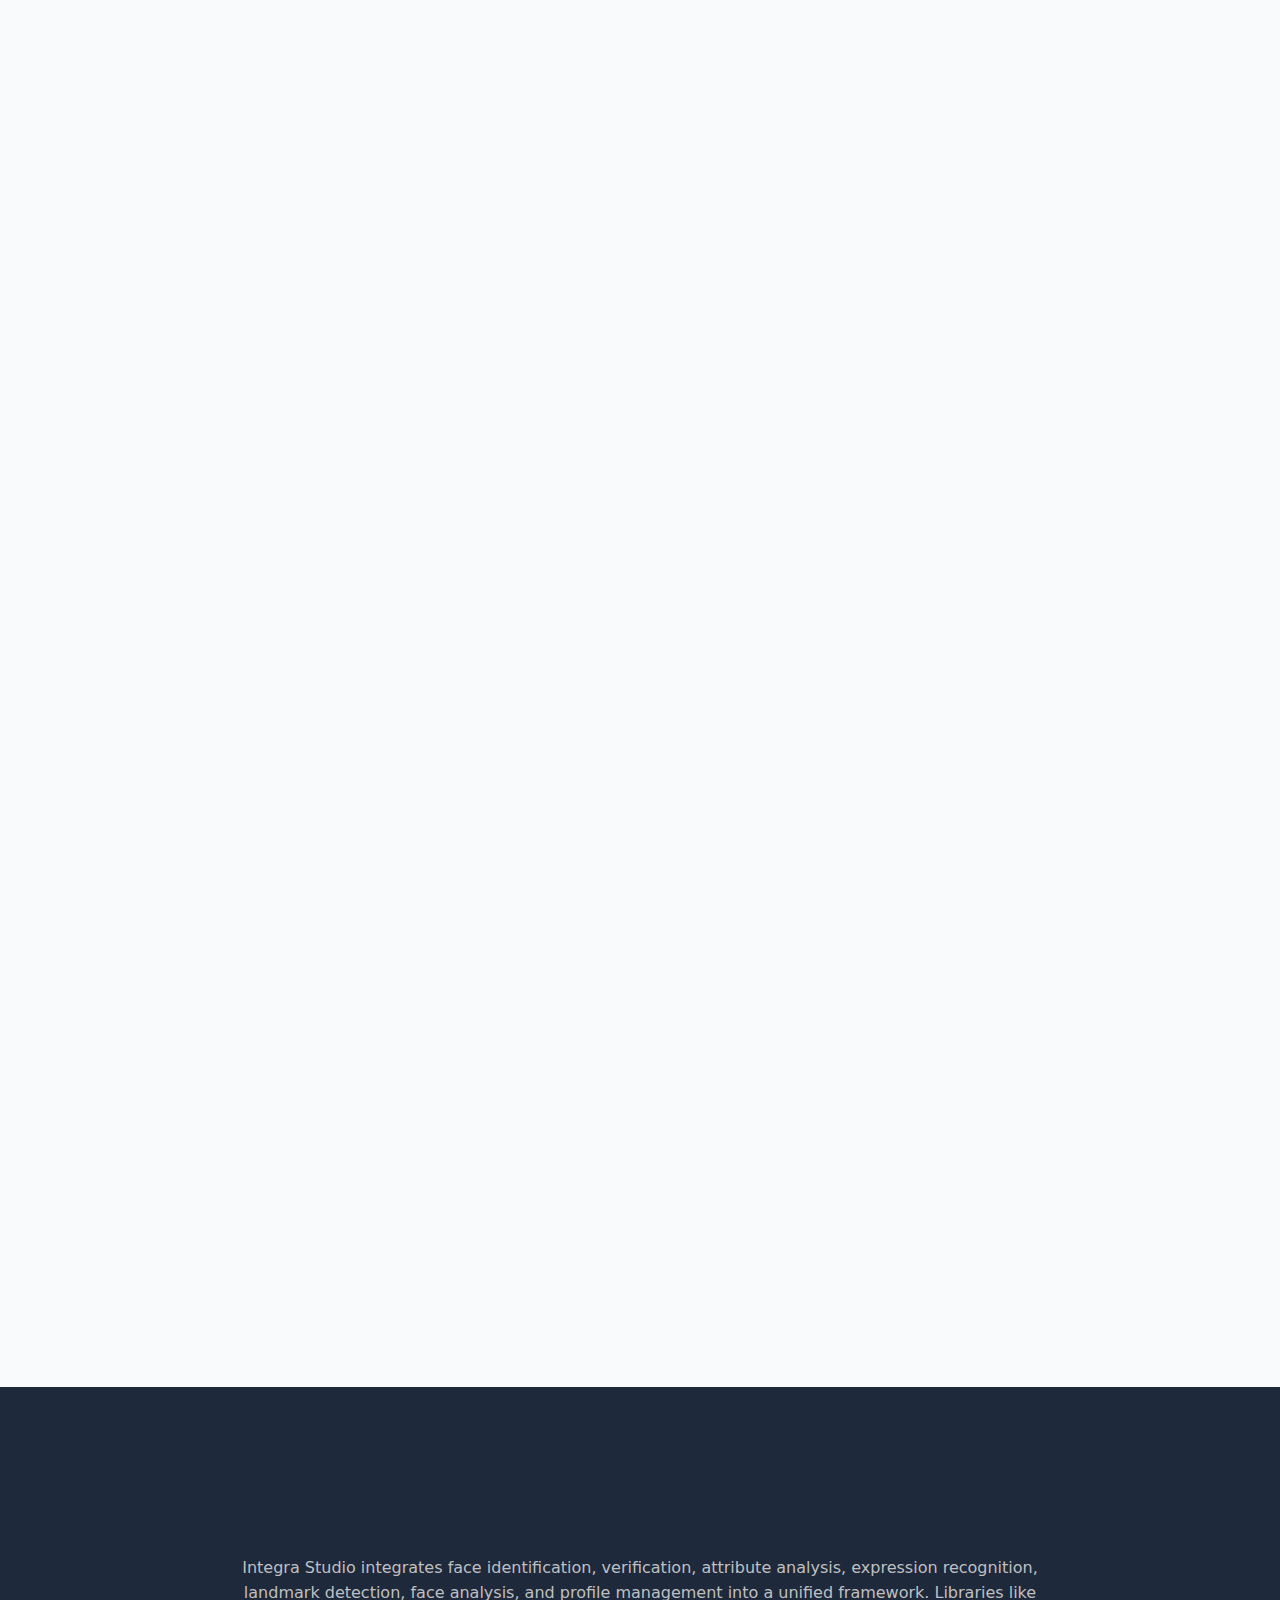
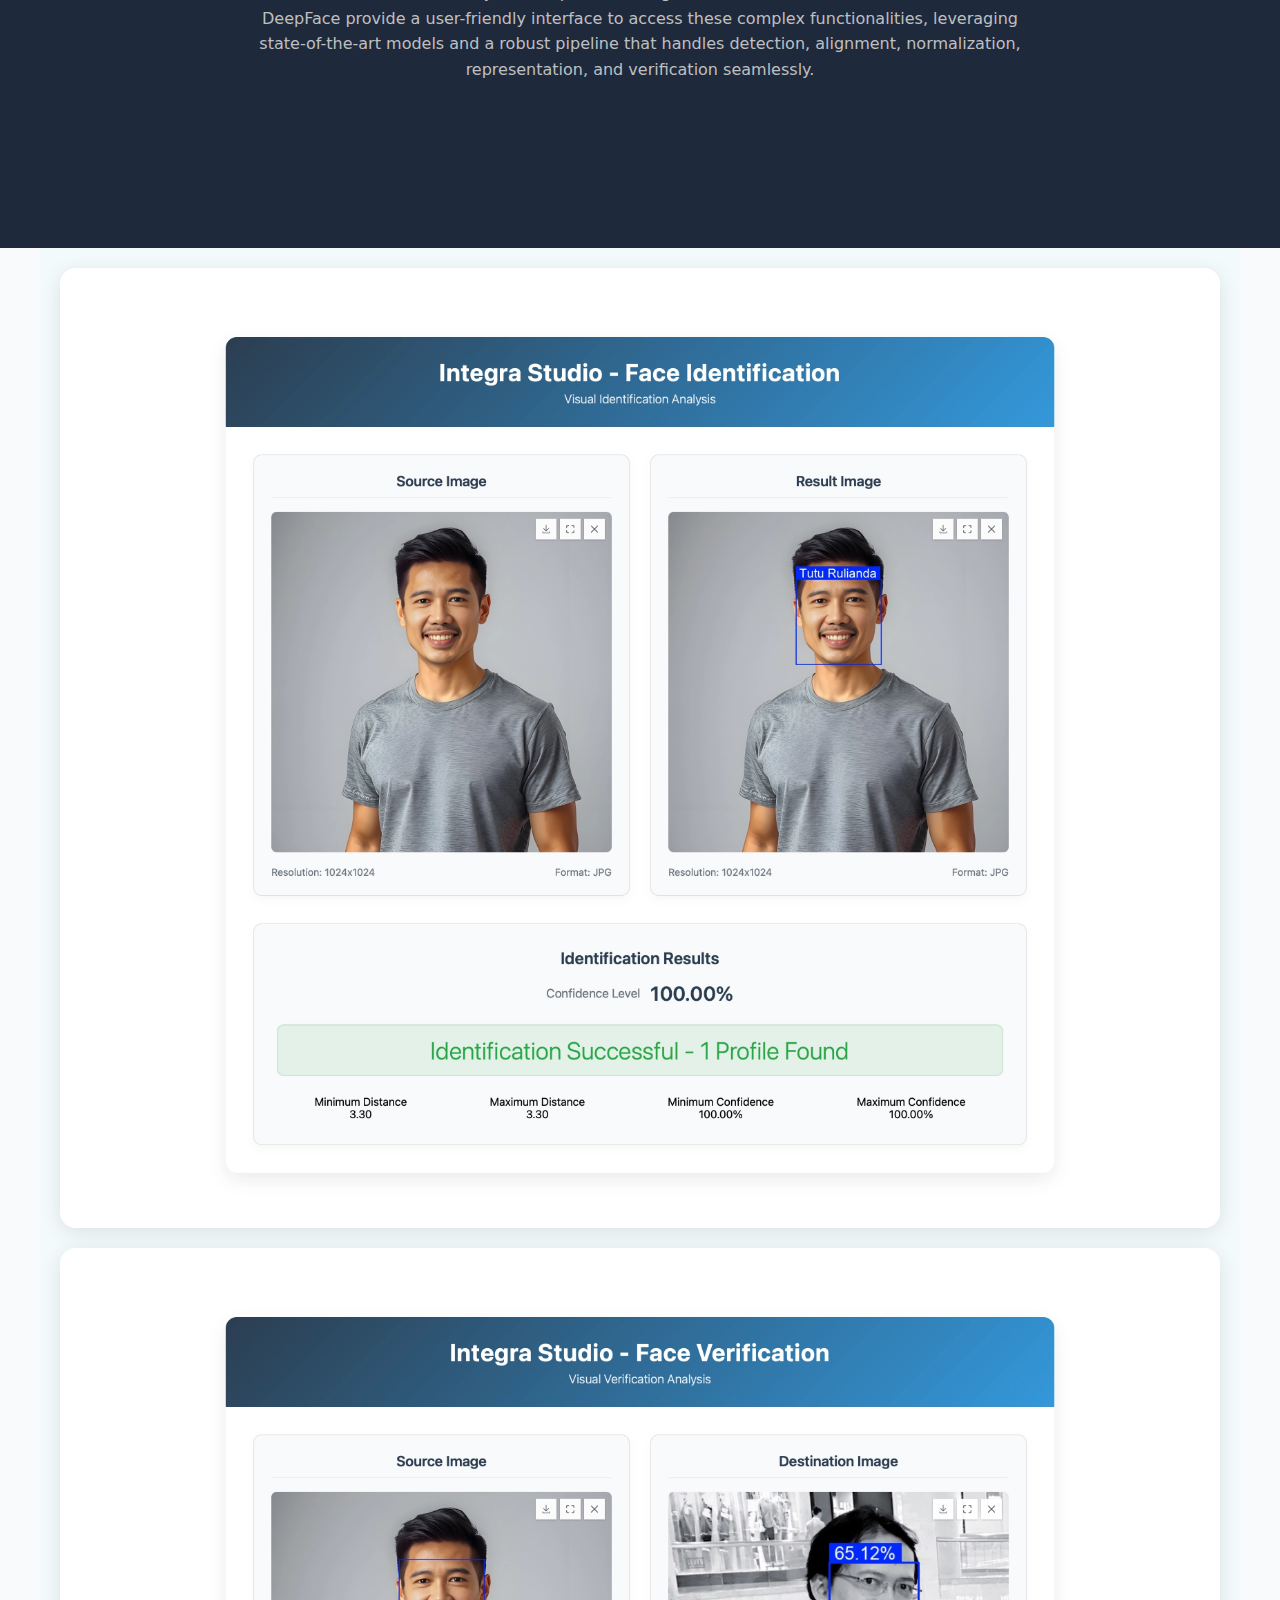
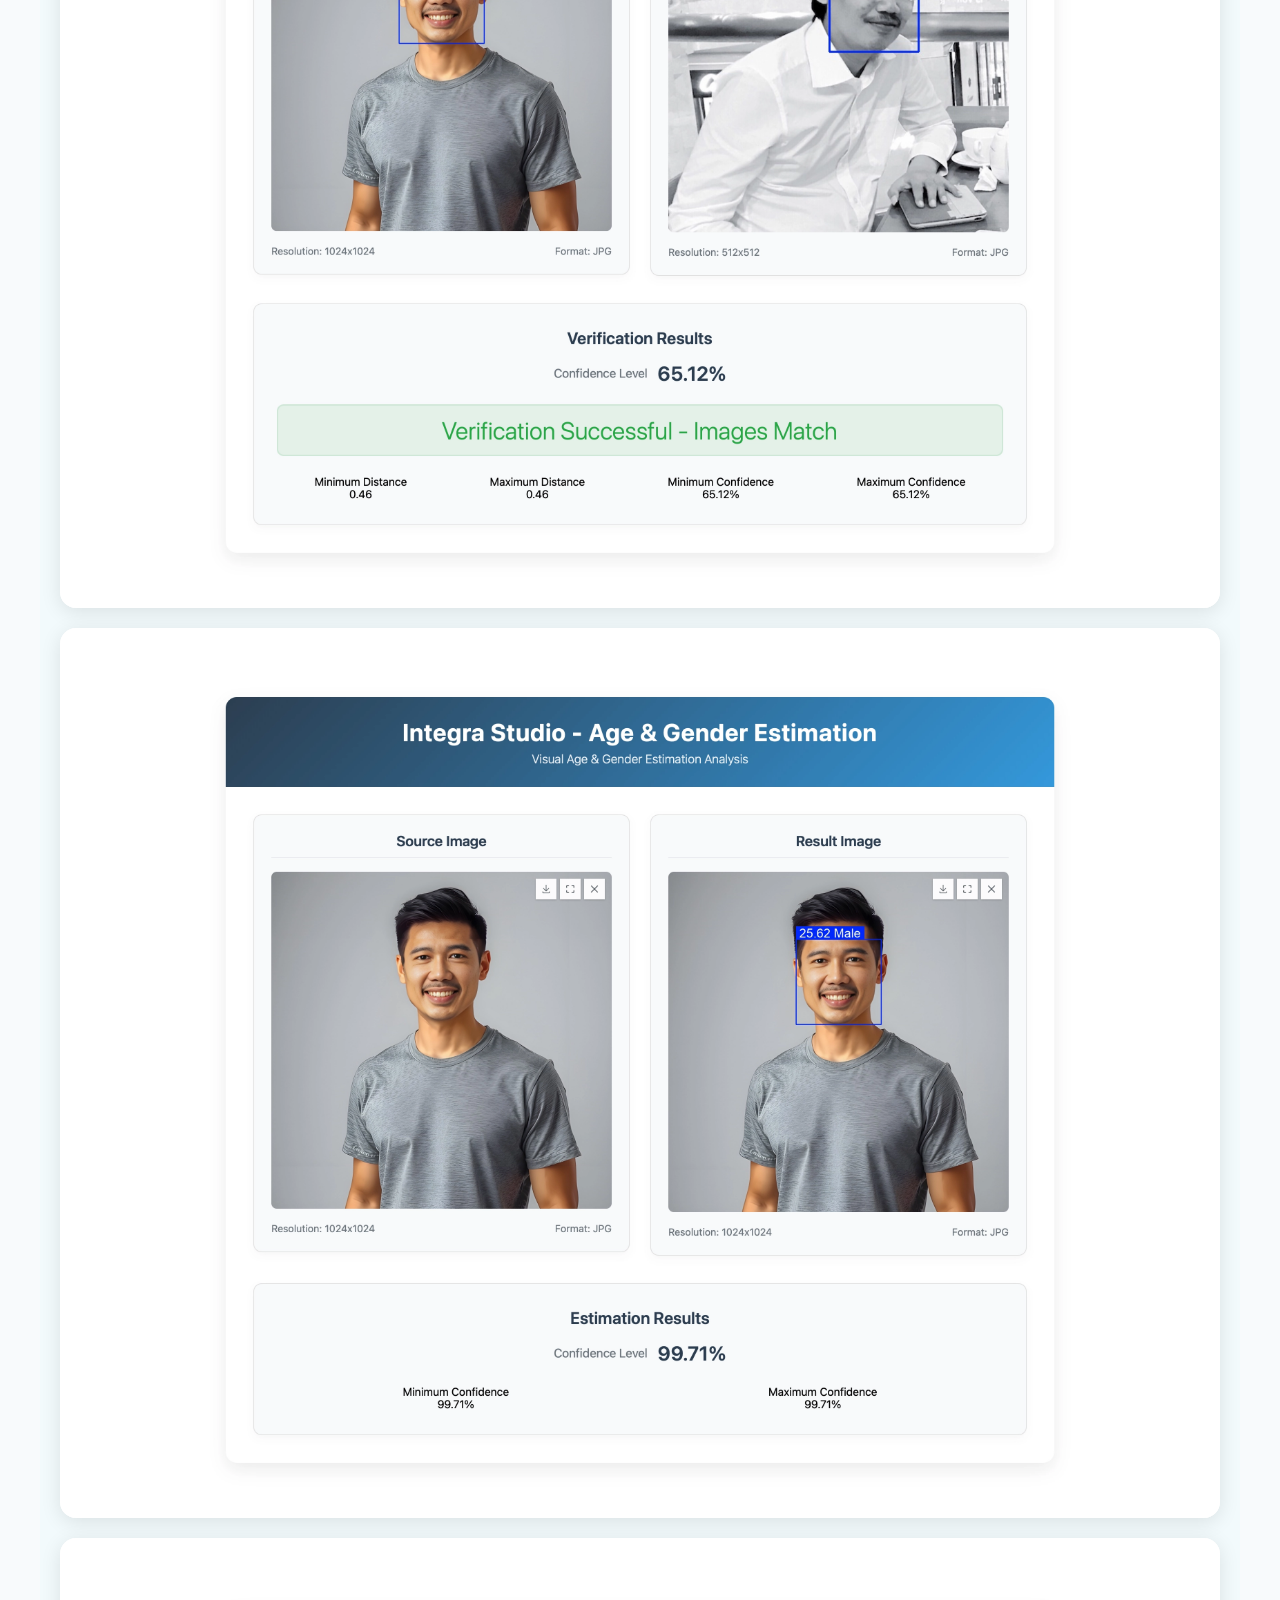
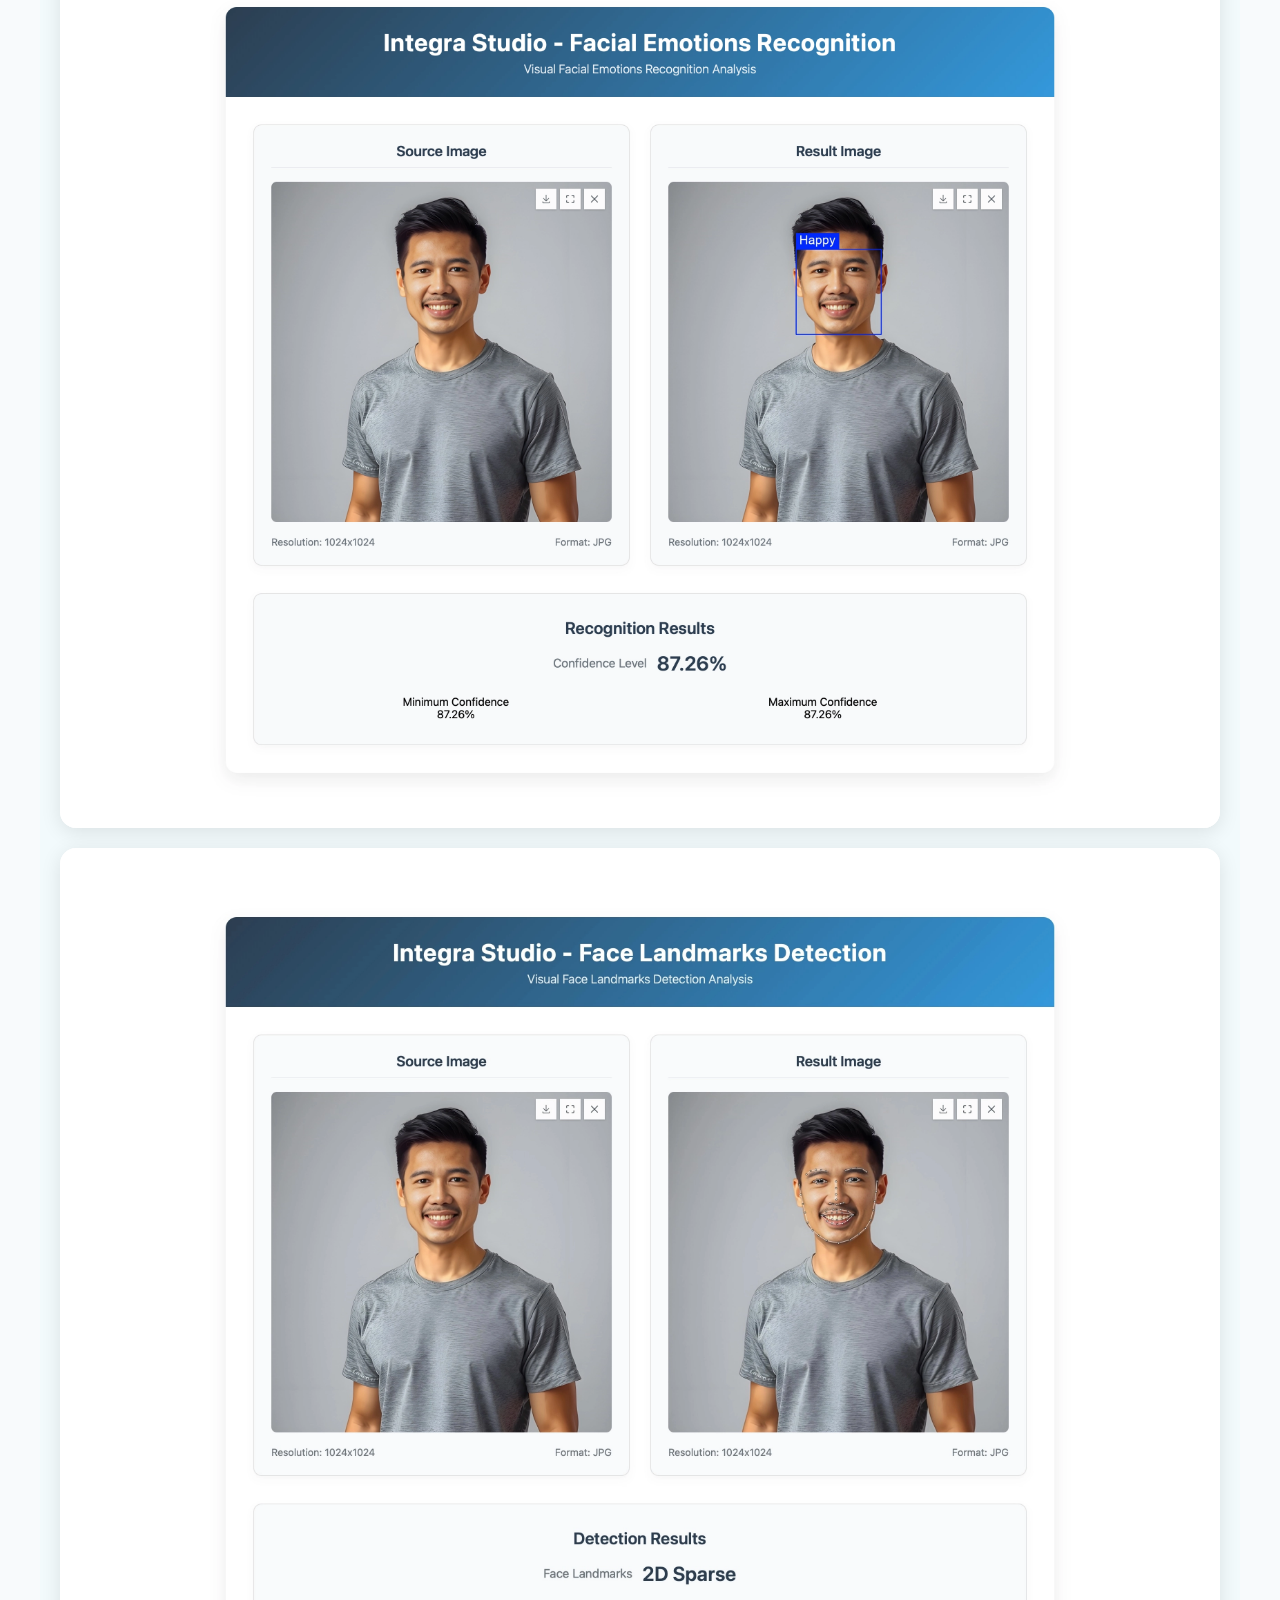
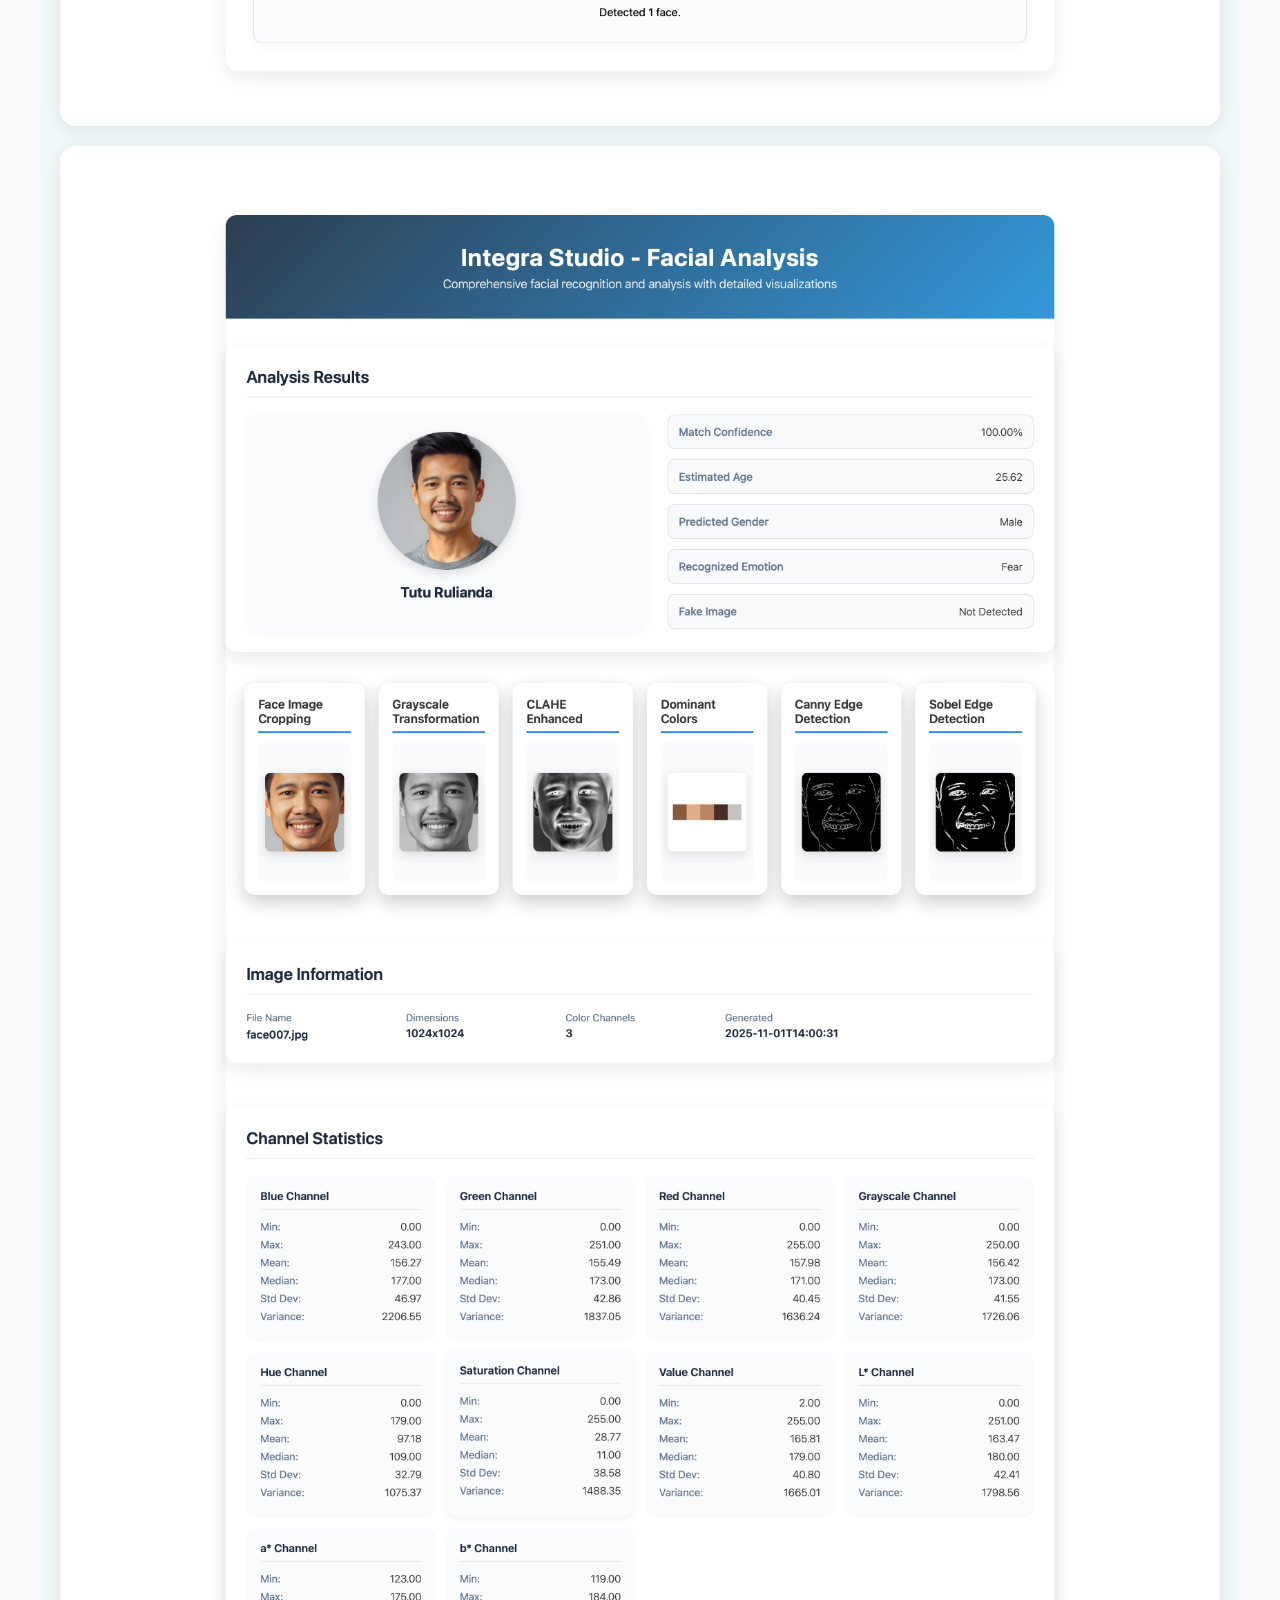
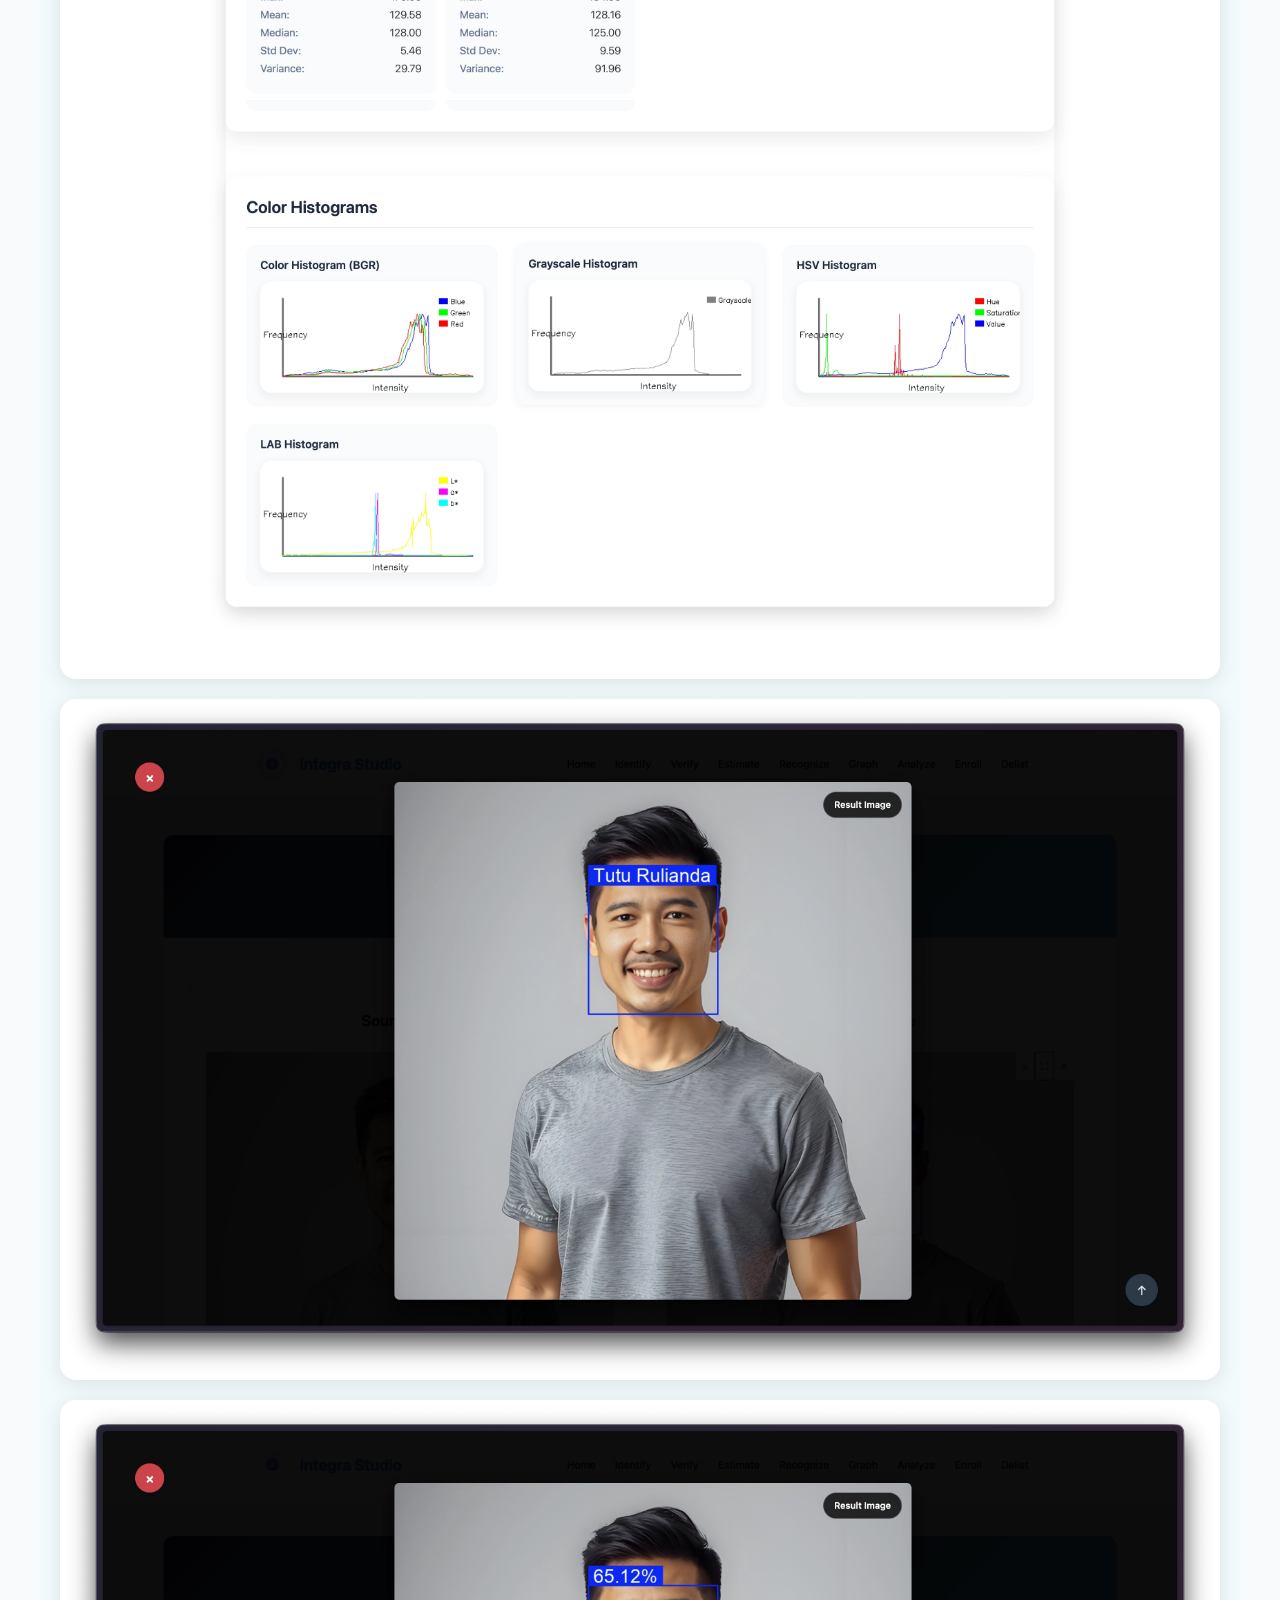
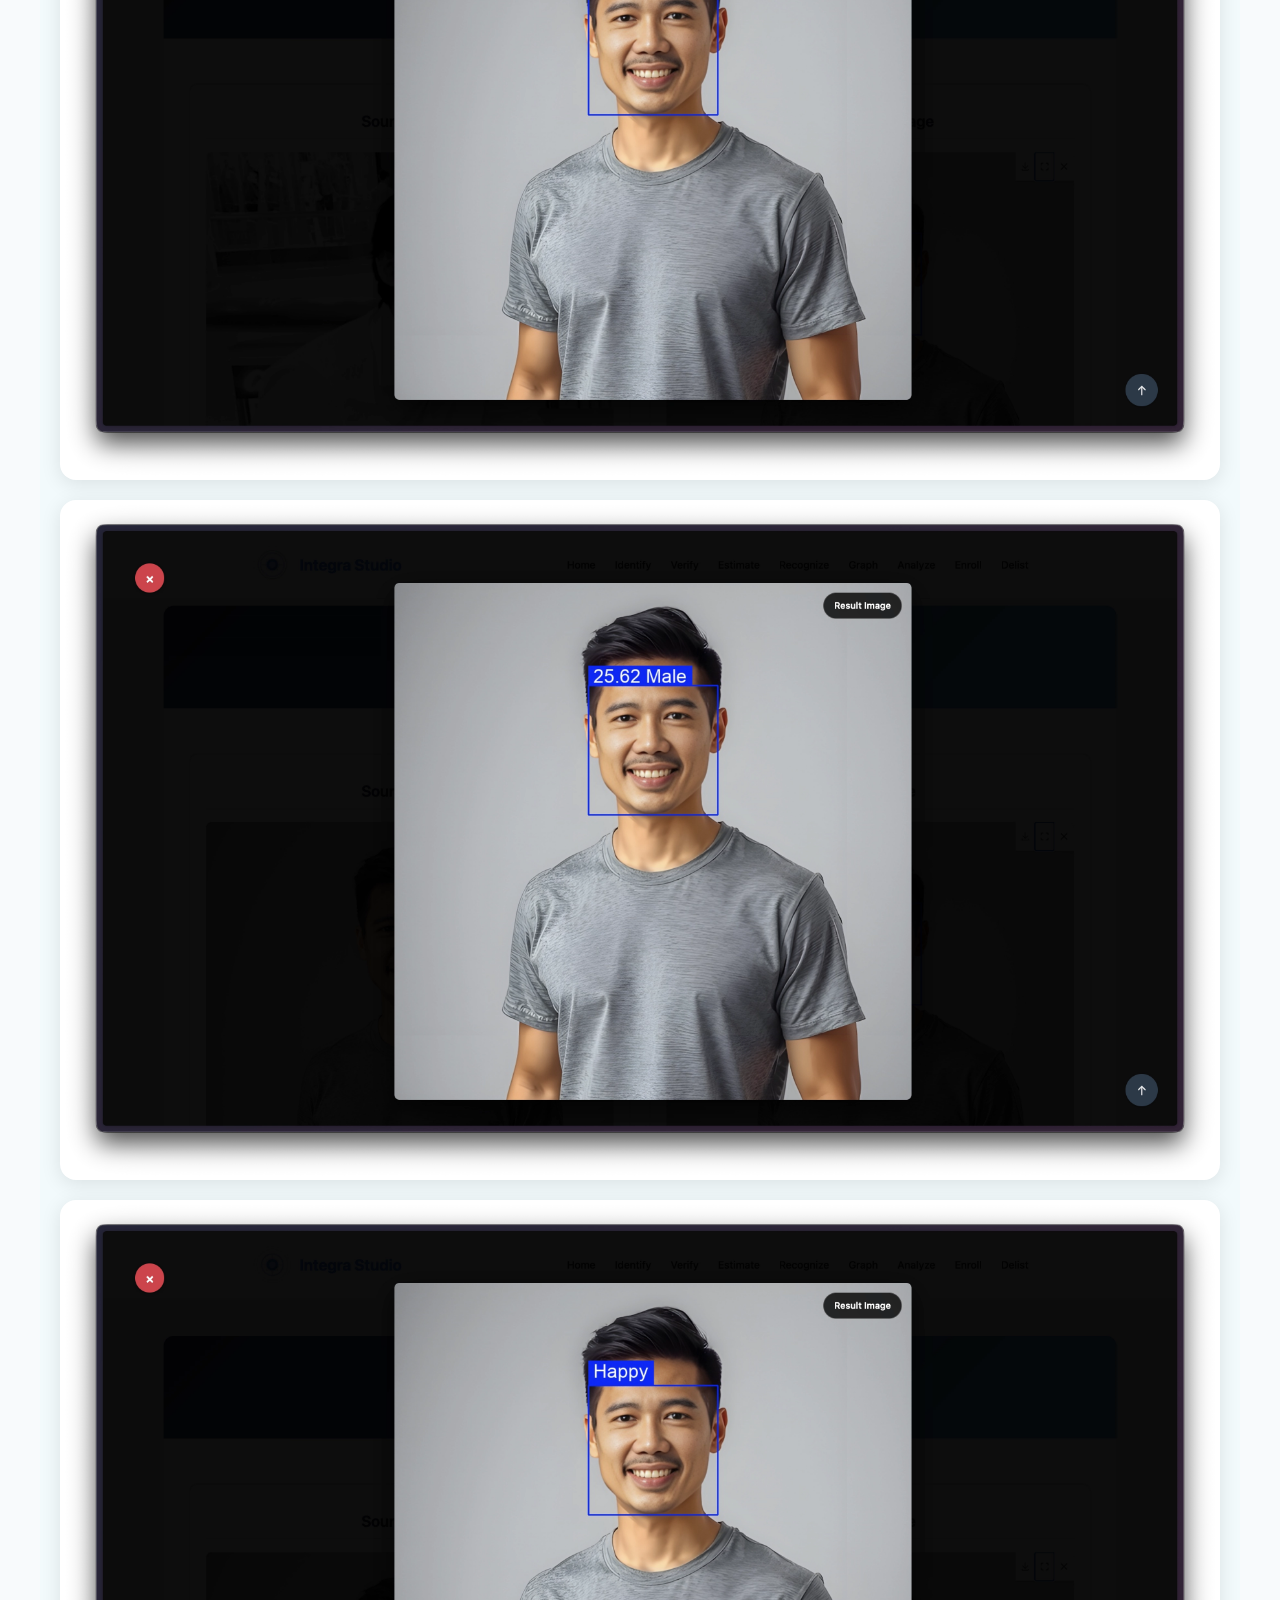
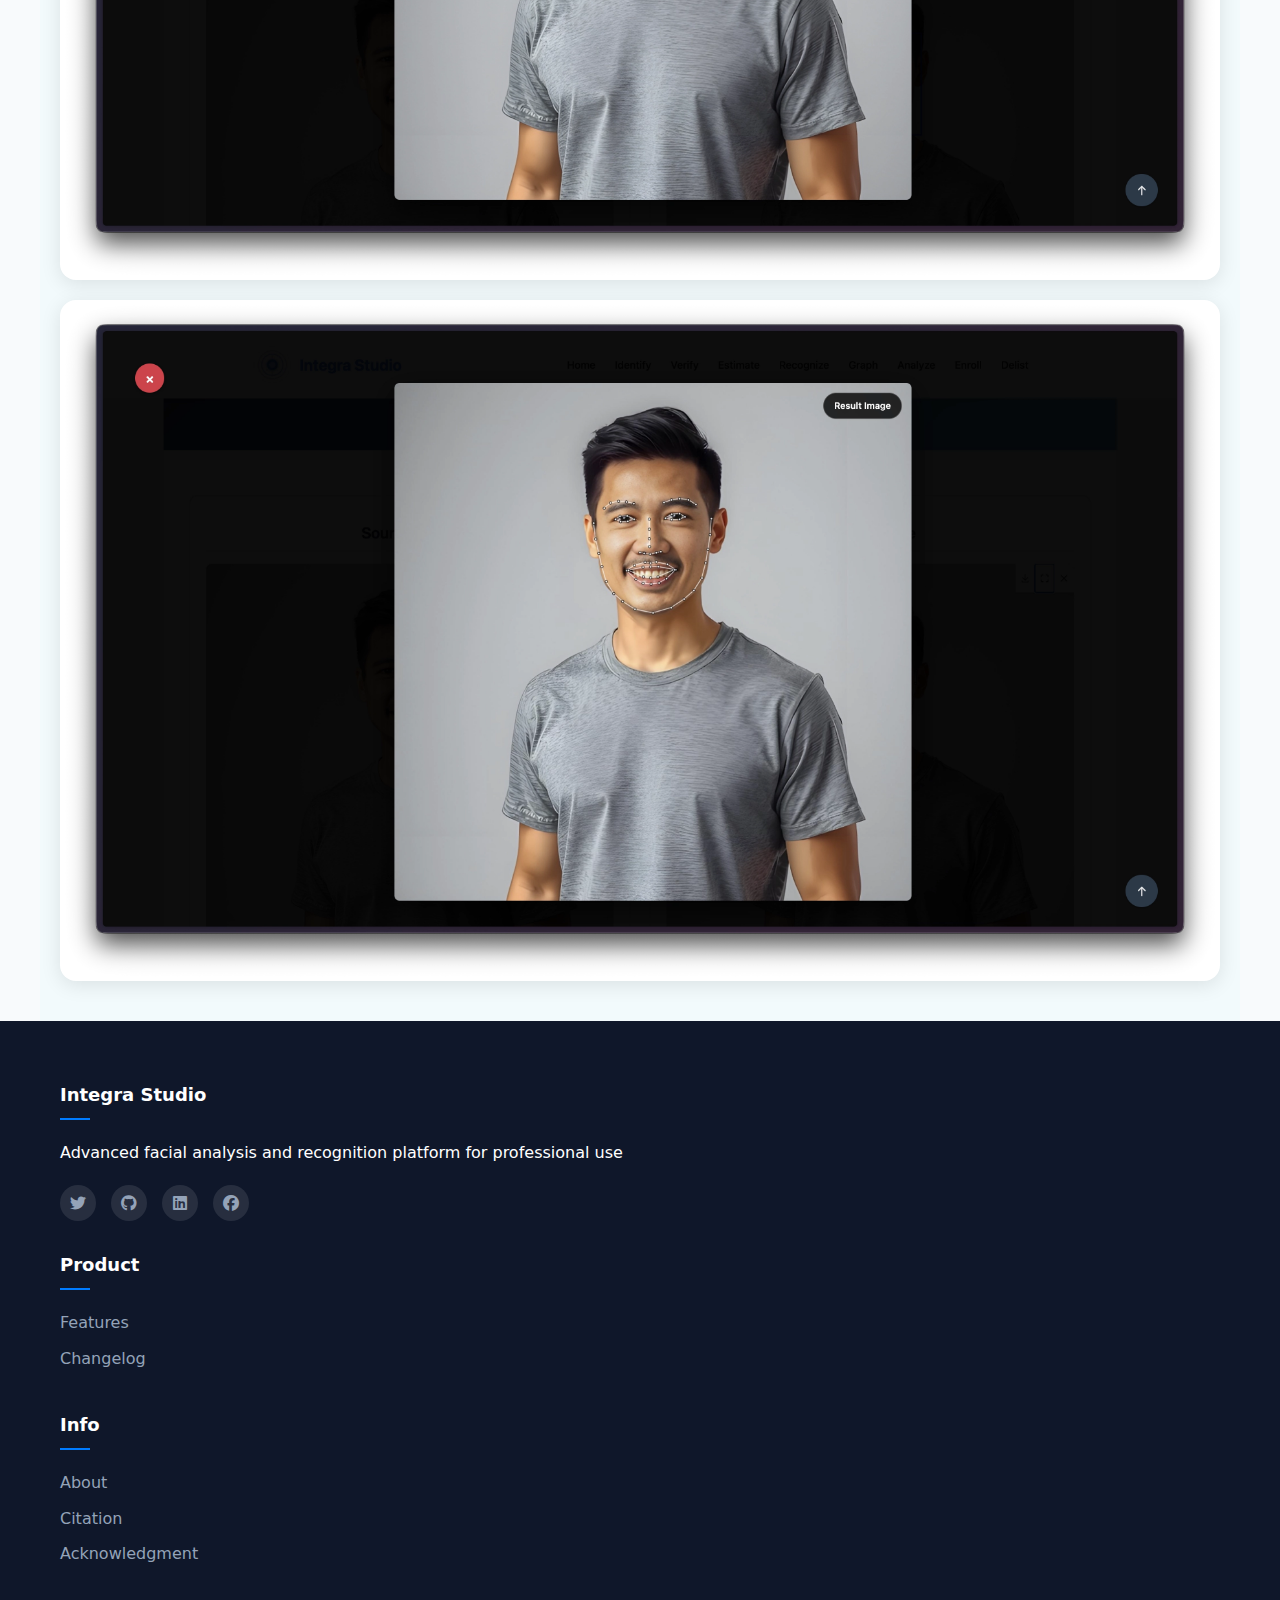
<file: features.html>
<!DOCTYPE html>
<html lang="en">

<head>
    <!-- Google tag (gtag.js) -->
    <script async src="https://www.googletagmanager.com/gtag/js?id=G-7F6P778BVR"></script>
    <script>
        window.dataLayer = window.dataLayer || [];

        function gtag() {
            dataLayer.push(arguments);
        }
        gtag('js', new Date());

        gtag('config', 'G-7F6P778BVR');
    </script>
    <meta charset="UTF-8">
    <meta name="viewport" content="width=device-width, initial-scale=1.0">
    <title>Integra Studio - Advanced Facial Recognition Solutions</title>
    <meta property="og:title" content="Tutu Rulianda Official Website - Integra Studio">
    <meta property="og:type" content="website">
    <meta property="og:url" content="https://tuturulianda.com/features">
    <meta property="og:description" content="Integra Studio is a face image identification and recognition toolkit built using Gradio on top of Python.">
    <meta property="og:image" content="https://tuturulianda.com/banner.jpg">
    <meta name="twitter:url" content="https://tuturulianda.com/features">
    <meta name="twitter:card" content="summary_large_image">
    <meta name="twitter:creator" content="@tutu_rulianda">
    <meta name="twitter:title" content="Tutu Rulianda Official Website - Integra Studio">
    <meta name="twitter:description" content="Integra Studio is a face image identification and recognition toolkit built using Gradio on top of Python.">
    <meta name="twitter:image" content="https://tuturulianda.com/banner.jpg">
    <meta name="description" content="Integra Studio is a face image identification and recognition toolkit built using Gradio on top of Python.">
    <link rel="canonical" href="https://tuturulianda.com/features">
    <meta name="referrer" content="no-referrer-when-downgrade">
    <link rel="icon" href="https://tuturulianda.com/tutu-rulianda.jpg" type="image/jpeg">
    <link rel="icon" href="/favicon.svg" type="image/svg+xml">
    <link rel="icon" href="/favicon-32x32.png" sizes="32x32" type="image/png">
    <link rel="icon" href="/favicon-16x16.png" sizes="16x16" type="image/png">
    <link rel="apple-touch-icon" href="/apple-touch-icon.png" sizes="180x180">
    <link rel="manifest" href="/site.webmanifest">
    <script type="application/ld+json">
        {
            "@context": "https://schema.org",
            "@type": "WebSite",
            "publisher": {
                "@type": "Organization",
                "name": "Integra Studio",
                "url": "https://tuturulianda.com/",
                "logo": {
                    "@type": "ImageObject",
                    "url": "https://tuturulianda.com/banner.jpg"
                }
            },
            "url": "https://tuturulianda.com/",
            "name": "Integra Studio",
            "image": {
                "@type": "ImageObject",
                "url": "https://tuturulianda.com/banner.jpg",
                "width": 1200,
                "height": 840
            },
            "mainEntityOfPage": "https://tuturulianda.com/",
            "description": "Integra Studio is a face image identification and recognition toolkit built using Gradio on top of Python."
        }
    </script>
    <script type="application/ld+json">
        {
            "@context": "https://schema.org",
            "@type": "Person",
            "name": "Tutu Rulianda",
            "jobTitle": "Software Engineer",
            "address": {
                "@type": "PostalAddress",
                "streetAddress": "Villa Bintaro Regency",
                "addressLocality": "South Tangerang",
                "addressRegion": "Banten",
                "postalCode": "15126"
            },
            "telephone": "+62 (21) 745-9302",
            "email": "me@tuturulianda.com",
            "url": "https://tuturulianda.com/tutu-rulianda",
            "image": "https://tuturulianda.com/tutu-rulianda.jpg",
            "sameAs": [
                "https://www.linkedin.com/in/tutu-rulianda",
                "https://twitter.com/tutu_rulianda"
            ]
        }
    </script>
    <link rel="stylesheet" href="https://cdnjs.cloudflare.com/ajax/libs/font-awesome/6.4.0/css/all.min.css">
    <style>
        /* Cleaned Animation Keyframes */
        @keyframes fadeInUp {
            from {
                opacity: 0;
                transform: translateY(30px);
            }
            to {
                opacity: 1;
                transform: translateY(0);
            }
        }

        @keyframes fadeIn {
            from {
                opacity: 0;
            }
            to {
                opacity: 1;
            }
        }

        @keyframes float {
            0%, 100% {
                transform: translateY(0) rotate(0deg);
            }
            33% {
                transform: translateY(-15px) rotate(120deg);
            }
            66% {
                transform: translateY(8px) rotate(240deg);
            }
        }

        /* Animation Classes */
        .animate-fadeInUp {
            opacity: 0;
            animation: fadeInUp 0.7s ease-out forwards;
        }

        .animate-fadeIn {
            opacity: 0;
            animation: fadeIn 0.7s ease-out forwards;
        }

        .animate-float {
            animation: float 15s infinite ease-in-out;
        }

        /* Animation Delays */
        .animate-delay-1 { animation-delay: 0.1s; }
        .animate-delay-2 { animation-delay: 0.2s; }
        .animate-delay-3 { animation-delay: 0.3s; }
        .animate-delay-4 { animation-delay: 0.4s; }
        .animate-delay-5 { animation-delay: 0.5s; }
        .animate-delay-6 { animation-delay: 0.6s; }
        .animate-delay-7 { animation-delay: 0.7s; }
        .animate-delay-8 { animation-delay: 0.8s; }
        .animate-delay-9 { animation-delay: 0.9s; }
        .animate-delay-10 { animation-delay: 1.0s; }

        /* Base Styles */
        * {
            margin: 0;
            padding: 0;
            box-sizing: border-box;
            font-family: system-ui, -apple-system, BlinkMacSystemFont, 'Segoe UI', Roboto, Oxygen, Ubuntu, Cantarell, 'Open Sans', 'Helvetica Neue', sans-serif;
        }

        :root {
            --primary: #007bff;
            --primary-dark: #0056b3;
            --secondary: #2563eb;
            --dark: #1e293b;
            --light: #f8fafc;
            --gray: #64748b;
            --gray-light: #e2e8f0;
            --google-blue: #4285F4;
            --google-red: #EA4335;
            --google-yellow: #FBBC05;
            --google-green: #34A853;
        }

        body {
            background-color: var(--light);
            color: var(--dark);
            line-height: 1.6;
            overflow-x: hidden;
        }

        /* Layout Components */
        .container {
            width: 100%;
            max-width: 1200px;
            margin: 0 auto;
            padding: 0 20px;
            margin-bottom: -70px;
        }
        
        .container h2 {
            font-size: 3.0rem;
            line-height: 1.3;
        }
        
        .container p {
            font-size: 1.4rem;
            font-weight: 300;
        }

        /* Header */
        header {
            background-color: transparent;
            box-shadow: none;
            position: fixed;
            width: 100%;
            top: 0;
            z-index: 1000;
            transition: background-color 0.3s ease, box-shadow 0.3s ease;
            min-height: 70px;
        }

        header.scrolled {
            background-color: white;
            box-shadow: 0 2px 10px rgba(0, 0, 0, 0.1);
        }

        .header-container {
            display: flex;
            justify-content: space-between;
            align-items: center;
            min-height: 70px;
            padding: 0 20px;
            width: 100%;
            max-width: 1200px;
            margin: 0 auto;
        }

        .logo {
            font-size: 24px;
            font-weight: 700;
            color: var(--primary);
            text-decoration: none;
            display: flex;
            align-items: center;
            gap: 10px;
        }

        .logo i {
            color: var(--secondary);
        }

        .header-right {
            display: flex;
            align-items: center;
            gap: 20px;
            margin-left: auto;
        }

        nav ul {
            display: flex;
            list-style: none;
            gap: 30px;
        }

        nav a {
            text-decoration: none;
            font-weight: 500;
            transition: color 0.3s;
            color: white;
            text-shadow: 2px 2px 4px rgba(0, 0, 0, 0.8), -1px -1px 0 rgba(255, 255, 255, 0.3);
            transition: color 0.3s ease, text-shadow 0.3s ease;
        }

        header.scrolled nav a {
            color: var(--dark);
            text-shadow: none;
        }

        /* nav a:hover {
            color: var(--primary);
        } */

        .header-buttons {
            display: flex;
            gap: 15px;
        }

        .btn {
            padding: 10px 20px;
            border-radius: 6px;
            font-weight: 600;
            cursor: pointer;
            transition: all 0.3s ease;
            text-decoration: none;
            display: inline-block;
            border: none;
            outline: none;
        }

        .btn:hover {
            color: black !important;
            transform: translateY(-2px);
        }

        /* Hamburger Menu */
        .menu-toggle {
            display: none;
            flex-direction: column;
            cursor: pointer;
            width: 30px;
            height: 21px;
            position: relative;
        }

        .menu-toggle span {
            display: block;
            height: 3px;
            width: 100%;
            background-color: var(--dark);
            border-radius: 3px;
            transition: all 0.3s ease;
            position: absolute;
        }

        .menu-toggle span:nth-child(1) {
            top: 0;
        }

        .menu-toggle span:nth-child(2) {
            top: 9px;
        }

        .menu-toggle span:nth-child(3) {
            top: 18px;
        }

        .menu-toggle.active span:nth-child(1) {
            transform: rotate(45deg);
            top: 9px;
        }

        .menu-toggle.active span:nth-child(2) {
            opacity: 0;
        }

        .menu-toggle.active span:nth-child(3) {
            transform: rotate(-45deg);
            top: 9px;
        }

        /* Mobile Navigation */
        .mobile-nav {
            display: none;
            position: absolute;
            top: 100%;
            left: 30px;
            right: 30px;
            background: white;
            box-shadow: 0 5px 10px rgba(0, 0, 0, 0.1);
            padding-top: 20px;
            padding-bottom: 20px;
            padding-left: 40px;
            border-bottom-left-radius: 15px;
            border-bottom-right-radius: 15px;
            z-index: 999;
        }

        .mobile-nav.active {
            display: block;
        }

        .mobile-nav ul {
            list-style: none;
            text-align: left;
        }

        .mobile-nav li {
            margin-bottom: 15px;
        }

        .mobile-nav a {
            text-decoration: none;
            color: var(--dark);
            left: 40px;
            font-size: 18px;
            line-height: 0.5;
            font-weight: 500;
            transition: color 0.3s;
            display: block;
            padding: 8px 0;
        }

        /* .mobile-nav a:hover {
            color: var(--primary);
        } */

        .mobile-nav .header-buttons {
            flex-direction: column;
            align-items: center;
            margin-top: 20px;
            gap: 10px;
        }

        /* Hero Section */
        .container-hero {
            position: relative;
            width: 100%;
            height: 100vh;
            background-image: url('./static/features.webp');
            background-size: cover;
            background-position: center;
            overflow: hidden;
        }

        .centered-content {
            position: absolute;
            top: 50%;
            left: 50%;
            transform: translate(-50%, -50%);
            z-index: 2;
            text-align: center;
            width: 90%;
            max-width: 800px;
        }

        .blending-text {
            font-size: 4rem;
            font-weight: bold;
            color: white;
            text-shadow: 
                2px 2px 4px rgba(0, 0, 0, 0.8),
                -1px -1px 0 rgba(255, 255, 255, 0.3);
            mix-blend-mode: overlay;
            margin: 5rem 0 1.5rem 0;
            line-height: 4.1rem;
        }

        .text-content {
            font-size: 1.4rem !important;
            font-weight: 300;
            color: white;
            text-shadow: 1px 1px 3px rgba(0,0,0,0.7);
            line-height: 1.6;
            margin: 0;
            margin-bottom: 20px;
        }

        .floating-shape {
            position: absolute;
            width: 100px;
            height: 100px;
            border-radius: 50%;
            background: rgba(255, 255, 255, 0.1);
            z-index: 1;
        }

        .shape-1 {
            top: 20%;
            left: 10%;
            width: 80px;
            height: 80px;
        }

        .shape-2 {
            bottom: 30%;
            right: 15%;
            width: 120px;
            height: 120px;
        }

        .shape-3 {
            top: 60%;
            left: 20%;
            width: 60px;
            height: 60px;
        }

        /* Features Section */
        .features {
            padding: 100px 0;
            background: white;
        }

        .section-title {
            text-align: center;
            margin-bottom: 60px;
        }

        .section-title h2 {
            font-size: 36px;
            margin-bottom: 15px;
        }

        .section-title p {
            color: var(--gray);
            max-width: 600px;
            margin: 0 auto;
        }

        .features-grid {
            display: grid;
            grid-template-columns: repeat(auto-fit, minmax(350px, 1fr));
            gap: 30px;
        }

        .feature-card {
            background: var(--light);
            border-radius: 10px;
            padding: 30px;
            box-shadow: 0 5px 15px rgba(0, 0, 0, 0.05);
            transition: transform 0.3s, box-shadow 0.3s;
            border: 1px solid #e0e0e0;
        }

        .feature-card:hover {
            transform: translateY(-5px);
            box-shadow: 0 10px 25px rgba(0, 0, 0, 0.1);
        }

        .feature-icon {
            width: 60px;
            height: 60px;
            background: linear-gradient(135deg, var(--primary), var(--secondary));
            border-radius: 12px;
            display: flex;
            align-items: center;
            justify-content: center;
            margin-bottom: 20px;
            color: white;
            font-size: 24px;
        }

        .feature-card h3 {
            font-size: 22px;
            margin-bottom: 15px;
            text-align: left !important;
        }

        .feature-card p {
            color: var(--gray);
            font-size: 1.1rem !important;
        }

        .feature-details {
            background: var(--light);
            padding: 20px;
            border-radius: 8px;
            margin-top: 15px;
            border: 1px solid #d0d0d0;
            text-align: left !important;
        }

        .feature-details h4 {
            font-size: 1.3rem;
            margin-bottom: 10px;
            color: var(--dark);
        }

        .feature-details ul {
            padding-left: 20px;
            margin-bottom: 10px;
            font-size: 1.1rem !important;
        }

        .feature-details li {
            margin-bottom: 8px;
        }

        /* Conclusion Section */
        .conclusion {
            background: var(--dark) !important;
            color: white;
            padding: 80px 0;
            text-align: center;
        }

        .conclusion h2 {
            font-size: 2.2rem;
            margin-bottom: 20px;
        }

        .conclusion p {
            max-width: 800px;
            margin: 0 auto 30px;
            font-size: 1.1rem;
            opacity: 0.9;
        }

        .btn-light {
            font-size: 1.4rem !important;
            background: white !important;
            color: var(--dark) !important;
            font-weight: 600;
            border-radius: 25px;
            box-shadow: 5px 5px 7px rgba(0, 0, 0, 0.1);
        }

        /* Image Gallery */
        .iframes-container {
            width: 100%;
            max-width: 1200px;
            margin: 0 auto;
            padding: 20px;
            background-color: rgba(242, 250, 252, 1);
        }

        .image-wrapper {
            width: 100%;
            margin-bottom: 20px;
            background-color: white;
            border-radius: 16px;
            overflow: hidden;
            box-shadow: 0 4px 20px rgba(0,0,0,0.1);
        }

        .image-wrapper img {
            width: 100%;
            height: auto;
            display: block;
        }

        /* Footer */
        .footer {
            background: #0f172a;
            color: white;
            padding: 60px 0 0;
        }

        .footer-container {
            display: grid;
            grid-template-columns: repeat(auto-fit, minmax(200px, 1fr));
            gap: 40px;
            margin-bottom: 40px;
        }

        .footer-col h3 {
            font-size: 18px;
            margin-bottom: 20px;
            position: relative;
            padding-bottom: 10px;
        }

        .footer-col h3::after {
            content: '';
            position: absolute;
            left: 0;
            bottom: 0;
            width: 30px;
            height: 2px;
            background: var(--primary);
        }

        .footer-col ul {
            list-style: none;
        }

        .footer-col ul li {
            margin-bottom: 10px;
        }

        .footer-col a {
            color: #94a3b8;
            text-decoration: none;
            transition: color 0.3s;
        }

        .footer-col a:hover {
            color: white;
        }

        .social-links {
            display: flex;
            gap: 15px;
            margin-top: 20px;
        }

        .social-links a {
            width: 36px;
            height: 36px;
            border-radius: 50%;
            background: rgba(255, 255, 255, 0.1);
            display: flex;
            align-items: center;
            justify-content: center;
            transition: background 0.3s;
        }

        .social-links a:hover {
            background: var(--primary);
        }

        .footer-bottom {
            text-align: center;
            padding: 30px 0;
            border-top: 1px solid rgba(255, 255, 255, 0.1);
            color: #94a3b8;
            font-size: 14px;
        }

        .p-copyright {
            cursor: default !important;
            font-size: 14px !important;
            text-align: center !important;
            transition: color 0.3s;
        }

        .p-copyright:hover {
            color: white !important;
        }

        /* Utility Classes */
        .gray-blue {
            color: rgba(148, 163, 184, 1) !important;
            font-size: 16px !important;
        }

        .gray-blue:hover {
            color: white !important;
            font-weight: 500 !important;
        }

        .gray-white {
            color: white !important;
            font-size: 16px !important;
        }

        /* Responsive Design */
        @media (max-width: 1280px) {
            .header-container {
                padding: 15px 20px;
                justify-content: space-between; /* Add this */
            }
            
            .header-right {
                display: none;
            }
            
            .menu-toggle {
                display: flex;
                margin-left: auto; /* Add this to push it to the right */
            }

            .hero {
                padding: 140px 0 80px;
            }

            .hero h1 {
                font-size: 36px;
            }

            .hero p {
                font-size: 18px;
            }

            .hero-buttons {
                flex-direction: column;
                align-items: center;
            }

            .features-grid {
                grid-template-columns: 1fr;
            }

            .footer-container {
                grid-template-columns: 1fr;
                gap: 30px;
            }

            .mobile-nav {
                left: 20px;
                right: 20px;
                width: auto;
            }

            .blending-text {
                font-size: 3.5rem;
                margin: 3rem 0 1.5rem 0;
            }
        }

        @media (max-width: 768px) {
            .blending-text {
                font-size: 2.5rem;
                line-height: 2.8rem;
            }
            
            .text-content {
                font-size: 1.2rem !important;
            }
        }

        @media (min-width: 1281px) {
            .mobile-nav {
                display: none !important;
            }
        }

        html, body {
            scroll-behavior: smooth;
        }

        .vh {
            position: absolute;
            height: 1px;
            width: 1px;
            overflow: hidden;
            clip: rect(1px, 1px, 1px, 1px);
        }
        
        /* Loading Spinner */
        .loading-spinner {
            position: fixed;
            top: 0;
            left: 0;
            width: 100%;
            height: 100%;
            background: white;
            display: flex;
            justify-content: center;
            align-items: center;
            z-index: 9999;
            transition: opacity 0.3s ease;
        }
        
        .loading-spinner.hidden {
            opacity: 0;
            pointer-events: none;
        }

        .integra-logo {
            display: flex;
            align-items: center;
            gap: 10px;
            text-decoration: none;
        }
        
        .integra-logo span {
            display: flex;
            align-items: center;
            line-height: 1;
            color: white !important;
            text-shadow: 2px 2px 4px rgba(0, 0, 0, 0.8), -1px -1px 0 rgba(255, 255, 255, 0.3) !important;
            mix-blend-mode: overlay;
            font-size: 24px;
            font-weight: 700;
            line-height: 1;
            transition: all 0.3s ease !important;
        }
        
        header.scrolled .integra-logo span {
            color: var(--primary) !important;
            text-shadow: none !important;
            mix-blend-mode: normal !important;
        }

        nav a {
            color: white;
            transition: color 0.3s ease;
        }

        header.scrolled nav a {
            color: var(--dark);
        }

        .menu-toggle span {
            background: white;
            transition: background 0.3s ease;
        }

        header.scrolled .menu-toggle span {
            background: var(--dark);
        }
    </style>
</head>

<body>
    <!-- Header -->
    <header>
        <div class="header-container">
            <a href="index.html" class="integra-logo">
                <span class="logo-text">Integra Studio</span>
            </a>
            <div class="header-right">                
                <nav>
                <ul>
                    <li><a href="index.html">Home</a></li>
                    <li><a href="about.html">About</a></li>
                    <li><a href="features.html">Features</a></li>
                    <li><a href="changelog.html">Changelog</a></li>
                    <li><a href="citation.html">Citation</a></li>
                    <li><a href="credits.html">Acknowledgment</a></li>
                </ul>
            </nav>
            <div class="menu-toggle" id="menuToggle">
                <span></span>
                <span></span>
                <span></span>
            </div>
        </div>
        <div class="mobile-nav" id="mobileNav">
            <ul>
                <li><a href="index.html">Home</a></li>
                <li><a href="about.html">About</a></li>
                <li><a href="features.html">Features</a></li>
                <li><a href="changelog.html">Changelog</a></li>
                <li><a href="citation.html">Citation</a></li>
                <li><a href="credits.html">Acknowledgment</a></li>
            </ul>
        </div>
    </header>

    <div class="container-hero">
        <div class="floating-shape shape-1 animate-float"></div>
        <div class="floating-shape shape-2 animate-float" style="animation-delay: 5s;"></div>
        <div class="floating-shape shape-3 animate-float" style="animation-delay: 10s;"></div>
        
        <div class="centered-content">
            <h1 class="blending-text animate-fadeInUp">Integra Studio Features</h1>
            <p class="text-content animate-fadeInUp animate-delay-2">An integrated advanced face recognition toolkit that offers a comprehensive suite of functionalities for analyzing and identifying facial data.</p>
            <a href="#integra-features" id="heading-a" class="btn btn-light animate-fadeInUp animate-delay-4">&nbsp;&nbsp;Explore Features&nbsp;&nbsp;</a>
        </div>
    </div>
    <div style="height: 40px;"></div>
    <section id="integra-features">
        <div class="container">
            <div class="section-title">
                <h2 class="animate-fadeInUp">Comprehensive Facial Analysis Capabilities</h2>
                <p class="animate-fadeInUp animate-delay-1" style="justify-content: center !important; text-align: center !important">Integra Studio offers a range of advanced features for facial recognition and analysis</p>
            </div>

            <div class="features-grid">
                <div class="feature-card animate-fadeInUp animate-delay-1">
                    <div class="feature-icon">
                        <i class="fas fa-fingerprint"></i>
                    </div>
                    <h3>Face Identification</h3>
                    <p>Face identification involves determining a person's identity from a database of known faces. This process compares a query face image against a collection of reference images to find the best match.</p>
                    <div class="feature-details">
                        <h4>How It Works:</h4>
                        <ul>
                            <li>Compares query face against reference database</li>
                            <li>Returns matching identities with confidence scores</li>
                            <li>Inherently requires multiple face verification processes</li>
                        </ul>
                        <p><strong>Example:</strong> The DeepFace library provides a "find" function that performs this task by searching for the identity of an input image within a specified database path.</p>
                    </div>
                </div>
                <div class="feature-card animate-fadeInUp animate-delay-2">
                    <div class="feature-icon">
                        <i class="fas fa-user-check"></i>
                    </div>
                    <h3>Face Verification</h3>
                    <p>Face verification determines whether two facial images belong to the same individual. It is a binary classification problem that returns a boolean result along with a confidence score.</p>
                    <div class="feature-details">
                        <h4>Key Features:</h4>
                        <ul>
                            <li>Binary classification (True/False)</li>
                            <li>Returns confidence score for match likelihood</li>
                            <li>Supports multiple input formats</li>
                            <li>Fundamental for authentication systems</li>
                        </ul>
                        <p><strong>Implementation:</strong> The DeepFace library simplifies this with a single function call, "DeepFace.verify()", which handles the entire pipeline from detection to comparison.</p>
                    </div>
                </div>
                <div class="feature-card animate-fadeInUp animate-delay-3">
                    <div class="feature-icon">
                        <i class="fas fa-user-friends"></i>
                    </div>
                    <h3>Age & Gender Prediction</h3>
                    <p>Age and gender prediction are core components of facial attribute analysis, providing demographic insights with high precision.</p>
                    <div class="feature-details">
                        <h4>Performance Metrics:</h4>
                        <ul>
                            <li>Age prediction: Mean Absolute Error (MAE) of ±4.65 years</li>
                            <li>Gender prediction: Accuracy of 97.44%</li>
                            <li>High precision and recall rates</li>
                        </ul>
                        <p><strong>Technology:</strong> These predictions are derived from deep learning models trained on large, diverse datasets to ensure robustness across different demographics.</p>
                    </div>
                </div>
                <div class="feature-card animate-fadeInUp animate-delay-4">
                    <div class="feature-icon">
                        <i class="fas fa-smile"></i>
                    </div>
                    <h3>Facial Expression Recognition</h3>
                    <p>Facial expression recognition involves identifying an individual's emotional state based on their facial features.</p>
                    <div class="feature-details">
                        <h4>Detected Emotions:</h4>
                        <ul>
                            <li>Neutral</li>
                            <li>Happiness</li>
                            <li>Sadness</li>
                            <li>Anger</li>
                            <li>Fear</li>
                            <li>Surprise</li>
                            <li>Disgust</li>
                        </ul>
                        <p><strong>Applications:</strong> This capability is crucial for human-computer interaction, market research, and behavioral analysis, where understanding user sentiment is essential.</p>
                    </div>
                </div>
                <div class="feature-card animate-fadeInUp animate-delay-5">
                    <div class="feature-icon">
                        <i class="fas fa-map-marker-alt"></i>
                    </div>
                    <h3>Face Landmarks Detection</h3>
                    <p>Face landmark detection involves identifying specific anatomical points on the face, such as the corners of the eyes, the tip of the nose, and the outline of the mouth.</p>
                    <div class="feature-details">
                        <h4>Applications:</h4>
                        <ul>
                            <li>Face alignment and normalization</li>
                            <li>Improving accuracy of recognition tasks</li>
                            <li>Facial animation and augmented reality</li>
                        </ul>
                        <p><strong>Supported Detectors:</strong> OpenCV, MTCNN, RetinaFace, MediaPipe, Dlib, and SSD, which provide both face detection and landmark localization.</p>
                    </div>
                </div>
                <div class="feature-card animate-fadeInUp animate-delay-6">
                    <div class="feature-icon">
                        <i class="fas fa-database"></i>
                    </div>
                    <h3>Face Profile Management</h3>
                    <p>Face profile management refers to the organization and storage of facial data for identification purposes.</p>
                    <div class="feature-details">
                        <h4>Features:</h4>
                        <ul>
                            <li>Database creation for known individuals</li>
                            <li>Hierarchical directory structure</li>
                            <li>Automatic storage of facial embeddings</li>
                            <li>Efficient real-time face recognition</li>
                        </ul>
                        <p><strong>Implementation:</strong> The DeepFace library supports this by allowing users to define a database path and automatically storing facial embeddings in a pickle file for faster future searches.</p>
                    </div>
                </div>
            </div>
        </div>
    </section>
    <div style="height: 120px;"></div>
    <section id="conclusion" class="conclusion">
        <div class="div-container">
            <h2 class="animate-fadeInUp" style="font-size: 3.4rem; line-height: 1.25;">Advanced Face Recognition Toolkit</h2>
            <p class="gray-blue animate-fadeInUp animate-delay-2" style="width: 95% !important; color: #d0d0d0 !important">Integra Studio integrates face identification, verification, attribute analysis, expression recognition, landmark detection, face analysis, and profile management into a unified framework. Libraries like DeepFace provide a user-friendly interface to access these complex functionalities, leveraging state-of-the-art models and a robust pipeline that handles detection, alignment, normalization, representation, and verification seamlessly.</p>
            <a href="/enroll" class="btn btn-light animate-fadeInUp animate-delay-4">&nbsp;&nbsp;Get Started For Free&nbsp;&nbsp;</a>
        </div>
    </section>

    <div class="iframes-container">        
        <div class="image-wrapper">
            <img src="./static/003-identify.webp" 
                alt="Integra Studio - Face Identification Dashboard"
                style="width: 100%; height: auto; display: block;">
        </div>
        
        <div class="image-wrapper">
            <img src="./static/006-verify.webp" 
                alt="Integra Studio - Face Verification Dashboard"
                style="width: 100%; height: auto; display: block;">
        </div>
        
        <div class="image-wrapper">
            <img src="./static/002-estimate.webp" 
                alt="Integra Studio - Age & Gender Estimation Dashboard"
                style="width: 100%; height: auto; display: block;">
        </div>
        
        <div class="image-wrapper">
            <img src="./static/005-recognize.webp" 
                alt="Integra Studio - Facial Expressions Dashboard"
                style="width: 100%; height: auto; display: block;">
        </div>
        
        <div class="image-wrapper">
            <img src="./static/004-graph.webp"
                alt="Integra Studio - Face Landmarks Dashboard"
                style="width: 100%; height: auto; display: block;">
        </div>
        
        <div class="image-wrapper">
            <img src="./static/001-analyze.webp" 
                alt="Integra Studio - Facial Analysis Dashboard"
                style="width: 100%; height: auto; display: block;">
        </div>

        <div class="image-wrapper">
            <img src="./static/scr001.webp"
                alt="Integra Studio - Identification Maximized"
                style="width: 100%; height: auto; display: block;">
        </div>
        
        <div class="image-wrapper">
            <img src="./static/scr002.webp"
                alt="Integra Studio - Verification Maximized"
                style="width: 100%; height: auto; display: block;">
        </div>

        <div class="image-wrapper">
            <img src="./static/scr003.webp"
                alt="Integra Studio - Estimation Maximized"
                style="width: 100%; height: auto; display: block;">
        </div>        

        <div class="image-wrapper">
            <img src="./static/scr004.webp"
                alt="Integra Studio - Recognition Maximized"
                style="width: 100%; height: auto; display: block;">
        </div>        

        <div class="image-wrapper">
            <img src="./static/scr005.webp"
                alt="Integra Studio - Landmarks Maximized"
                style="width: 100%; height: auto; display: block;">
        </div>        
    </div>
    
    <div class="footer">
        <div class="container">
            <div class="footer-container" style="font-weight: 300 !important;">
                <div class="footer-col">
                    <h3>Integra Studio</h3>
                    <p style="font-size: 16px !important">Advanced facial analysis and recognition platform for professional use</p>
                    <div class="social-links">
                        <a href="https://x.com/tutu_rulianda" rel="nofollow"><i class="fab fa-twitter"></i></a>
                        <a href="https://github.com/tutu-rulianda" rel="nofollow"><i class="fab fa-github"></i></a>
                        <a href="https://www.linkedin.com/in/tutu-rulianda" rel="nofollow"><i class="fab fa-linkedin"></i></a>
                        <a href="https://www.facebook.com/tutu.rulianda" rel="nofollow"><i class="fab fa-facebook"></i></a>
                    </div>
                </div>

                <div class="footer-col">
                    <h3>Product</h3>
                    <ul>
                        <li><a class="gray-blue" href="features.html">Features</a></li>
                        <li><a class="gray-blue" href="changelog.html">Changelog</a></li>
                    </ul>
                </div>

                <div class="footer-col">
                    <h3>Info</h3>
                    <ul>
                        <li><a class="gray-blue" href="about.html">About</a></li>
                        <li><a class="gray-blue" href="citation.html">Citation</a></li>
                        <li><a class="gray-blue" href="credits.html">Acknowledgment</a></li>
                    </ul>
                </div>

                <div class="footer-col">
                    <h3>Legal</h3>
                    <ul>
                        <li><a class="gray-blue" href="disclaimer.html">Disclaimer</a></li>
                        <li><a class="gray-blue" href="policy.html">Privacy Policy</a></li>
                        <li><a class="gray-blue" href="terms.html">Terms of Service</a></li>
                    </ul>
                </div>
            </div>
            <div class="footer-bottom">
                <p class="gray-blue p-copyright" style="font-size: 14px !important;">&copy; 2025 Tutu Rulianda. All rights reserved.</p>
            </div>
        </div>
    </div>    
    
    <script>
    document.addEventListener('DOMContentLoaded', function() {
        console.log('DOM loaded, setting up animations and interactions');
        
        // Cache DOM elements
        const menuToggle = document.getElementById('menuToggle');
        const mobileNav = document.getElementById('mobileNav');
        const header = document.querySelector('header');

        // Initialize navigation - FIXED VERSION
        function initNavigation() {
            if (menuToggle && mobileNav) {
                console.log('Setting up hamburger menu click handler');
                
                menuToggle.addEventListener('click', function(e) {
                    e.stopPropagation(); // Prevent event bubbling
                    console.log('Hamburger menu clicked');
                    
                    this.classList.toggle('active');
                    mobileNav.classList.toggle('active');
                    
                    // Change header background when mobile menu is open
                    if (this.classList.contains('active')) {
                        header.classList.add('scrolled');
                    } else {
                        // Only remove scrolled if not actually scrolled
                        if (window.scrollY <= 100) {
                            header.classList.remove('scrolled');
                        }
                    }
                });
                
                // Close menu when clicking on mobile links
                const mobileLinks = document.querySelectorAll('.mobile-nav a');
                mobileLinks.forEach(link => {
                    link.addEventListener('click', function() {
                        menuToggle.classList.remove('active');
                        mobileNav.classList.remove('active');
                        
                        // Remove scrolled class when closing mobile menu if not scrolled
                        if (window.scrollY <= 100) {
                            header.classList.remove('scrolled');
                        }
                    });
                });

                // Close menu when clicking outside
                document.addEventListener('click', function(e) {
                    if (mobileNav.classList.contains('active') && 
                        !menuToggle.contains(e.target) && 
                        !mobileNav.contains(e.target)) {
                        menuToggle.classList.remove('active');
                        mobileNav.classList.remove('active');
                        
                        if (window.scrollY <= 100) {
                            header.classList.remove('scrolled');
                        }
                    }
                });
            } else {
                console.error('Menu elements not found:', {menuToggle, mobileNav});
            }
        }

        // Smooth Scrolling
        function setupSmoothScrolling() {
            document.querySelectorAll('a[href^="#"]').forEach(anchor => {
                anchor.addEventListener('click', function(e) {
                    e.preventDefault();
                    const targetId = this.getAttribute('href');
                    
                    if (targetId === '#') return;
                    
                    const targetElement = document.querySelector(targetId);
                    if (targetElement) {
                        window.scrollTo({
                            top: targetElement.offsetTop - 80,
                            behavior: 'smooth'
                        });
                        
                        // Close mobile menu if open
                        if (menuToggle) menuToggle.classList.remove('active');
                        if (mobileNav) mobileNav.classList.remove('active');
                    }
                });
            });
        }

        // Scroll effects
        function initScrollEffects() {
            window.addEventListener('scroll', function() {
                // Close mobile menu when scrolling (if it's open)
                if (menuToggle && mobileNav && menuToggle.classList.contains('active')) {
                    menuToggle.classList.remove('active');
                    mobileNav.classList.remove('active');
                }
                
                // Handle header background
                if (window.scrollY > 100) {
                    header.classList.add('scrolled');
                } else {
                    header.classList.remove('scrolled');
                }
            });

            // Chrome browser fix
            const forceChromeFix = () => {
                document.documentElement.style.marginBottom = '0';
                document.documentElement.style.paddingBottom = '0';
                document.body.style.marginBottom = '0';
                document.body.style.paddingBottom = '0';
                document.body.style.overflowX = 'hidden';
                const footer = document.querySelector('.footer');
                if (footer) {
                    footer.style.marginBottom = '0';
                    footer.style.paddingBottom = '0';
                    footer.style.transform = 'none';
                }
            };
            
            forceChromeFix();
            setTimeout(forceChromeFix, 10);
            setTimeout(forceChromeFix, 100);
            window.addEventListener('load', forceChromeFix);
        }

        // Initialize everything
        function init() {
            initNavigation();
            setupSmoothScrolling();
            initScrollEffects();
        }

        // Start the application
        init();
    });
    </script>
    <script>
        (function () {
            console.log('=== FIXED SCROLL BUTTON ===');

            // 1. Remove any existing scroll button first
            const oldScrollBtn = document.getElementById('scrollTopBtn');
            if (oldScrollBtn) oldScrollBtn.remove();

            // 2. FIXED SCROLL BUTTON - Use absolute positioning and direct event
            const scrollBtn = document.createElement('button');
            scrollBtn.id = 'scrollTopBtn';
            scrollBtn.innerHTML = '⌃';
            scrollBtn.title = 'Back to Top';
            scrollBtn.style.cssText = `
            position: fixed;
            bottom: 20px;
            right: 20px;
            width: 50px;
            height: 50px;
            background: #333;
            color: white;
            border: none;
            border-radius: 50%;
            font-size: 20px;
            cursor: pointer;
            z-index: 1000002;
            box-shadow: 0 2px 10px rgba(0,0,0,0.3);
            opacity: 0.9;
            transition: all 0.3s ease;
            display: none; /* Initially invisible */
        `;

            // Track the last scrolled element to know what to scroll back up
            let lastScrolledContainer = window;

            // DIRECT CLICK HANDLER
            scrollBtn.addEventListener('click', function (e) {
                console.log('🎯 Scroll button clicked directly');
                e.preventDefault();
                e.stopPropagation();
                e.stopImmediatePropagation();

                // 1. Scroll the last detected container
                if (lastScrolledContainer && lastScrolledContainer.scrollTo) {
                    try {
                        lastScrolledContainer.scrollTo({ top: 0, behavior: 'smooth' });
                    } catch (err) {
                        lastScrolledContainer.scrollTop = 0;
                    }
                }

                // 2. Scroll standard window/body targets just in case
                window.scrollTo({ top: 0, behavior: 'smooth' });
                document.documentElement.scrollTo({ top: 0, behavior: 'smooth' });
                document.body.scrollTo({ top: 0, behavior: 'smooth' });

                // 3. Try to find Gradio container explicitly
                const gradioContainer = document.querySelector('.gradio-container');
                if (gradioContainer) {
                    gradioContainer.scrollTo({ top: 0, behavior: 'smooth' });
                }
            });

            document.body.appendChild(scrollBtn);
            console.log('✅ Fixed scroll button added');

            // GLOBAL CAPTURE SCROLL LISTENER
            window.addEventListener('scroll', function (e) {
                const target = e.target;

                // Determine scroll position based on target type
                let scrollTop = 0;

                if (target === document) {
                    scrollTop = window.scrollY || document.documentElement.scrollTop || document.body.scrollTop || 0;
                    lastScrolledContainer = window;
                } else if (target instanceof Element) {
                    scrollTop = target.scrollTop;
                    lastScrolledContainer = target;
                }

                // Show/Hide button
                if (scrollTop > 100) {
                    scrollBtn.style.display = 'block';
                } else {
                    scrollBtn.style.display = 'none';
                }
            }, { capture: true, passive: true });

            // 3. CSS for smooth scrolling
            const style = document.createElement('style');
            style.textContent = `
            html, body {
                scroll-behavior: smooth !important;
            }
            #scrollTopBtn {
                z-index: 1000002 !important;
            }
        `;
            document.head.appendChild(style);
        })();
    </script>
</body>
</html>
</file>
